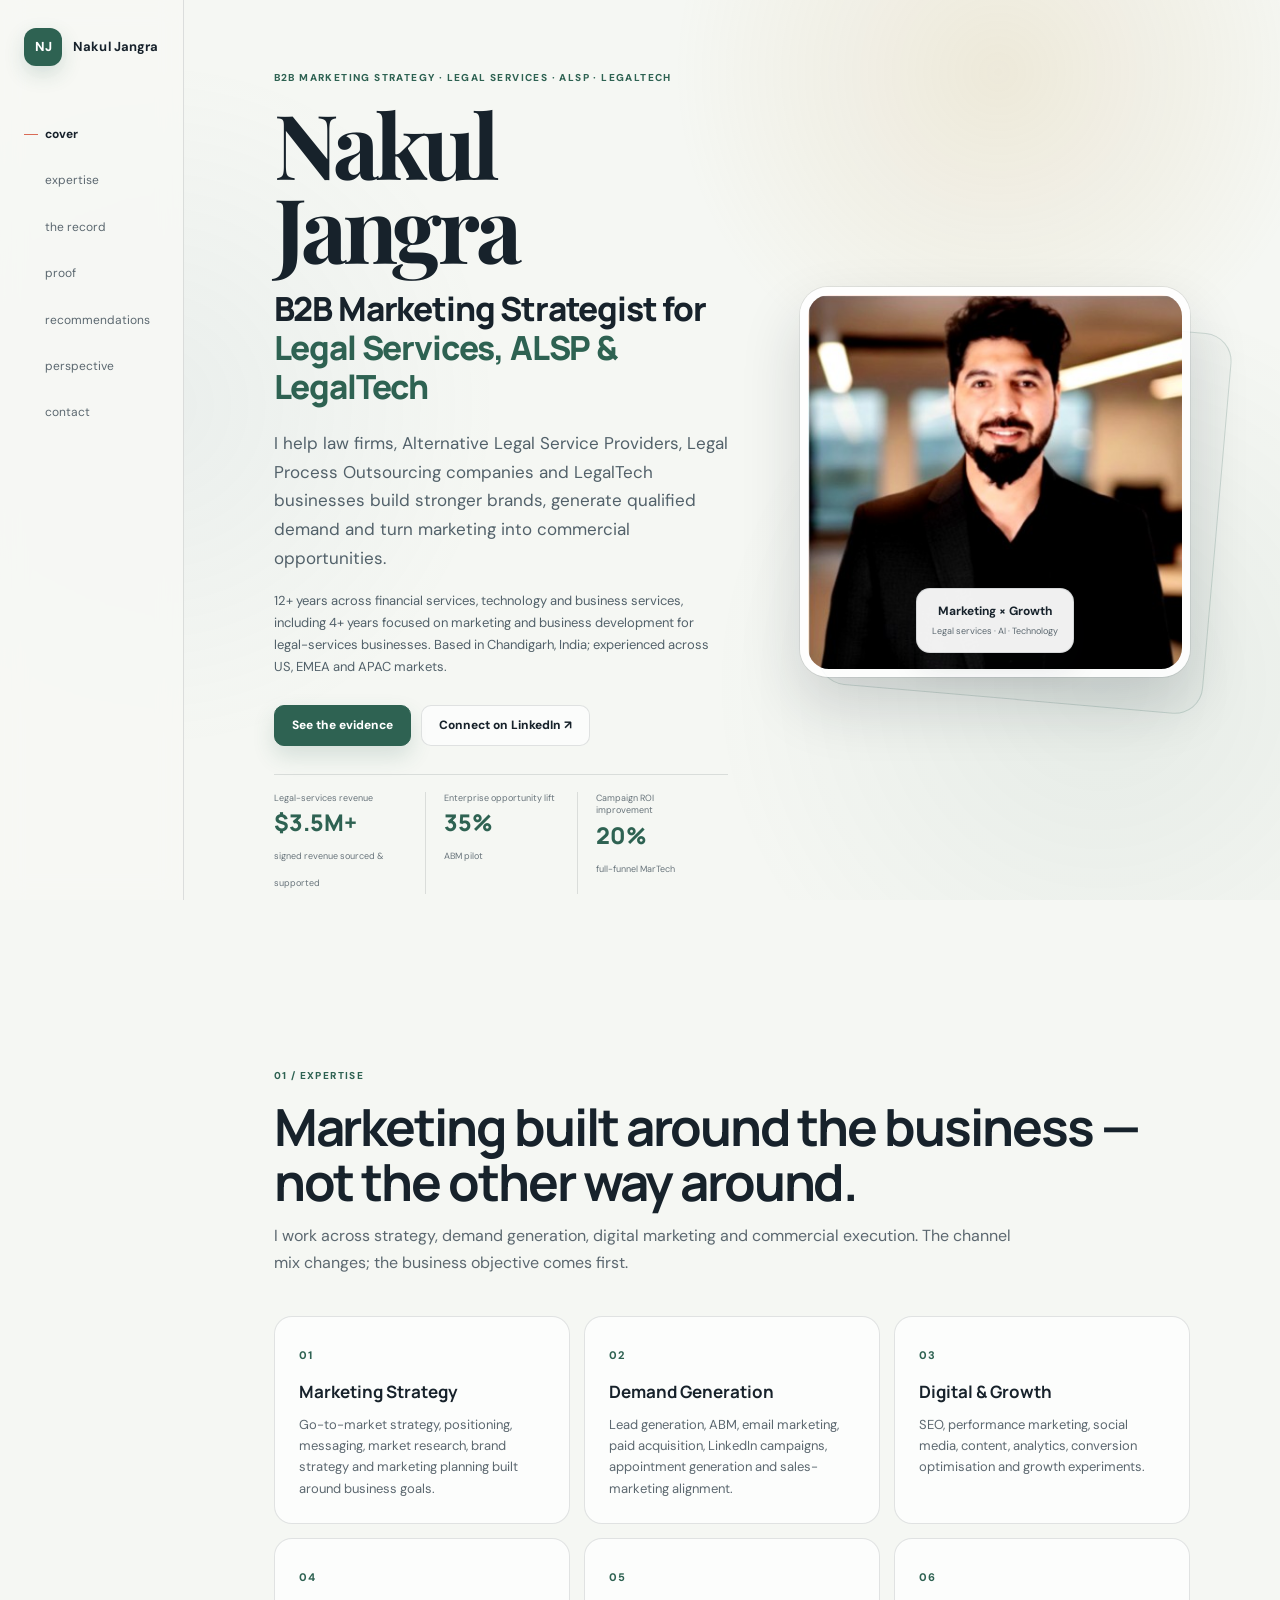
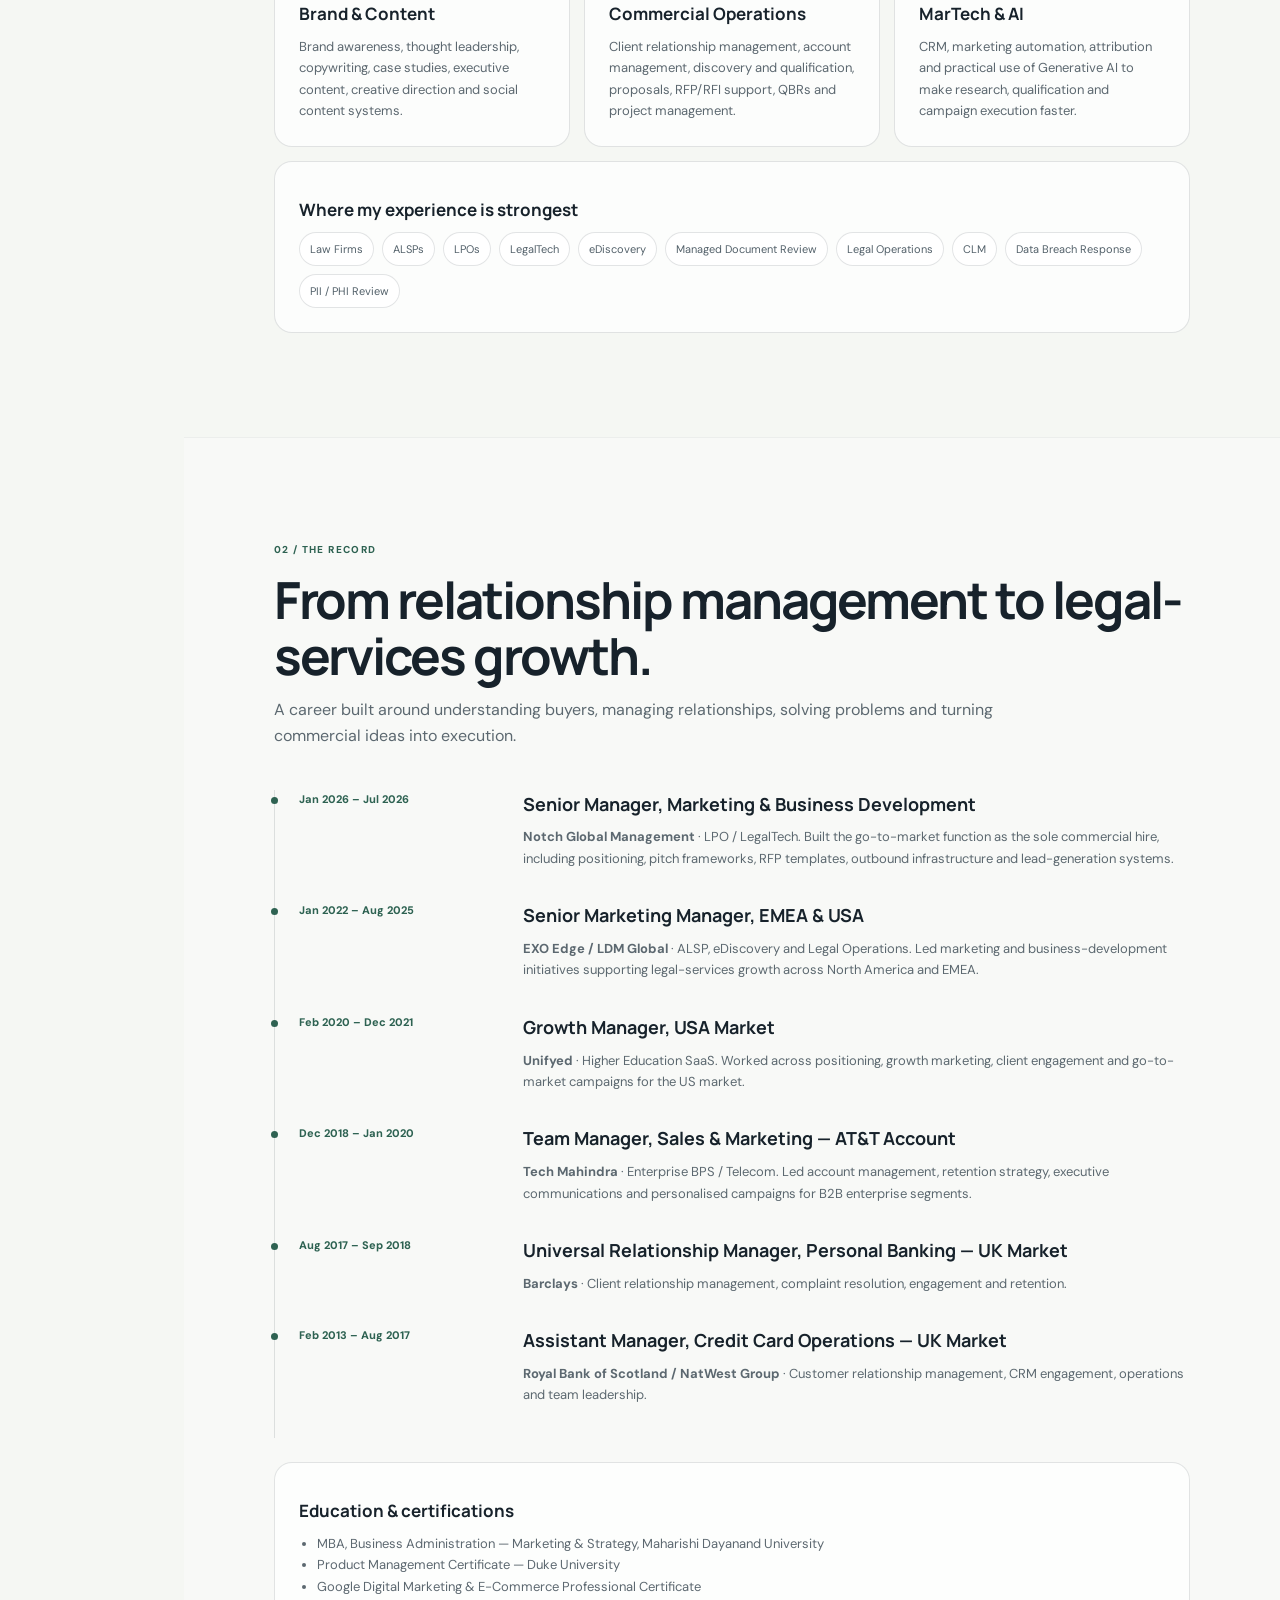
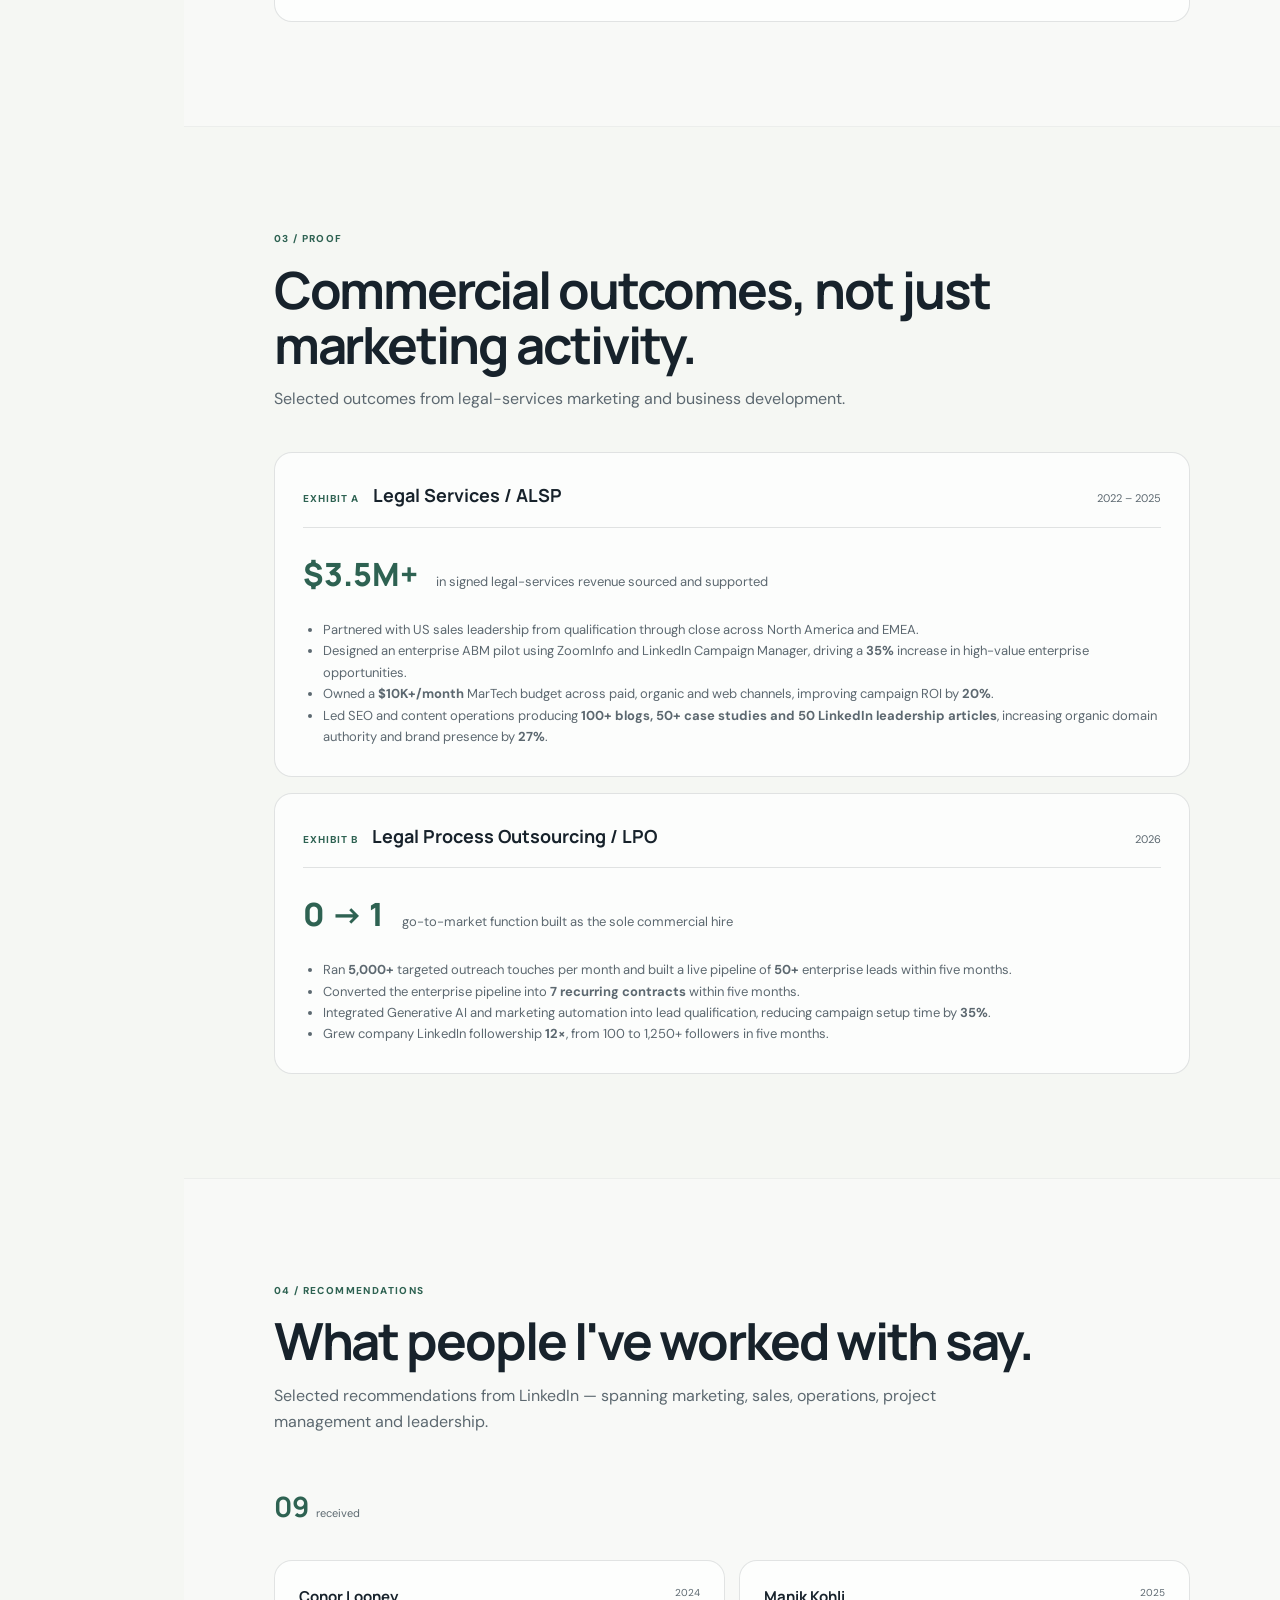
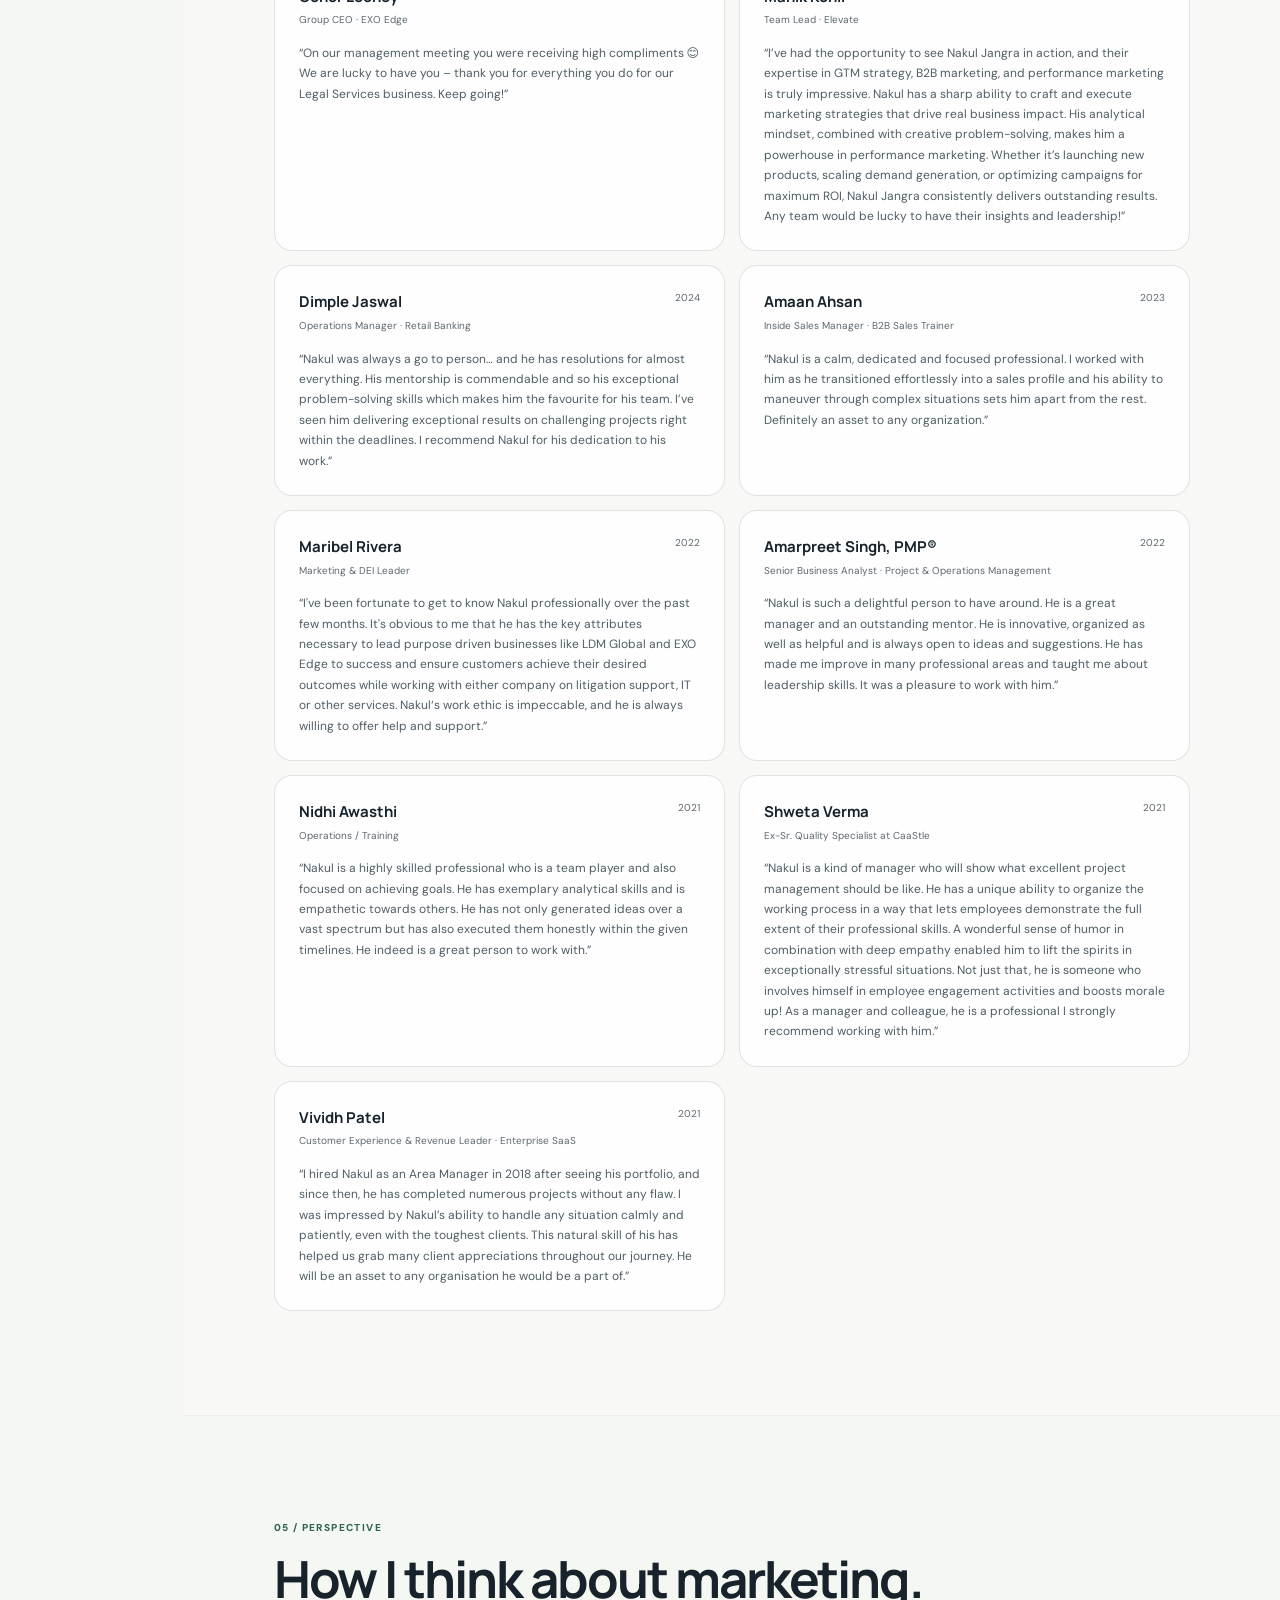
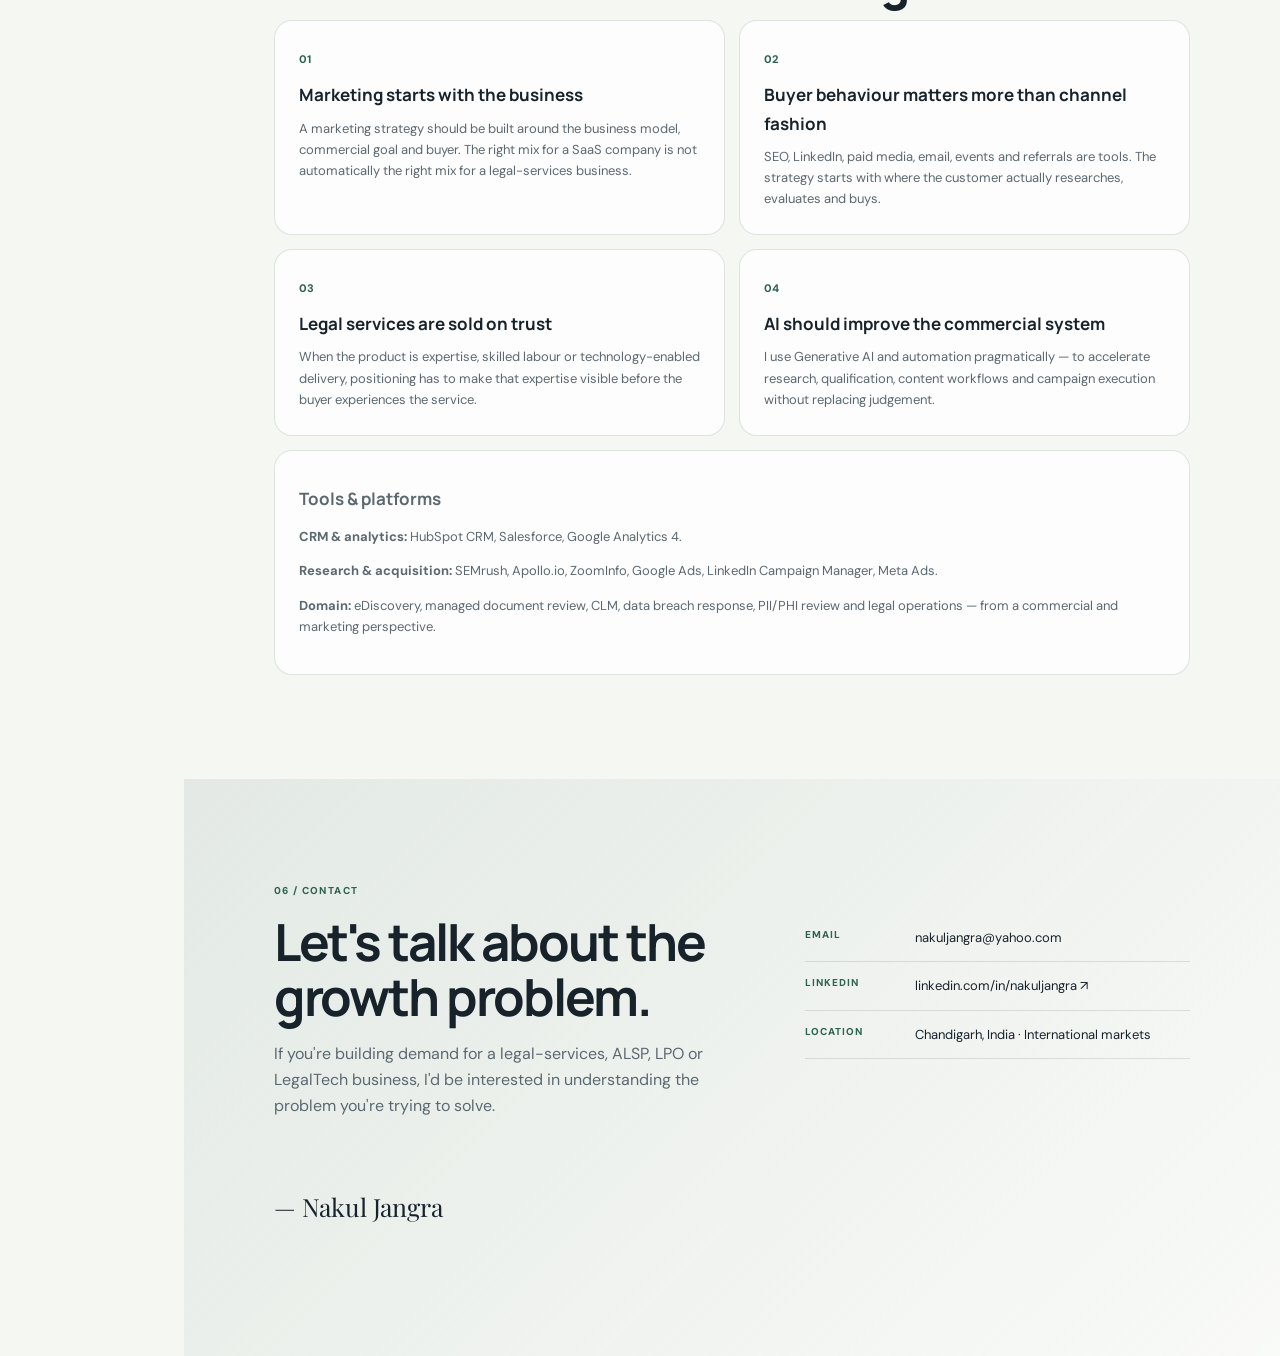
<file: index.html>
<!DOCTYPE html>
<html lang="en">
<head>
<meta charset="UTF-8">
<meta name="viewport" content="width=device-width, initial-scale=1.0">
<title>Nakul Jangra | B2B Marketing Strategist</title>
<meta name="description" content="Nakul Jangra — B2B Marketing Strategist for Legal Services, ALSP, LPO and LegalTech. Marketing strategy, demand generation, growth and commercial execution.">
<link rel="preconnect" href="https://fonts.googleapis.com">
<link rel="preconnect" href="https://fonts.gstatic.com" crossorigin>
<link href="https://fonts.googleapis.com/css2?family=DM+Sans:wght@400;500;600;700&family=Manrope:wght@500;600;700;800&family=Playfair+Display:wght@600;700&display=swap" rel="stylesheet">
<style>
:root{--bg:#f5f7f3;--surface:#fff;--ink:#17222b;--muted:#5c6870;--line:rgba(23,34,43,.12);--green:#2e6252;--green-dark:#214b3f;--gold:#c9a35a;--nav:184px;--max:1180px}
*{box-sizing:border-box}
html{scroll-behavior:smooth}
body{margin:0;color:var(--ink);background:var(--bg);font-family:"DM Sans",system-ui,sans-serif;font-size:16px;line-height:1.65;-webkit-font-smoothing:antialiased}
body::before{content:"";position:fixed;inset:0;pointer-events:none;z-index:-1;background:radial-gradient(circle at 78% 8%,rgba(201,163,90,.16),transparent 25%),radial-gradient(circle at 12% 45%,rgba(111,145,166,.08),transparent 28%),radial-gradient(circle at 86% 76%,rgba(46,98,82,.08),transparent 30%)}
a{color:inherit}
.index{position:fixed;left:0;top:0;width:var(--nav);height:100vh;padding:28px 24px;border-right:1px solid var(--line);background:rgba(247,248,245,.92);backdrop-filter:blur(12px);z-index:50}
.brand{display:flex;align-items:center;gap:11px;text-decoration:none;margin-bottom:54px}
.brand__mark{display:grid;place-items:center;width:38px;height:38px;border-radius:12px;background:var(--green);color:white;font-weight:800;font-size:13px;box-shadow:0 8px 20px rgba(46,98,82,.18)}
.brand__name{font-size:13px;font-weight:700;letter-spacing:.01em}
.index__list{list-style:none;margin:0;padding:0;display:flex;flex-direction:column;gap:20px}
.index__link{font-size:12px;text-decoration:none;color:var(--muted);transition:.2s}
.index__link::before{content:"";display:inline-block;width:14px;height:1px;background:transparent;vertical-align:middle;margin-right:7px;transition:.2s}
.index__link:hover,.index__link.is-active{color:var(--ink);font-weight:700}
.index__link.is-active::before{background:#d96b55}
main{margin-left:var(--nav)}
.section{padding:104px 7vw;max-width:1500px;margin:auto}
.hero{min-height:100vh;display:flex;align-items:center;padding-top:70px;padding-bottom:70px;overflow:hidden}
.hero__inner{width:min(100%,var(--max));margin:auto;display:grid;grid-template-columns:minmax(0,1.12fr) minmax(390px,.88fr);gap:72px;align-items:center}
.hero__copy{min-width:0}
.eyebrow,.section-kicker{margin:0 0 14px;color:var(--green);font-size:10px;font-weight:800;letter-spacing:.14em;text-transform:uppercase}
.name{font-family:"Playfair Display",Georgia,serif;font-size:clamp(58px,7vw,94px);line-height:.94;letter-spacing:-.045em;margin:0 0 20px;font-weight:700}
.role{font-family:Manrope,system-ui,sans-serif;font-size:clamp(24px,2.6vw,36px);font-weight:800;line-height:1.18;letter-spacing:-.035em;margin:0 0 22px;max-width:720px}
.role span{color:var(--green)}
.dek{font-size:17px;line-height:1.7;color:#52616a;max-width:720px;margin:0 0 17px}
.dek--small{font-size:13px;line-height:1.7;max-width:650px;margin-bottom:26px}
.hero__actions{display:flex;gap:10px;flex-wrap:wrap;margin-bottom:28px}
.button{display:inline-flex;align-items:center;justify-content:center;min-height:40px;padding:10px 17px;border-radius:10px;text-decoration:none;font-size:12px;font-weight:800;border:1px solid var(--line);transition:transform .2s,box-shadow .2s,background .2s}
.button:hover{transform:translateY(-2px)}
.button--primary{background:var(--green);color:#fff;border-color:var(--green);box-shadow:0 10px 22px rgba(46,98,82,.16)}
.button--primary:hover{background:var(--green-dark)}
.button--ghost{background:rgba(255,255,255,.62)}
.ledger-strip{display:grid;grid-template-columns:repeat(3,minmax(0,1fr));width:100%;border-top:1px solid var(--line);margin:0;padding-top:17px}
.ledger-strip__item{padding:0 18px 0 0;min-width:0}
.ledger-strip__item+ .ledger-strip__item{border-left:1px solid var(--line);padding-left:18px}
.ledger-strip dt{font-size:9px;color:#68747b;line-height:1.35;margin-bottom:7px}
.ledger-strip dd{font-family:Manrope,sans-serif;font-size:23px;line-height:1;margin:0 0 7px;color:var(--green);font-weight:800}
.ledger-strip span{font-size:9px;color:#68747b;line-height:1.35}
.hero__portrait{position:relative;justify-self:end;width:min(100%,430px);z-index:2}
.portrait__frame{position:relative;border-radius:28px;padding:8px;background:rgba(255,255,255,.88);box-shadow:0 28px 60px rgba(23,34,43,.16),0 0 0 1px rgba(23,34,43,.08)}
.hero__portrait img{display:block;width:100%;aspect-ratio:1/1;object-fit:cover;border-radius:21px}
.portrait__halo{position:absolute;inset:8% -7% -6% 8%;border:1px solid rgba(46,98,82,.18);border-radius:28px;transform:rotate(5deg);z-index:-1;background:rgba(46,98,82,.025)}
.portrait__badge{position:absolute;left:50%;bottom:24px;transform:translateX(-50%);background:rgba(255,255,255,.94);border:1px solid var(--line);border-radius:14px;padding:13px 15px;box-shadow:0 15px 30px rgba(23,34,43,.1);display:grid;gap:2px}
.portrait__badge strong{font-size:12px;text-align:center}
.portrait__badge span{font-size:9px;color:var(--muted);text-align:center}
.section--tint{background:rgba(255,255,255,.32);border-top:1px solid rgba(23,34,43,.05);border-bottom:1px solid rgba(23,34,43,.05)}
.col--wide{width:min(100%,var(--max));margin:auto}
.section-title{font-family:Manrope,sans-serif;font-size:clamp(30px,4vw,52px);line-height:1.08;letter-spacing:-.04em;margin:0 0 14px}
.section-intro{max-width:760px;color:var(--muted);margin:0 0 40px}
.capability-grid{display:grid;grid-template-columns:repeat(3,1fr);gap:14px}
.capability,.notes-grid article,.recommendation,.exhibit,.credentials,.skills,.audience-block{background:rgba(255,255,255,.72);border:1px solid var(--line);border-radius:18px}
.capability{padding:24px}
.capability__number{color:var(--green);font-size:11px;font-weight:800;letter-spacing:.1em}
.capability h3,.notes-grid h3,.audience-block h3,.skills h3,.credentials h3{margin:10px 0 8px;font-family:Manrope,sans-serif;font-size:17px}
.capability p,.notes-grid p{color:var(--muted);font-size:13px;margin:0}
.audience-block{margin-top:14px;padding:24px}
.tag-list{display:flex;flex-wrap:wrap;gap:8px}
.tag-list span{padding:7px 10px;border:1px solid var(--line);border-radius:999px;font-size:11px;color:#53616a;background:#fff}
.timeline{list-style:none;margin:0;padding:0;border-left:1px solid var(--line)}
.timeline li{display:grid;grid-template-columns:190px 1fr;gap:34px;padding:0 0 32px 24px;position:relative}
.timeline li::before{content:"";position:absolute;left:-4px;top:7px;width:7px;height:7px;border-radius:50%;background:var(--green)}
.timeline__when{font-size:11px;font-weight:800;color:var(--green)}
.timeline__what h3{font-family:Manrope,sans-serif;margin:0 0 7px;font-size:18px}
.timeline__what p{margin:0;color:var(--muted);font-size:13px}
.credentials{margin-top:24px;padding:24px}
.credentials ul{margin:0;padding-left:18px;color:var(--muted);font-size:13px}
.exhibit{padding:28px;margin-top:16px}
.exhibit__head{display:grid;grid-template-columns:auto 1fr auto;gap:14px;align-items:baseline;border-bottom:1px solid var(--line);padding-bottom:16px;margin-bottom:20px}
.exhibit__label{color:var(--green);font-size:10px;font-weight:800;text-transform:uppercase;letter-spacing:.1em}
.exhibit__head h3{margin:0;font-family:Manrope,sans-serif;font-size:18px}
.exhibit__when{font-size:11px;color:var(--muted)}
.exhibit__stat{display:flex;gap:18px;align-items:baseline;margin-bottom:18px}
.exhibit__number{font-family:Manrope,sans-serif;font-size:32px;font-weight:800;color:var(--green)}
.exhibit__stat span:last-child{color:var(--muted);font-size:13px}
.exhibit ul{margin:0;padding-left:20px;color:var(--muted);font-size:13px}
.recommendations__heading{margin-bottom:30px}
.rec-count{display:inline-flex;align-items:baseline;gap:7px;margin-top:8px;color:var(--muted)}
.rec-count strong{font-family:Manrope,sans-serif;font-size:28px;color:var(--green)}
.rec-count span{font-size:11px}
.recommendation-grid{display:grid;grid-template-columns:repeat(2,1fr);gap:14px}
.recommendation{padding:24px}
.rec-top{display:flex;justify-content:space-between;gap:15px;align-items:flex-start;margin-bottom:14px}
.rec-top h3{font-family:Manrope,sans-serif;font-size:15px;margin:0 0 3px}
.rec-top p,.rec-top>span{font-size:10px;color:var(--muted);margin:0}
.recommendation blockquote{margin:0;color:#4f5d65;font-size:12px;line-height:1.7}
.notes-grid{display:grid;grid-template-columns:repeat(2,1fr);gap:14px}
.notes-grid article{padding:24px}
.notes-grid article>span{font-size:11px;color:var(--green);font-weight:800}
.skills{padding:24px;margin-top:14px;color:var(--muted);font-size:13px}
.contact{background:linear-gradient(135deg,rgba(46,98,82,.09),rgba(255,255,255,.45))}
.contact__grid{display:grid;grid-template-columns:1.1fr .9fr;gap:60px;align-items:start}
.contact__lead{color:var(--muted);max-width:620px}
.contact__list{margin:0}
.contact__list div{display:grid;grid-template-columns:90px 1fr;gap:20px;padding:13px 0;border-bottom:1px solid var(--line)}
.contact__list dt{font-size:10px;text-transform:uppercase;letter-spacing:.1em;color:var(--green);font-weight:800}
.contact__list dd{margin:0;font-size:13px}
.contact__list a{text-decoration:none}
.signoff{font-family:"Playfair Display",Georgia,serif;font-size:25px;margin-top:50px}
@media(max-width:1050px){:root{--nav:0px}.index{position:sticky;top:0;width:100%;height:auto;padding:12px 18px;display:flex;align-items:center;justify-content:space-between}.brand{margin:0}.index__list{flex-direction:row;gap:14px;overflow:auto}.index__link{white-space:nowrap}.index__link::before{display:none}main{margin-left:0}.section{padding:80px 5vw}.hero__inner{grid-template-columns:1fr 360px;gap:45px}}
@media(max-width:760px){.hero{padding-top:55px}.hero__inner{grid-template-columns:1fr;gap:40px}.hero__portrait{justify-self:center;order:2;width:min(100%,390px)}.portrait__badge{left:50%;top:50%;transform:translate(-50%,-50%)}.ledger-strip{grid-template-columns:1fr;gap:14px}.ledger-strip__item+ .ledger-strip__item{border-left:0;border-top:1px solid var(--line);padding-left:0;padding-top:14px}.capability-grid,.recommendation-grid,.notes-grid{grid-template-columns:1fr}.timeline li{grid-template-columns:1fr;gap:5px;padding-left:20px}.contact__grid{grid-template-columns:1fr;gap:30px}.exhibit__head{grid-template-columns:1fr;gap:5px}.exhibit__stat{display:block}.exhibit__number{display:block;margin-bottom:7px}.index__list{max-width:62vw}}
@media(prefers-reduced-motion:reduce){html{scroll-behavior:auto}*{transition:none!important}}
</style>
<script type="application/ld+json">{"@context":"https://schema.org","@type":"Person","name":"Nakul Jangra","url":"https://nakuljangra.github.io/","image":"[data-uri]","jobTitle":"B2B Marketing Strategist","description":"B2B Marketing Strategist specialising in legal services, Alternative Legal Service Providers, Legal Process Outsourcing, LegalTech and eDiscovery.","email":"mailto:nakuljangra@yahoo.com","sameAs":["https://www.linkedin.com/in/nakuljangra/"]}</script>
</head>
<body>
<nav class="index" aria-label="Section navigation"><a class="brand" href="#brief"><span class="brand__mark">NJ</span><span class="brand__name">Nakul Jangra</span></a><ul class="index__list"><li><a href="#brief" class="index__link is-active">cover</a></li><li><a href="#specialisation" class="index__link">expertise</a></li><li><a href="#record" class="index__link">the record</a></li><li><a href="#exhibits" class="index__link">proof</a></li><li><a href="#recommendations" class="index__link">recommendations</a></li><li><a href="#notes" class="index__link">perspective</a></li><li><a href="#contact" class="index__link">contact</a></li></ul></nav>
<main>
<section id="brief" class="section hero"><div class="hero__inner"><div class="hero__copy"><p class="eyebrow">B2B marketing strategy · Legal services · ALSP · LegalTech</p><h1 class="name">Nakul Jangra</h1><p class="role">B2B Marketing Strategist for <span>Legal Services, ALSP &amp; LegalTech</span></p><p class="dek">I help law firms, Alternative Legal Service Providers, Legal Process Outsourcing companies and LegalTech businesses build stronger brands, generate qualified demand and turn marketing into commercial opportunities.</p><p class="dek dek--small">12+ years across financial services, technology and business services, including 4+ years focused on marketing and business development for legal-services businesses. Based in Chandigarh, India; experienced across US, EMEA and APAC markets.</p><div class="hero__actions"><a class="button button--primary" href="#proof">See the evidence</a><a class="button button--ghost" href="https://www.linkedin.com/in/nakuljangra/" target="_blank" rel="noopener">Connect on LinkedIn ↗</a></div><dl class="ledger-strip"><div class="ledger-strip__item"><dt>Legal-services revenue</dt><dd>$3.5M+</dd><span>signed revenue sourced &amp; supported</span></div><div class="ledger-strip__item"><dt>Enterprise opportunity lift</dt><dd>35%</dd><span>ABM pilot</span></div><div class="ledger-strip__item"><dt>Campaign ROI improvement</dt><dd>20%</dd><span>full-funnel MarTech</span></div></dl></div><div class="hero__portrait"><div class="portrait__halo"></div><div class="portrait__frame"><img src="[data-uri]" alt="Nakul Jangra — B2B Marketing Strategist"></div><div class="portrait__badge"><strong>Marketing × Growth</strong><span>Legal services · AI · Technology</span></div></div></div></section>
<section id="specialisation" class="section"><div class="col--wide"><p class="section-kicker">01 / Expertise</p><h2 class="section-title">Marketing built around the business — not the other way around.</h2><p class="section-intro">I work across strategy, demand generation, digital marketing and commercial execution. The channel mix changes; the business objective comes first.</p><div class="capability-grid"><article class="capability"><span class="capability__number">01</span><h3>Marketing Strategy</h3><p>Go-to-market strategy, positioning, messaging, market research, brand strategy and marketing planning built around business goals.</p></article><article class="capability"><span class="capability__number">02</span><h3>Demand Generation</h3><p>Lead generation, ABM, email marketing, paid acquisition, LinkedIn campaigns, appointment generation and sales-marketing alignment.</p></article><article class="capability"><span class="capability__number">03</span><h3>Digital &amp; Growth</h3><p>SEO, performance marketing, social media, content, analytics, conversion optimisation and growth experiments.</p></article><article class="capability"><span class="capability__number">04</span><h3>Brand &amp; Content</h3><p>Brand awareness, thought leadership, copywriting, case studies, executive content, creative direction and social content systems.</p></article><article class="capability"><span class="capability__number">05</span><h3>Commercial Operations</h3><p>Client relationship management, account management, discovery and qualification, proposals, RFP/RFI support, QBRs and project management.</p></article><article class="capability"><span class="capability__number">06</span><h3>MarTech &amp; AI</h3><p>CRM, marketing automation, attribution and practical use of Generative AI to make research, qualification and campaign execution faster.</p></article></div><div class="audience-block"><h3>Where my experience is strongest</h3><div class="tag-list"><span>Law Firms</span><span>ALSPs</span><span>LPOs</span><span>LegalTech</span><span>eDiscovery</span><span>Managed Document Review</span><span>Legal Operations</span><span>CLM</span><span>Data Breach Response</span><span>PII / PHI Review</span></div></div></div></section>
<section id="record" class="section section--tint"><div class="col--wide"><p class="section-kicker">02 / The record</p><h2 class="section-title">From relationship management to legal-services growth.</h2><p class="section-intro">A career built around understanding buyers, managing relationships, solving problems and turning commercial ideas into execution.</p><ol class="timeline"><li><div class="timeline__when">Jan 2026 – Jul 2026</div><div class="timeline__what"><h3>Senior Manager, Marketing &amp; Business Development</h3><p><strong>Notch Global Management</strong> · LPO / LegalTech. Built the go-to-market function as the sole commercial hire, including positioning, pitch frameworks, RFP templates, outbound infrastructure and lead-generation systems.</p></div></li><li><div class="timeline__when">Jan 2022 – Aug 2025</div><div class="timeline__what"><h3>Senior Marketing Manager, EMEA &amp; USA</h3><p><strong>EXO Edge / LDM Global</strong> · ALSP, eDiscovery and Legal Operations. Led marketing and business-development initiatives supporting legal-services growth across North America and EMEA.</p></div></li><li><div class="timeline__when">Feb 2020 – Dec 2021</div><div class="timeline__what"><h3>Growth Manager, USA Market</h3><p><strong>Unifyed</strong> · Higher Education SaaS. Worked across positioning, growth marketing, client engagement and go-to-market campaigns for the US market.</p></div></li><li><div class="timeline__when">Dec 2018 – Jan 2020</div><div class="timeline__what"><h3>Team Manager, Sales &amp; Marketing — AT&amp;T Account</h3><p><strong>Tech Mahindra</strong> · Enterprise BPS / Telecom. Led account management, retention strategy, executive communications and personalised campaigns for B2B enterprise segments.</p></div></li><li><div class="timeline__when">Aug 2017 – Sep 2018</div><div class="timeline__what"><h3>Universal Relationship Manager, Personal Banking — UK Market</h3><p><strong>Barclays</strong> · Client relationship management, complaint resolution, engagement and retention.</p></div></li><li><div class="timeline__when">Feb 2013 – Aug 2017</div><div class="timeline__what"><h3>Assistant Manager, Credit Card Operations — UK Market</h3><p><strong>Royal Bank of Scotland / NatWest Group</strong> · Customer relationship management, CRM engagement, operations and team leadership.</p></div></li></ol><div class="credentials"><h3>Education &amp; certifications</h3><ul><li>MBA, Business Administration — Marketing &amp; Strategy, Maharishi Dayanand University</li><li>Product Management Certificate — Duke University</li><li>Google Digital Marketing &amp; E-Commerce Professional Certificate</li></ul></div></div></section>
<section id="exhibits" class="section"><div class="col--wide"><p class="section-kicker">03 / Proof</p><h2 class="section-title">Commercial outcomes, not just marketing activity.</h2><p class="section-intro">Selected outcomes from legal-services marketing and business development.</p><article class="exhibit" id="proof"><div class="exhibit__head"><span class="exhibit__label">Exhibit A</span><h3>Legal Services / ALSP</h3><span class="exhibit__when">2022 – 2025</span></div><div class="exhibit__stat"><span class="exhibit__number">$3.5M+</span><span>in signed legal-services revenue sourced and supported</span></div><ul><li>Partnered with US sales leadership from qualification through close across North America and EMEA.</li><li>Designed an enterprise ABM pilot using ZoomInfo and LinkedIn Campaign Manager, driving a <strong>35%</strong> increase in high-value enterprise opportunities.</li><li>Owned a <strong>$10K+/month</strong> MarTech budget across paid, organic and web channels, improving campaign ROI by <strong>20%</strong>.</li><li>Led SEO and content operations producing <strong>100+ blogs, 50+ case studies and 50 LinkedIn leadership articles</strong>, increasing organic domain authority and brand presence by <strong>27%</strong>.</li></ul></article><article class="exhibit"><div class="exhibit__head"><span class="exhibit__label">Exhibit B</span><h3>Legal Process Outsourcing / LPO</h3><span class="exhibit__when">2026</span></div><div class="exhibit__stat"><span class="exhibit__number">0 → 1</span><span>go-to-market function built as the sole commercial hire</span></div><ul><li>Ran <strong>5,000+</strong> targeted outreach touches per month and built a live pipeline of <strong>50+</strong> enterprise leads within five months.</li><li>Converted the enterprise pipeline into <strong>7 recurring contracts</strong> within five months.</li><li>Integrated Generative AI and marketing automation into lead qualification, reducing campaign setup time by <strong>35%</strong>.</li><li>Grew company LinkedIn followership <strong>12×</strong>, from 100 to 1,250+ followers in five months.</li></ul></article></div></section>
<section id="recommendations" class="section section--tint"><div class="col--wide"><p class="section-kicker">04 / Recommendations</p><div class="recommendations__heading"><h2 class="section-title">What people I've worked with say.</h2><p class="section-intro">Selected recommendations from LinkedIn — spanning marketing, sales, operations, project management and leadership.</p><div class="rec-count"><strong>09</strong><span>received</span></div></div><div class="recommendation-grid">
<article class="recommendation"><div class="rec-top"><div><h3>Conor Looney</h3><p>Group CEO · EXO Edge</p></div><span>2024</span></div><blockquote>“On our management meeting you were receiving high compliments 😊 We are lucky to have you – thank you for everything you do for our Legal Services business. Keep going!”</blockquote></article>
<article class="recommendation"><div class="rec-top"><div><h3>Manik Kohli</h3><p>Team Lead · Elevate</p></div><span>2025</span></div><blockquote>“I’ve had the opportunity to see Nakul Jangra in action, and their expertise in GTM strategy, B2B marketing, and performance marketing is truly impressive. Nakul has a sharp ability to craft and execute marketing strategies that drive real business impact. His analytical mindset, combined with creative problem-solving, makes him a powerhouse in performance marketing. Whether it’s launching new products, scaling demand generation, or optimizing campaigns for maximum ROI, Nakul Jangra consistently delivers outstanding results. Any team would be lucky to have their insights and leadership!”</blockquote></article>
<article class="recommendation"><div class="rec-top"><div><h3>Dimple Jaswal</h3><p>Operations Manager · Retail Banking</p></div><span>2024</span></div><blockquote>“Nakul was always a go to person… and he has resolutions for almost everything. His mentorship is commendable and so his exceptional problem-solving skills which makes him the favourite for his team. I’ve seen him delivering exceptional results on challenging projects right within the deadlines. I recommend Nakul for his dedication to his work.”</blockquote></article>
<article class="recommendation"><div class="rec-top"><div><h3>Amaan Ahsan</h3><p>Inside Sales Manager · B2B Sales Trainer</p></div><span>2023</span></div><blockquote>“Nakul is a calm, dedicated and focused professional. I worked with him as he transitioned effortlessly into a sales profile and his ability to maneuver through complex situations sets him apart from the rest. Definitely an asset to any organization.”</blockquote></article>
<article class="recommendation"><div class="rec-top"><div><h3>Maribel Rivera</h3><p>Marketing &amp; DEI Leader</p></div><span>2022</span></div><blockquote>“I've been fortunate to get to know Nakul professionally over the past few months. It's obvious to me that he has the key attributes necessary to lead purpose driven businesses like LDM Global and EXO Edge to success and ensure customers achieve their desired outcomes while working with either company on litigation support, IT or other services. Nakul‘s work ethic is impeccable, and he is always willing to offer help and support.”</blockquote></article>
<article class="recommendation"><div class="rec-top"><div><h3>Amarpreet Singh, PMP®</h3><p>Senior Business Analyst · Project &amp; Operations Management</p></div><span>2022</span></div><blockquote>“Nakul is such a delightful person to have around. He is a great manager and an outstanding mentor. He is innovative, organized as well as helpful and is always open to ideas and suggestions. He has made me improve in many professional areas and taught me about leadership skills. It was a pleasure to work with him.”</blockquote></article>
<article class="recommendation"><div class="rec-top"><div><h3>Nidhi Awasthi</h3><p>Operations / Training</p></div><span>2021</span></div><blockquote>“Nakul is a highly skilled professional who is a team player and also focused on achieving goals. He has exemplary analytical skills and is empathetic towards others. He has not only generated ideas over a vast spectrum but has also executed them honestly within the given timelines. He indeed is a great person to work with.”</blockquote></article>
<article class="recommendation"><div class="rec-top"><div><h3>Shweta Verma</h3><p>Ex-Sr. Quality Specialist at CaaStle</p></div><span>2021</span></div><blockquote>“Nakul is a kind of manager who will show what excellent project management should be like. He has a unique ability to organize the working process in a way that lets employees demonstrate the full extent of their professional skills. A wonderful sense of humor in combination with deep empathy enabled him to lift the spirits in exceptionally stressful situations. Not just that, he is someone who involves himself in employee engagement activities and boosts morale up! As a manager and colleague, he is a professional I strongly recommend working with him.”</blockquote></article>
<article class="recommendation"><div class="rec-top"><div><h3>Vividh Patel</h3><p>Customer Experience &amp; Revenue Leader · Enterprise SaaS</p></div><span>2021</span></div><blockquote>“I hired Nakul as an Area Manager in 2018 after seeing his portfolio, and since then, he has completed numerous projects without any flaw. I was impressed by Nakul’s ability to handle any situation calmly and patiently, even with the toughest clients. This natural skill of his has helped us grab many client appreciations throughout our journey. He will be an asset to any organisation he would be a part of.”</blockquote></article>
</div></div></section>
<section id="notes" class="section"><div class="col--wide"><p class="section-kicker">05 / Perspective</p><h2 class="section-title">How I think about marketing.</h2><div class="notes-grid"><article><span>01</span><h3>Marketing starts with the business</h3><p>A marketing strategy should be built around the business model, commercial goal and buyer. The right mix for a SaaS company is not automatically the right mix for a legal-services business.</p></article><article><span>02</span><h3>Buyer behaviour matters more than channel fashion</h3><p>SEO, LinkedIn, paid media, email, events and referrals are tools. The strategy starts with where the customer actually researches, evaluates and buys.</p></article><article><span>03</span><h3>Legal services are sold on trust</h3><p>When the product is expertise, skilled labour or technology-enabled delivery, positioning has to make that expertise visible before the buyer experiences the service.</p></article><article><span>04</span><h3>AI should improve the commercial system</h3><p>I use Generative AI and automation pragmatically — to accelerate research, qualification, content workflows and campaign execution without replacing judgement.</p></article></div><div class="skills"><h3>Tools &amp; platforms</h3><p><strong>CRM &amp; analytics:</strong> HubSpot CRM, Salesforce, Google Analytics 4.</p><p><strong>Research &amp; acquisition:</strong> SEMrush, Apollo.io, ZoomInfo, Google Ads, LinkedIn Campaign Manager, Meta Ads.</p><p><strong>Domain:</strong> eDiscovery, managed document review, CLM, data breach response, PII/PHI review and legal operations — from a commercial and marketing perspective.</p></div></div></section>
<section id="contact" class="section contact"><div class="col--wide"><p class="section-kicker">06 / Contact</p><div class="contact__grid"><div><h2 class="section-title">Let's talk about the growth problem.</h2><p class="contact__lead">If you're building demand for a legal-services, ALSP, LPO or LegalTech business, I'd be interested in understanding the problem you're trying to solve.</p></div><dl class="contact__list"><div><dt>Email</dt><dd><a href="mailto:nakuljangra@yahoo.com">nakuljangra@yahoo.com</a></dd></div><div><dt>LinkedIn</dt><dd><a href="https://www.linkedin.com/in/nakuljangra/" target="_blank" rel="noopener">linkedin.com/in/nakuljangra ↗</a></dd></div><div><dt>Location</dt><dd>Chandigarh, India · International markets</dd></div></dl></div><p class="signoff">— Nakul Jangra</p></div></section>
</main>
<script>
const links=[...document.querySelectorAll('.index__link')];
const sections=links.map(a=>document.querySelector(a.getAttribute('href'))).filter(Boolean);
const observer=new IntersectionObserver(entries=>entries.forEach(e=>{if(e.isIntersecting){links.forEach(l=>l.classList.toggle('is-active',l.getAttribute('href')==='#'+e.target.id))}}),{rootMargin:'-35% 0px -55% 0px'});
sections.forEach(s=>observer.observe(s));
</script>
</body>
</html>
</file>
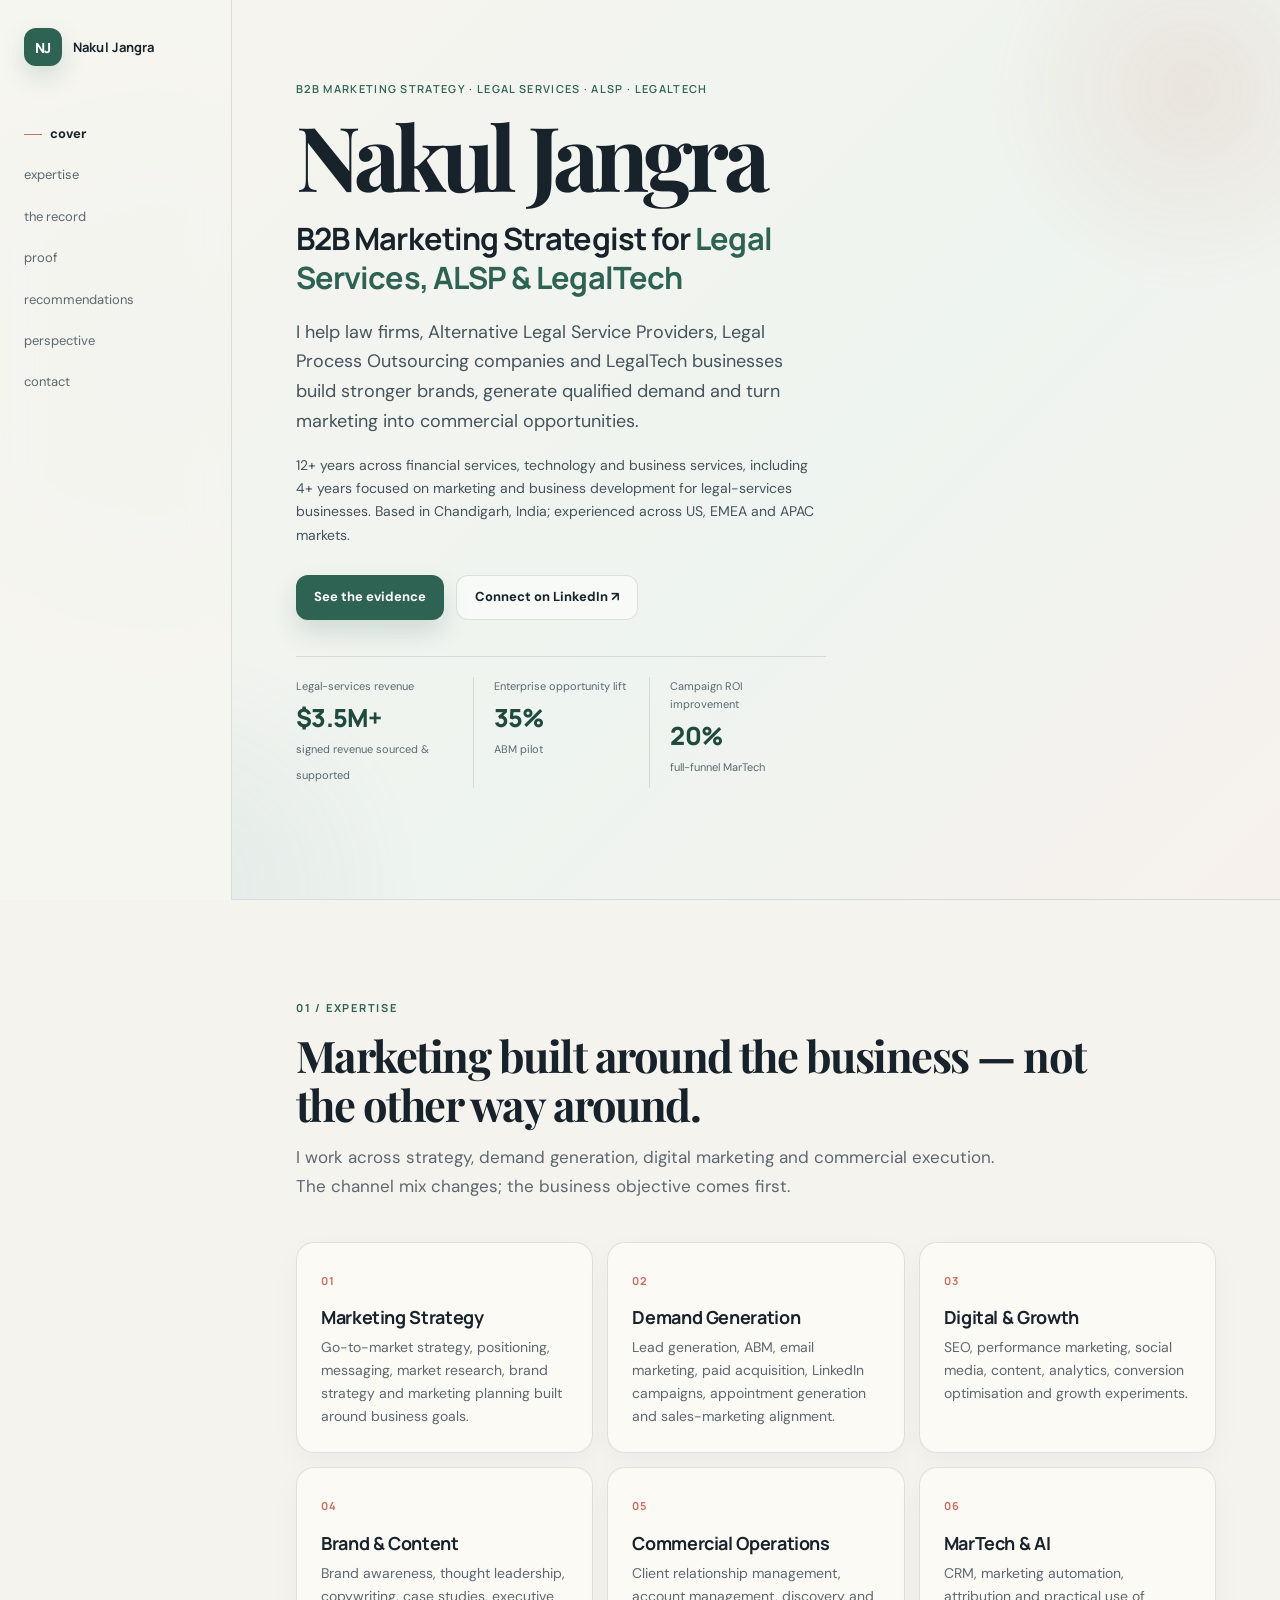
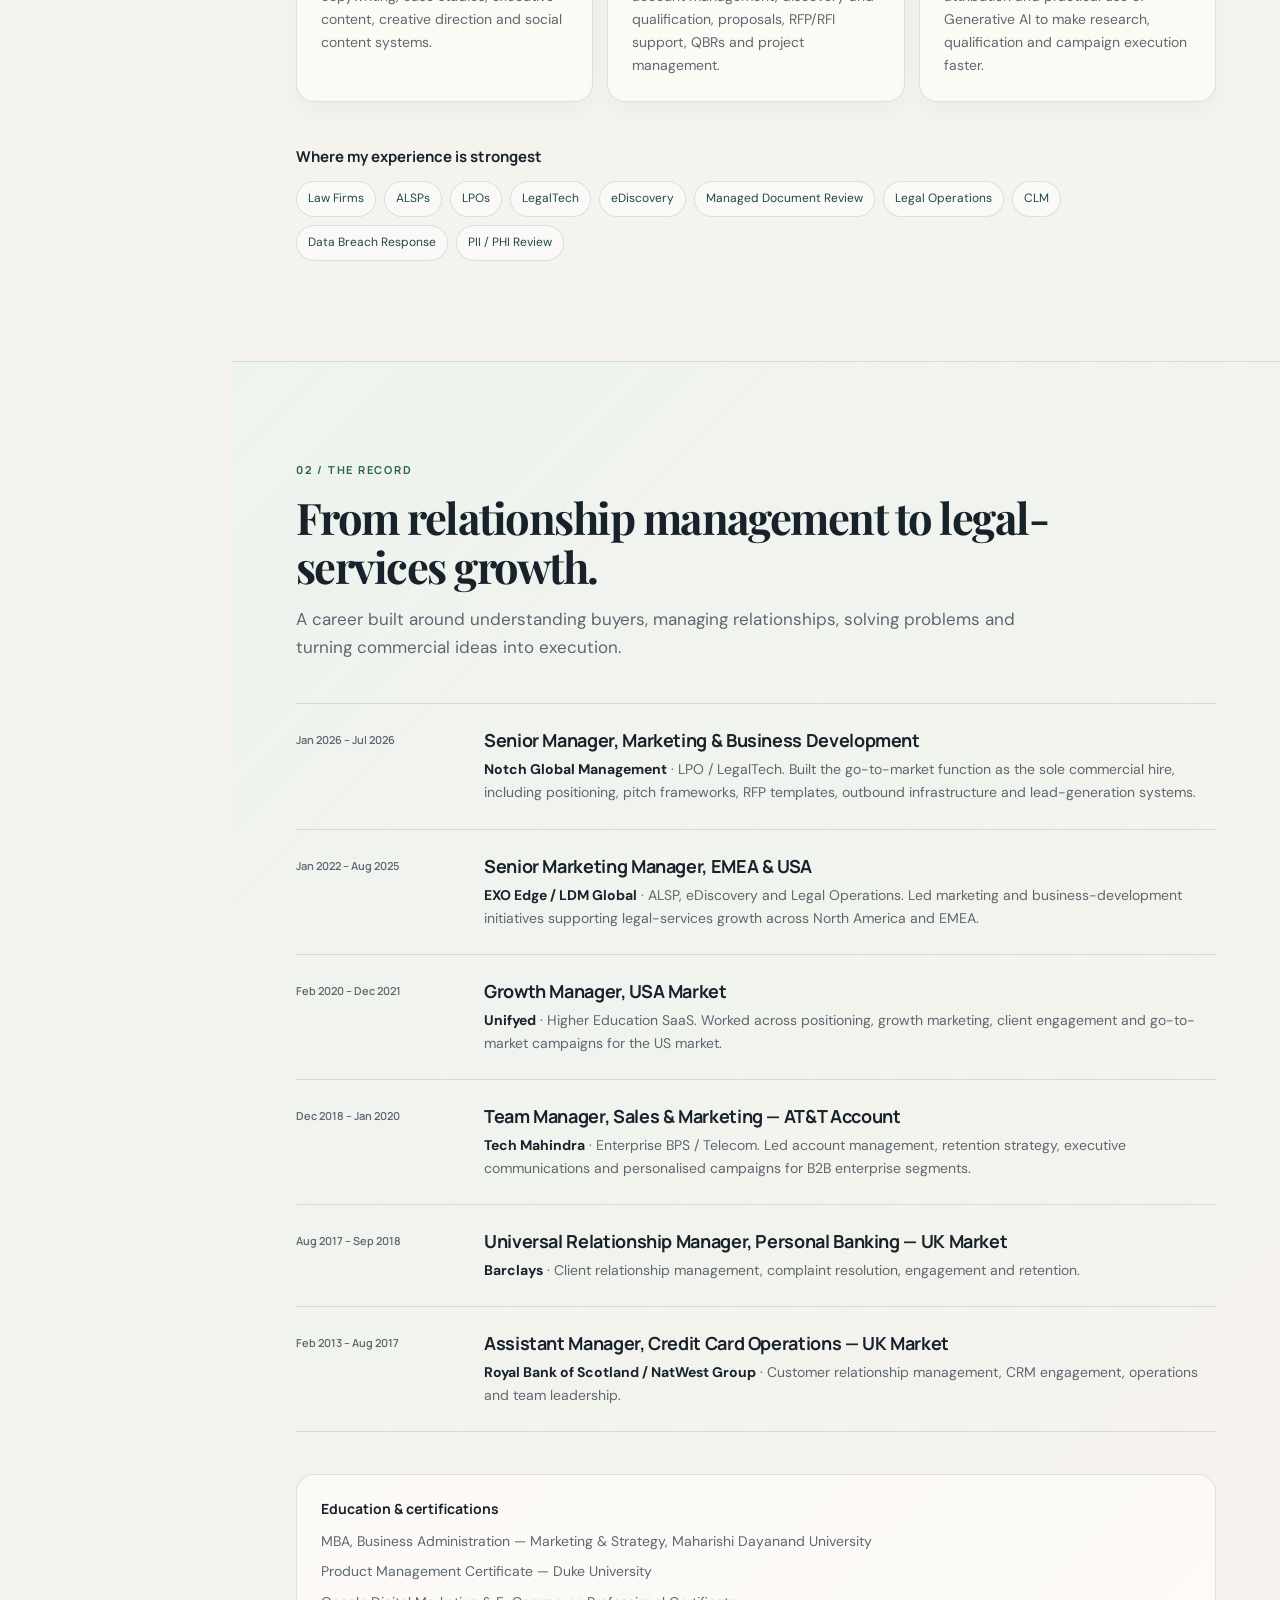
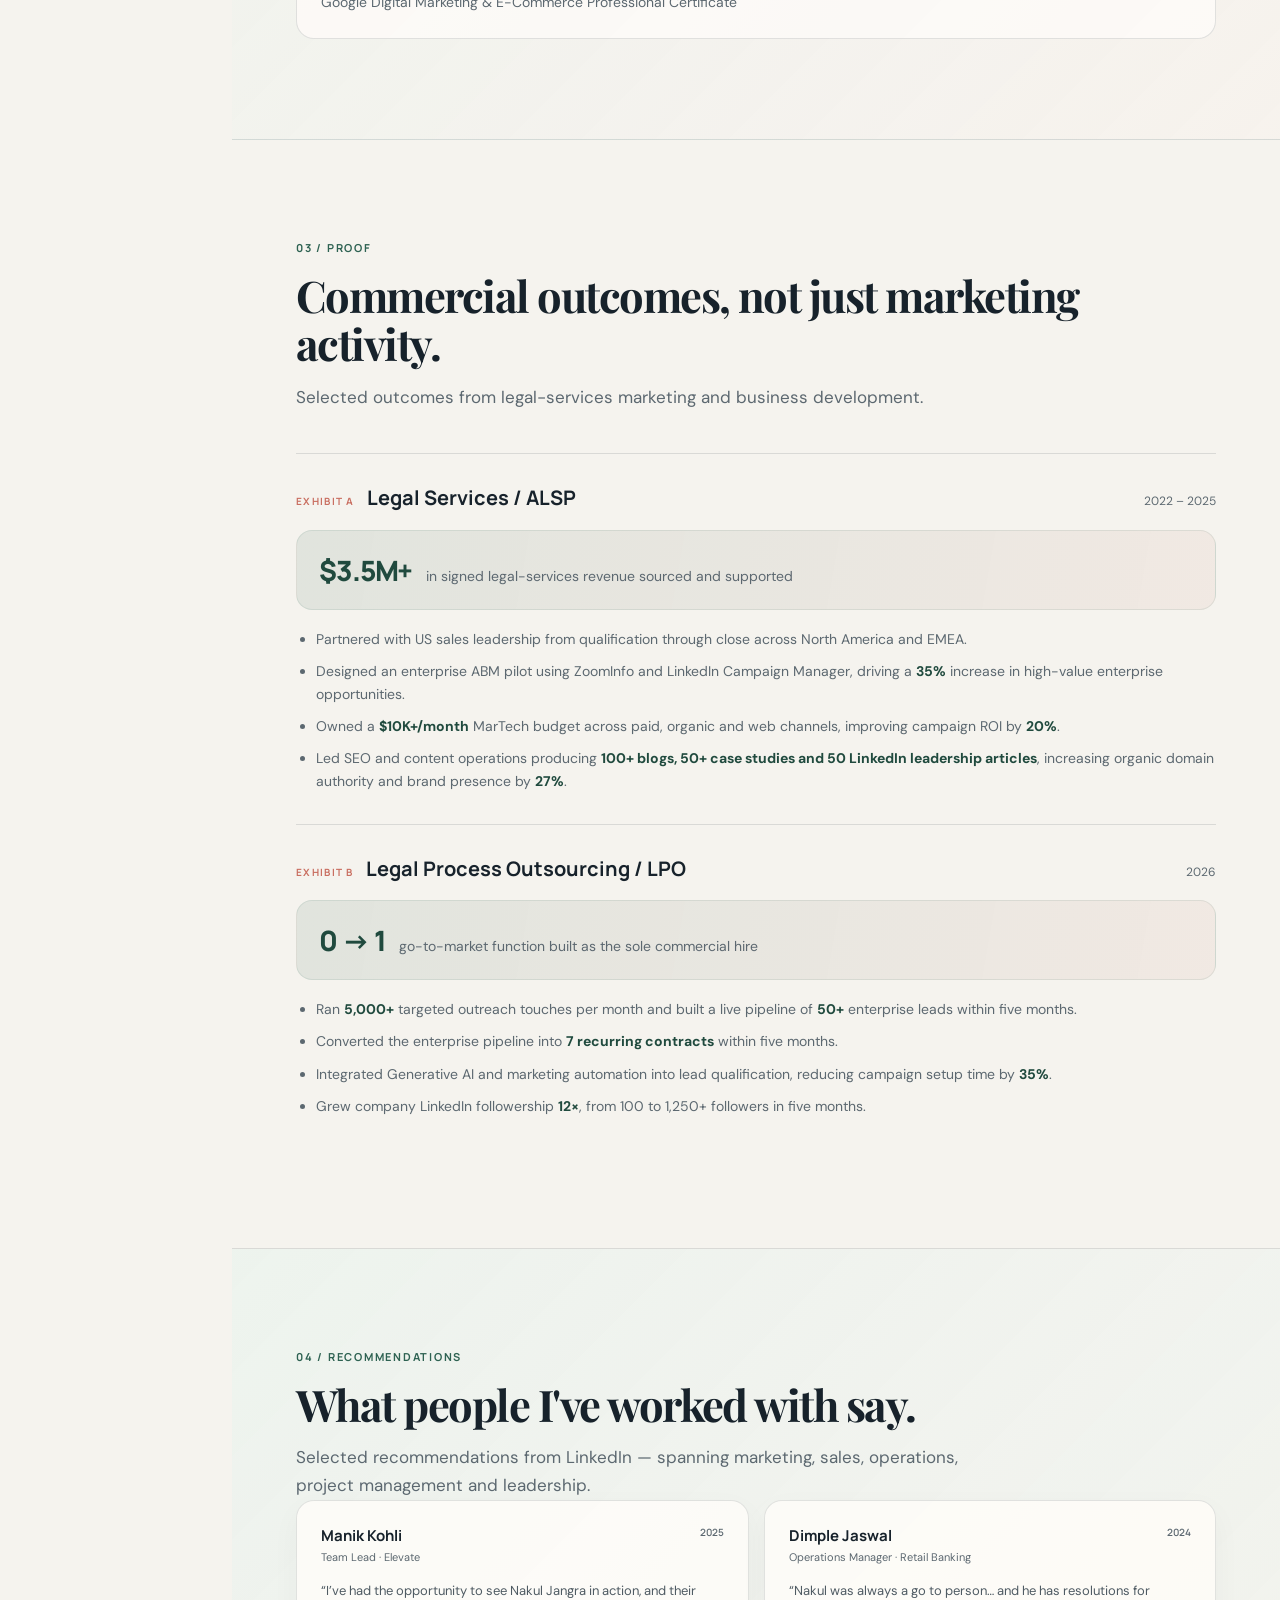
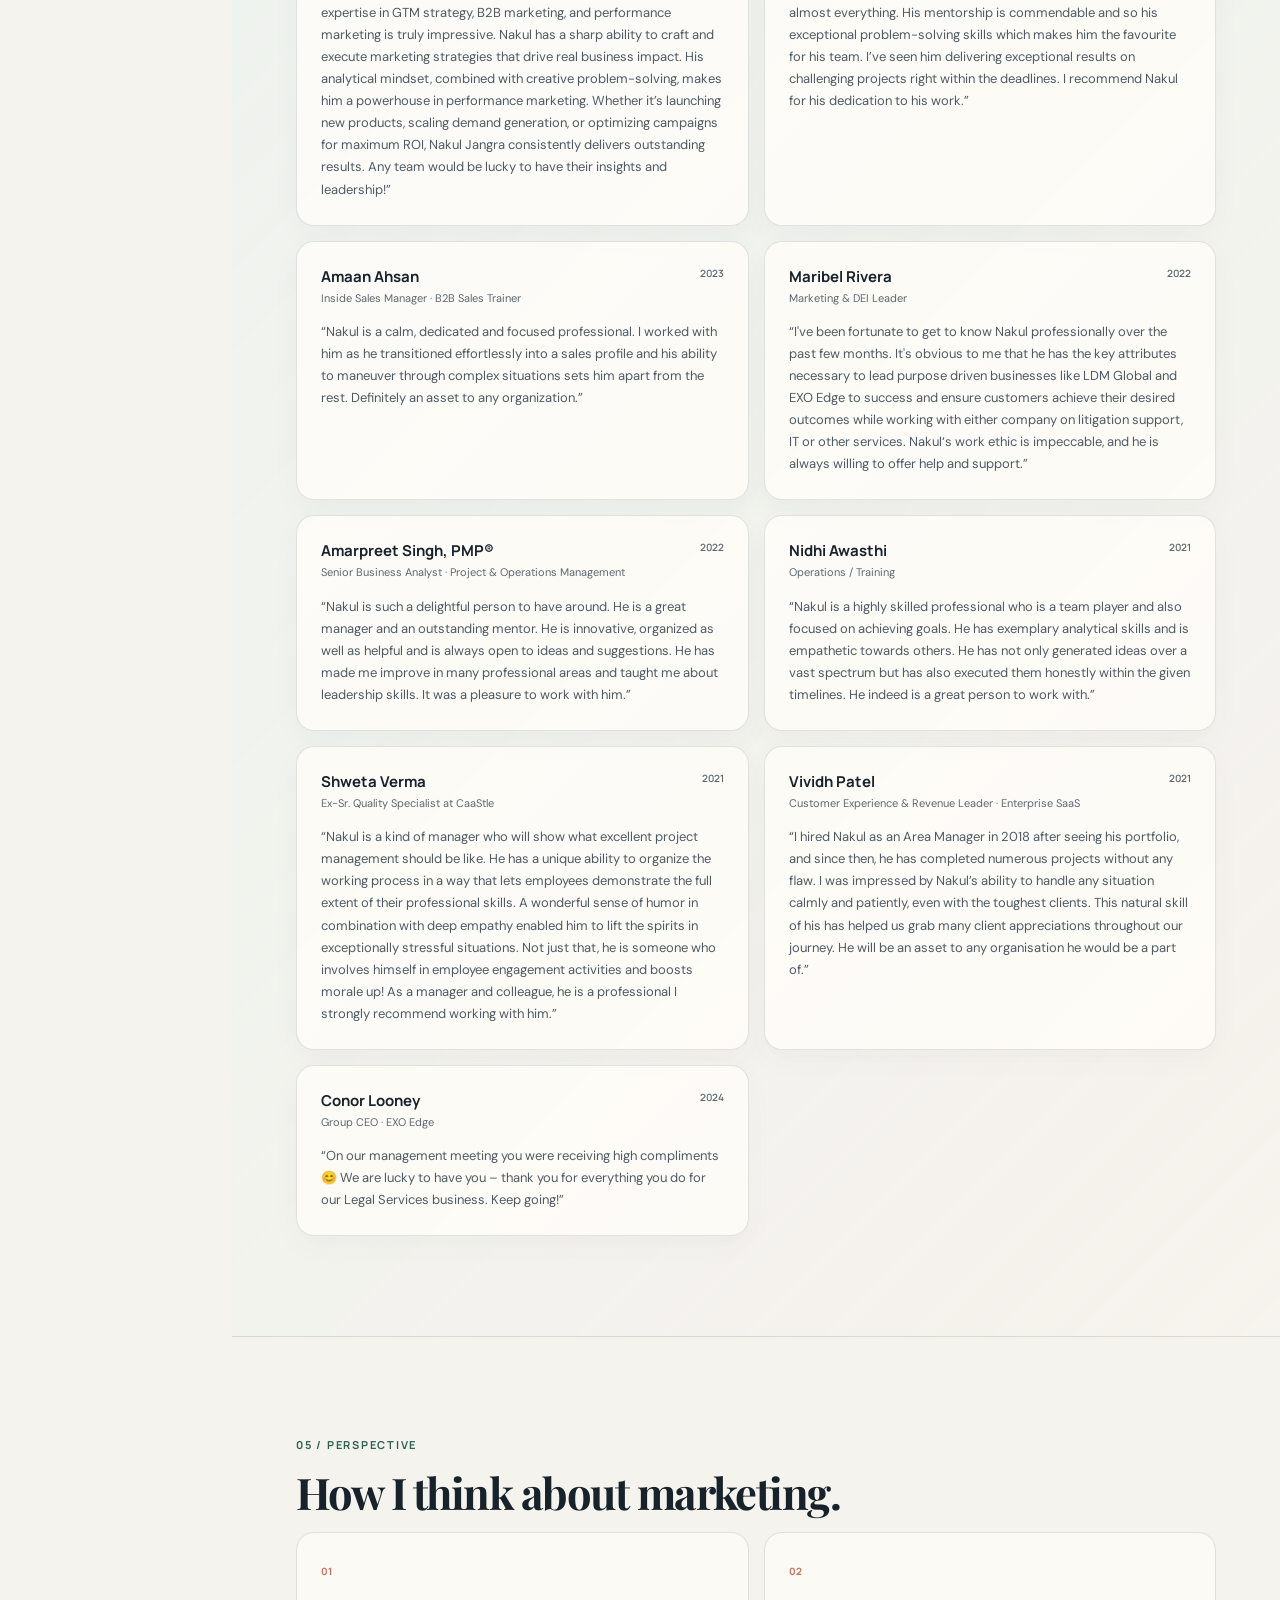
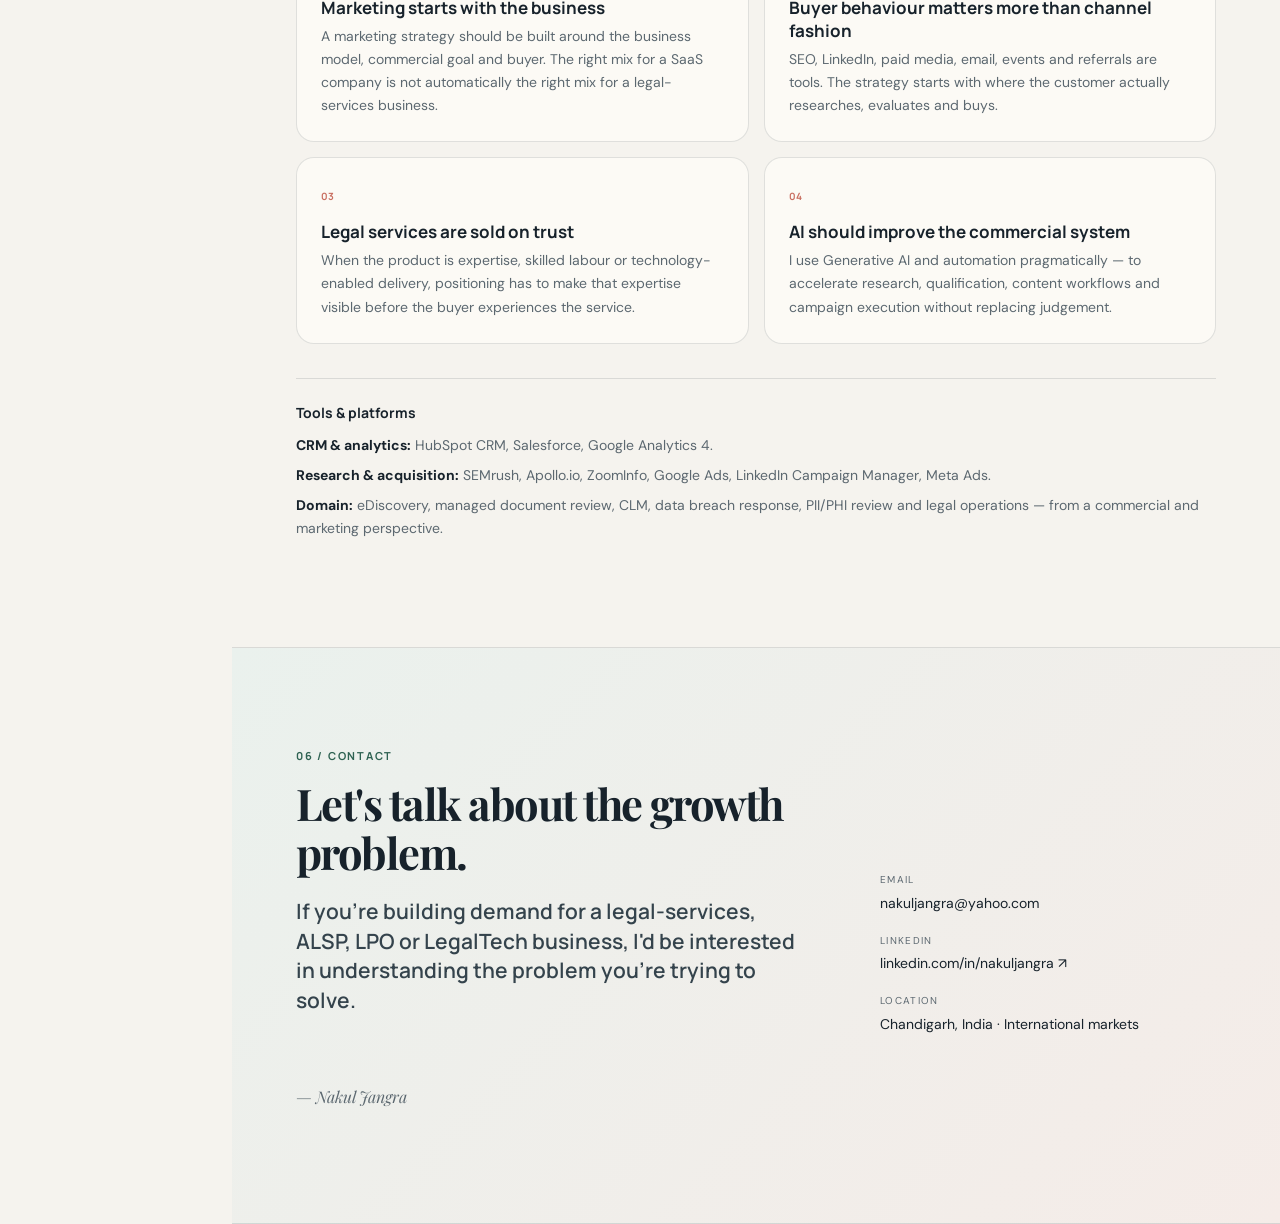
<file: index(4).html>
<!DOCTYPE html>
<html lang="en">
<head>
<meta charset="UTF-8">
<meta name="viewport" content="width=device-width, initial-scale=1.0">

<title>Nakul Jangra | B2B Marketing Strategist for Legal Services, ALSP &amp; LegalTech</title>
<meta name="description" content="Nakul Jangra is a B2B Marketing Strategist specialising in legal services, ALSPs, LPO, LegalTech, eDiscovery, demand generation, SEO and growth marketing across the US, UK, UAE and international markets.">
<link rel="canonical" href="https://nakuljangra.github.io/">

<meta property="og:type" content="website">
<meta property="og:title" content="Nakul Jangra | B2B Marketing Strategist for Legal Services, ALSP &amp; LegalTech">
<meta property="og:description" content="B2B marketing strategy, demand generation, SEO, digital and growth marketing for legal services, ALSPs, LPOs and LegalTech businesses.">
<meta property="og:url" content="https://nakuljangra.github.io/">

<meta name="twitter:card" content="summary_large_image">
<meta name="twitter:title" content="Nakul Jangra | B2B Marketing Strategist for Legal Services, ALSP &amp; LegalTech">
<meta name="twitter:description" content="Marketing strategy and demand generation for legal services, ALSPs, LPOs and LegalTech businesses.">

<link rel="preconnect" href="https://fonts.googleapis.com">
<link rel="preconnect" href="https://fonts.gstatic.com" crossorigin>
<link href="https://fonts.googleapis.com/css2?family=DM+Sans:wght@400;500;600;700&family=Manrope:wght@500;600;700;800&family=Playfair+Display:wght@600;700&display=swap" rel="stylesheet">
<link rel="stylesheet" href="styles.css">

<script type="application/ld+json">
{
  "@context":"https://schema.org",
  "@type":"Person",
  "name":"Nakul Jangra",
  "url":"https://nakuljangra.github.io/",
  "jobTitle":"B2B Marketing Strategist",
  "description":"B2B Marketing Strategist specialising in legal services, Alternative Legal Service Providers, Legal Process Outsourcing, LegalTech and eDiscovery.",
  "email":"mailto:nakuljangra@yahoo.com",
  "address":{"@type":"PostalAddress","addressLocality":"Chandigarh","addressCountry":"IN"},
  "sameAs":["https://www.linkedin.com/in/nakuljangra/"]
}
</script>
</head>

<body>
<nav class="index" aria-label="Section navigation">
  <a class="brand" href="#brief" aria-label="Nakul Jangra home">
    <span class="brand__mark">NJ</span>
    <span class="brand__name">Nakul Jangra</span>
  </a>

  <ul class="index__list">
    <li><a href="#brief" class="index__link is-active">cover</a></li>
    <li><a href="#specialisation" class="index__link">expertise</a></li>
    <li><a href="#record" class="index__link">the record</a></li>
    <li><a href="#exhibits" class="index__link">proof</a></li>
    <li><a href="#recommendations" class="index__link">recommendations</a></li>
    <li><a href="#notes" class="index__link">perspective</a></li>
    <li><a href="#contact" class="index__link">contact</a></li>
  </ul>
</nav>

<main>

<section id="brief" class="section hero">
  <div class="hero__glow hero__glow--one"></div>
  <div class="hero__glow hero__glow--two"></div>

  <div class="hero__inner">
    <div class="hero__copy">
      <p class="eyebrow">B2B marketing strategy · Legal services · ALSP · LegalTech</p>
      <h1 class="name">Nakul Jangra</h1>
      <p class="role">B2B Marketing Strategist for <span>Legal Services, ALSP &amp; LegalTech</span></p>
      <p class="dek">I help law firms, Alternative Legal Service Providers, Legal Process Outsourcing companies and LegalTech businesses build stronger brands, generate qualified demand and turn marketing into commercial opportunities.</p>
      <p class="dek dek--small">12+ years across financial services, technology and business services, including 4+ years focused on marketing and business development for legal-services businesses. Based in Chandigarh, India; experienced across US, EMEA and APAC markets.</p>

      <div class="hero__actions">
        <a class="button button--primary" href="#proof">See the evidence</a>
        <a class="button button--ghost" href="https://www.linkedin.com/in/nakuljangra/" target="_blank" rel="noopener">Connect on LinkedIn ↗</a>
      </div>

      <dl class="ledger-strip" id="ledger-strip">
        <div class="ledger-strip__item">
          <dt>Legal-services revenue</dt>
          <dd data-count="3.5" data-suffix="M+" data-prefix="$">$0M+</dd>
          <span>signed revenue sourced &amp; supported</span>
        </div>
        <div class="ledger-strip__item">
          <dt>Enterprise opportunity lift</dt>
          <dd data-count="35" data-suffix="%" data-prefix="">0%</dd>
          <span>ABM pilot</span>
        </div>
        <div class="ledger-strip__item">
          <dt>Campaign ROI improvement</dt>
          <dd data-count="20" data-suffix="%" data-prefix="">0%</dd>
          <span>full-funnel MarTech</span>
        </div>
      </dl>
    </div>
  </div>
</section>

<section id="specialisation" class="section">
  <div class="col col--wide">
    <p class="section-kicker">01 / Expertise</p>
    <h2 class="section-title">Marketing built around the business — not the other way around.</h2>
    <p class="section-intro">I work across strategy, demand generation, digital marketing and commercial execution. The channel mix changes; the business objective comes first.</p>

    <div class="capability-grid">
      <article class="capability"><span class="capability__number">01</span><h3>Marketing Strategy</h3><p>Go-to-market strategy, positioning, messaging, market research, brand strategy and marketing planning built around business goals.</p></article>
      <article class="capability"><span class="capability__number">02</span><h3>Demand Generation</h3><p>Lead generation, ABM, email marketing, paid acquisition, LinkedIn campaigns, appointment generation and sales-marketing alignment.</p></article>
      <article class="capability"><span class="capability__number">03</span><h3>Digital &amp; Growth</h3><p>SEO, performance marketing, social media, content, analytics, conversion optimisation and growth experiments.</p></article>
      <article class="capability"><span class="capability__number">04</span><h3>Brand &amp; Content</h3><p>Brand awareness, thought leadership, copywriting, case studies, executive content, creative direction and social content systems.</p></article>
      <article class="capability"><span class="capability__number">05</span><h3>Commercial Operations</h3><p>Client relationship management, account management, discovery and qualification, proposals, RFP/RFI support, QBRs and project management.</p></article>
      <article class="capability"><span class="capability__number">06</span><h3>MarTech &amp; AI</h3><p>CRM, marketing automation, attribution and practical use of Generative AI to make research, qualification and campaign execution faster.</p></article>
    </div>

    <div class="audience-block">
      <h3>Where my experience is strongest</h3>
      <div class="tag-list"><span>Law Firms</span><span>ALSPs</span><span>LPOs</span><span>LegalTech</span><span>eDiscovery</span><span>Managed Document Review</span><span>Legal Operations</span><span>CLM</span><span>Data Breach Response</span><span>PII / PHI Review</span></div>
    </div>
  </div>
</section>

<section id="record" class="section section--tint">
  <div class="col col--wide">
    <p class="section-kicker">02 / The record</p>
    <h2 class="section-title">From relationship management to legal-services growth.</h2>
    <p class="section-intro">A career built around understanding buyers, managing relationships, solving problems and turning commercial ideas into execution.</p>

    <ol class="timeline">
      <li><div class="timeline__when">Jan 2026 – Jul 2026</div><div class="timeline__what"><h3>Senior Manager, Marketing &amp; Business Development</h3><p><strong>Notch Global Management</strong> · LPO / LegalTech. Built the go-to-market function as the sole commercial hire, including positioning, pitch frameworks, RFP templates, outbound infrastructure and lead-generation systems.</p></div></li>
      <li><div class="timeline__when">Jan 2022 – Aug 2025</div><div class="timeline__what"><h3>Senior Marketing Manager, EMEA &amp; USA</h3><p><strong>EXO Edge / LDM Global</strong> · ALSP, eDiscovery and Legal Operations. Led marketing and business-development initiatives supporting legal-services growth across North America and EMEA.</p></div></li>
      <li><div class="timeline__when">Feb 2020 – Dec 2021</div><div class="timeline__what"><h3>Growth Manager, USA Market</h3><p><strong>Unifyed</strong> · Higher Education SaaS. Worked across positioning, growth marketing, client engagement and go-to-market campaigns for the US market.</p></div></li>
      <li><div class="timeline__when">Dec 2018 – Jan 2020</div><div class="timeline__what"><h3>Team Manager, Sales &amp; Marketing — AT&amp;T Account</h3><p><strong>Tech Mahindra</strong> · Enterprise BPS / Telecom. Led account management, retention strategy, executive communications and personalised campaigns for B2B enterprise segments.</p></div></li>
      <li><div class="timeline__when">Aug 2017 – Sep 2018</div><div class="timeline__what"><h3>Universal Relationship Manager, Personal Banking — UK Market</h3><p><strong>Barclays</strong> · Client relationship management, complaint resolution, engagement and retention.</p></div></li>
      <li><div class="timeline__when">Feb 2013 – Aug 2017</div><div class="timeline__what"><h3>Assistant Manager, Credit Card Operations — UK Market</h3><p><strong>Royal Bank of Scotland / NatWest Group</strong> · Customer relationship management, CRM engagement, operations and team leadership.</p></div></li>
    </ol>

    <div class="credentials">
      <h3>Education &amp; certifications</h3>
      <ul>
        <li>MBA, Business Administration — Marketing &amp; Strategy, Maharishi Dayanand University</li>
        <li>Product Management Certificate — Duke University</li>
        <li>Google Digital Marketing &amp; E-Commerce Professional Certificate</li>
      </ul>
    </div>
  </div>
</section>

<section id="exhibits" class="section">
  <div class="col col--wide">
    <p class="section-kicker">03 / Proof</p>
    <h2 class="section-title">Commercial outcomes, not just marketing activity.</h2>
    <p class="section-intro">Selected outcomes from legal-services marketing and business development.</p>

    <article class="exhibit" id="proof">
      <div class="exhibit__head"><span class="exhibit__label">Exhibit A</span><h3>Legal Services / ALSP</h3><span class="exhibit__when">2022 – 2025</span></div>
      <div class="exhibit__stat"><span class="exhibit__number">$3.5M+</span><span>in signed legal-services revenue sourced and supported</span></div>
      <ul>
        <li>Partnered with US sales leadership from qualification through close across North America and EMEA.</li>
        <li>Designed an enterprise ABM pilot using ZoomInfo and LinkedIn Campaign Manager, driving a <strong>35%</strong> increase in high-value enterprise opportunities.</li>
        <li>Owned a <strong>$10K+/month</strong> MarTech budget across paid, organic and web channels, improving campaign ROI by <strong>20%</strong>.</li>
        <li>Led SEO and content operations producing <strong>100+ blogs, 50+ case studies and 50 LinkedIn leadership articles</strong>, increasing organic domain authority and brand presence by <strong>27%</strong>.</li>
      </ul>
    </article>

    <article class="exhibit">
      <div class="exhibit__head"><span class="exhibit__label">Exhibit B</span><h3>Legal Process Outsourcing / LPO</h3><span class="exhibit__when">2026</span></div>
      <div class="exhibit__stat"><span class="exhibit__number">0 → 1</span><span>go-to-market function built as the sole commercial hire</span></div>
      <ul>
        <li>Ran <strong>5,000+</strong> targeted outreach touches per month and built a live pipeline of <strong>50+</strong> enterprise leads within five months.</li>
        <li>Converted the enterprise pipeline into <strong>7 recurring contracts</strong> within five months.</li>
        <li>Integrated Generative AI and marketing automation into lead qualification, reducing campaign setup time by <strong>35%</strong>.</li>
        <li>Grew company LinkedIn followership <strong>12×</strong>, from 100 to 1,250+ followers in five months.</li>
      </ul>
    </article>
  </div>
</section>

<section id="recommendations" class="section section--tint">
  <div class="col col--wide">
    <p class="section-kicker">04 / Recommendations</p>

    <div class="recommendations__heading">
      <div>
        <h2 class="section-title">What people I've worked with say.</h2>
        <p class="section-intro">Selected recommendations from LinkedIn — spanning marketing, sales, operations, project management and leadership.</p>
      </div>
    </div>

    <div class="recommendation-grid" data-panel="received">

      <article class="recommendation">
        <div class="rec-top"><div><h3><a href="https://www.linkedin.com/in/manikkohlii/" target="_blank" rel="noopener">Manik Kohli</a></h3><p>Team Lead · Elevate</p></div><span>2025</span></div>
        <blockquote>“I’ve had the opportunity to see Nakul Jangra in action, and their expertise in GTM strategy, B2B marketing, and performance marketing is truly impressive. Nakul has a sharp ability to craft and execute marketing strategies that drive real business impact. His analytical mindset, combined with creative problem-solving, makes him a powerhouse in performance marketing. Whether it’s launching new products, scaling demand generation, or optimizing campaigns for maximum ROI, Nakul Jangra consistently delivers outstanding results. Any team would be lucky to have their insights and leadership!”</blockquote>
      </article>

      <article class="recommendation">
        <div class="rec-top"><div><h3><a href="https://www.linkedin.com/in/dimple-j-74852722/" target="_blank" rel="noopener">Dimple Jaswal</a></h3><p>Operations Manager · Retail Banking</p></div><span>2024</span></div>
        <blockquote>“Nakul was always a go to person… and he has resolutions for almost everything. His mentorship is commendable and so his exceptional problem-solving skills which makes him the favourite for his team. I’ve seen him delivering exceptional results on challenging projects right within the deadlines. I recommend Nakul for his dedication to his work.”</blockquote>
      </article>

      <article class="recommendation">
        <div class="rec-top"><div><h3><a href="https://www.linkedin.com/in/master-closer/" target="_blank" rel="noopener">Amaan Ahsan</a></h3><p>Inside Sales Manager · B2B Sales Trainer</p></div><span>2023</span></div>
        <blockquote>“Nakul is a calm, dedicated and focused professional. I worked with him as he transitioned effortlessly into a sales profile and his ability to maneuver through complex situations sets him apart from the rest. Definitely an asset to any organization.”</blockquote>
      </article>

      <article class="recommendation">
        <div class="rec-top"><div><h3><a href="https://www.linkedin.com/in/maribelrivera/" target="_blank" rel="noopener">Maribel Rivera</a></h3><p>Marketing &amp; DEI Leader</p></div><span>2022</span></div>
        <blockquote>“I've been fortunate to get to know Nakul professionally over the past few months. It's obvious to me that he has the key attributes necessary to lead purpose driven businesses like LDM Global and EXO Edge to success and ensure customers achieve their desired outcomes while working with either company on litigation support, IT or other services. Nakul‘s work ethic is impeccable, and he is always willing to offer help and support.”</blockquote>
      </article>

      <article class="recommendation">
        <div class="rec-top"><div><h3><a href="https://www.linkedin.com/in/amarpreet-singh-%F0%9D%97%A3%F0%9D%97%A0%F0%9D%97%A3%C2%AE-1a123710b/" target="_blank" rel="noopener">Amarpreet Singh, PMP®</a></h3><p>Senior Business Analyst · Project &amp; Operations Management</p></div><span>2022</span></div>
        <blockquote>“Nakul is such a delightful person to have around. He is a great manager and an outstanding mentor. He is innovative, organized as well as helpful and is always open to ideas and suggestions. He has made me improve in many professional areas and taught me about leadership skills. It was a pleasure to work with him.”</blockquote>
      </article>

      <article class="recommendation">
        <div class="rec-top"><div><h3><a href="https://www.linkedin.com/in/nidhi-awasthi-8a590a193/" target="_blank" rel="noopener">Nidhi Awasthi</a></h3><p>Operations / Training</p></div><span>2021</span></div>
        <blockquote>“Nakul is a highly skilled professional who is a team player and also focused on achieving goals. He has exemplary analytical skills and is empathetic towards others. He has not only generated ideas over a vast spectrum but has also executed them honestly within the given timelines. He indeed is a great person to work with.”</blockquote>
      </article>

      <article class="recommendation">
        <div class="rec-top"><div><h3><a href="https://www.linkedin.com/in/shweta-verma-4b777613b/" target="_blank" rel="noopener">Shweta Verma</a></h3><p>Ex-Sr. Quality Specialist at CaaStle</p></div><span>2021</span></div>
        <blockquote>“Nakul is a kind of manager who will show what excellent project management should be like. He has a unique ability to organize the working process in a way that lets employees demonstrate the full extent of their professional skills. A wonderful sense of humor in combination with deep empathy enabled him to lift the spirits in exceptionally stressful situations. Not just that, he is someone who involves himself in employee engagement activities and boosts morale up! As a manager and colleague, he is a professional I strongly recommend working with him.”</blockquote>
      </article>

      <article class="recommendation">
        <div class="rec-top"><div><h3><a href="https://www.linkedin.com/in/vividh-patel-76b621148/" target="_blank" rel="noopener">Vividh Patel</a></h3><p>Customer Experience &amp; Revenue Leader · Enterprise SaaS</p></div><span>2021</span></div>
        <blockquote>“I hired Nakul as an Area Manager in 2018 after seeing his portfolio, and since then, he has completed numerous projects without any flaw. I was impressed by Nakul’s ability to handle any situation calmly and patiently, even with the toughest clients. This natural skill of his has helped us grab many client appreciations throughout our journey. He will be an asset to any organisation he would be a part of.”</blockquote>
      </article>

      <article class="recommendation">
        <div class="rec-top"><div><h3>Conor Looney</h3><p>Group CEO · EXO Edge</p></div><span>2024</span></div>
        <blockquote>“On our management meeting you were receiving high compliments 😊 We are lucky to have you – thank you for everything you do for our Legal Services business. Keep going!”</blockquote>
      </article>

    </div>
  </div>
</section>

<section id="notes" class="section">
  <div class="col col--wide">
    <p class="section-kicker">05 / Perspective</p>
    <h2 class="section-title">How I think about marketing.</h2>

    <div class="notes-grid">
      <article><span>01</span><h3>Marketing starts with the business</h3><p>A marketing strategy should be built around the business model, commercial goal and buyer. The right mix for a SaaS company is not automatically the right mix for a legal-services business.</p></article>
      <article><span>02</span><h3>Buyer behaviour matters more than channel fashion</h3><p>SEO, LinkedIn, paid media, email, events and referrals are tools. The strategy starts with where the customer actually researches, evaluates and buys.</p></article>
      <article><span>03</span><h3>Legal services are sold on trust</h3><p>When the product is expertise, skilled labour or technology-enabled delivery, positioning has to make that expertise visible before the buyer experiences the service.</p></article>
      <article><span>04</span><h3>AI should improve the commercial system</h3><p>I use Generative AI and automation pragmatically — to accelerate research, qualification, content workflows and campaign execution without replacing judgement.</p></article>
    </div>

    <div class="skills">
      <h3>Tools &amp; platforms</h3>
      <p><strong>CRM &amp; analytics:</strong> HubSpot CRM, Salesforce, Google Analytics 4.</p>
      <p><strong>Research &amp; acquisition:</strong> SEMrush, Apollo.io, ZoomInfo, Google Ads, LinkedIn Campaign Manager, Meta Ads.</p>
      <p><strong>Domain:</strong> eDiscovery, managed document review, CLM, data breach response, PII/PHI review and legal operations — from a commercial and marketing perspective.</p>
    </div>
  </div>
</section>

<section id="contact" class="section contact">
  <div class="col col--wide">
    <p class="section-kicker">06 / Contact</p>

    <div class="contact__grid">
      <div>
        <h2 class="section-title">Let's talk about the growth problem.</h2>
        <p class="contact__lead">If you're building demand for a legal-services, ALSP, LPO or LegalTech business, I'd be interested in understanding the problem you're trying to solve.</p>
      </div>

      <dl class="contact__list">
        <div><dt>Email</dt><dd><a href="mailto:nakuljangra@yahoo.com">nakuljangra@yahoo.com</a></dd></div>
        <div><dt>LinkedIn</dt><dd><a href="https://www.linkedin.com/in/nakuljangra/" target="_blank" rel="noopener">linkedin.com/in/nakuljangra ↗</a></dd></div>
        <div><dt>Location</dt><dd>Chandigarh, India · International markets</dd></div>
      </dl>
    </div>

    <p class="signoff">— Nakul Jangra</p>
  </div>
</section>

</main>

<script src="script.js"></script>
</body>
</html>
</file>
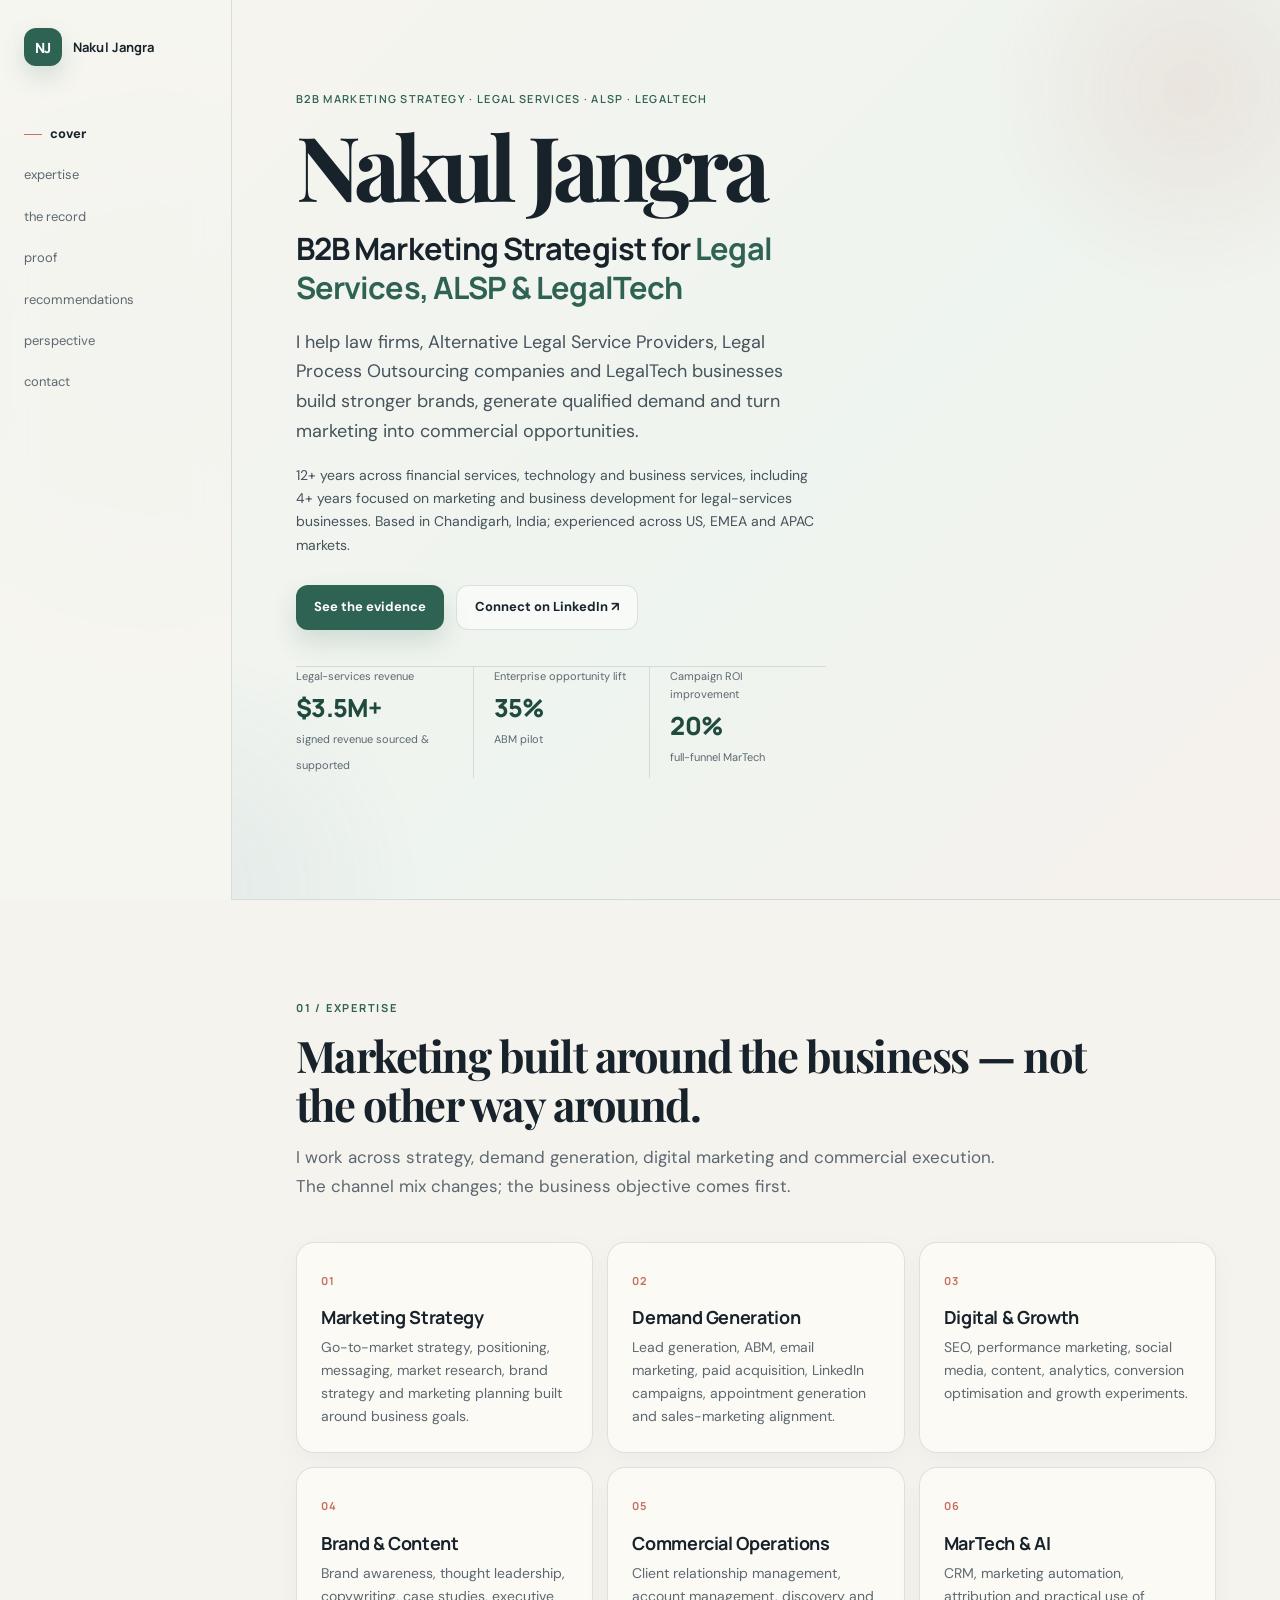
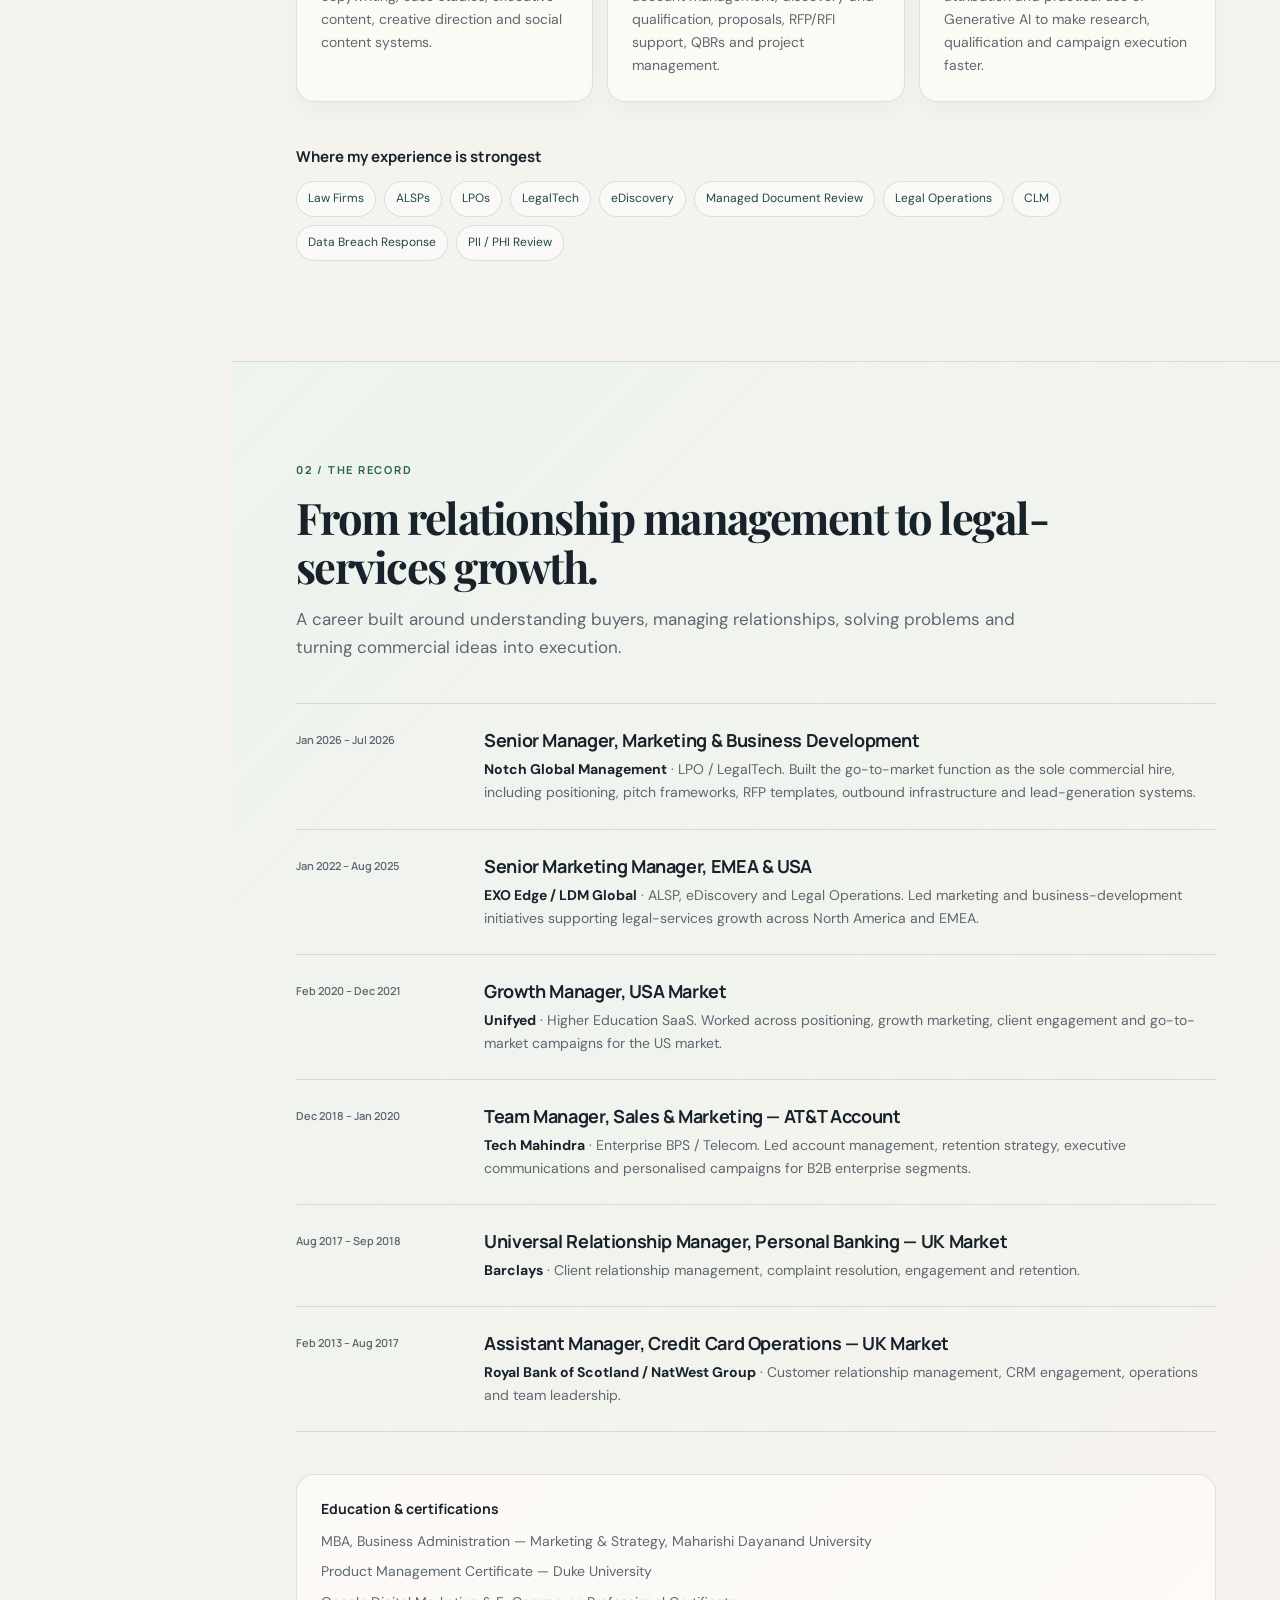
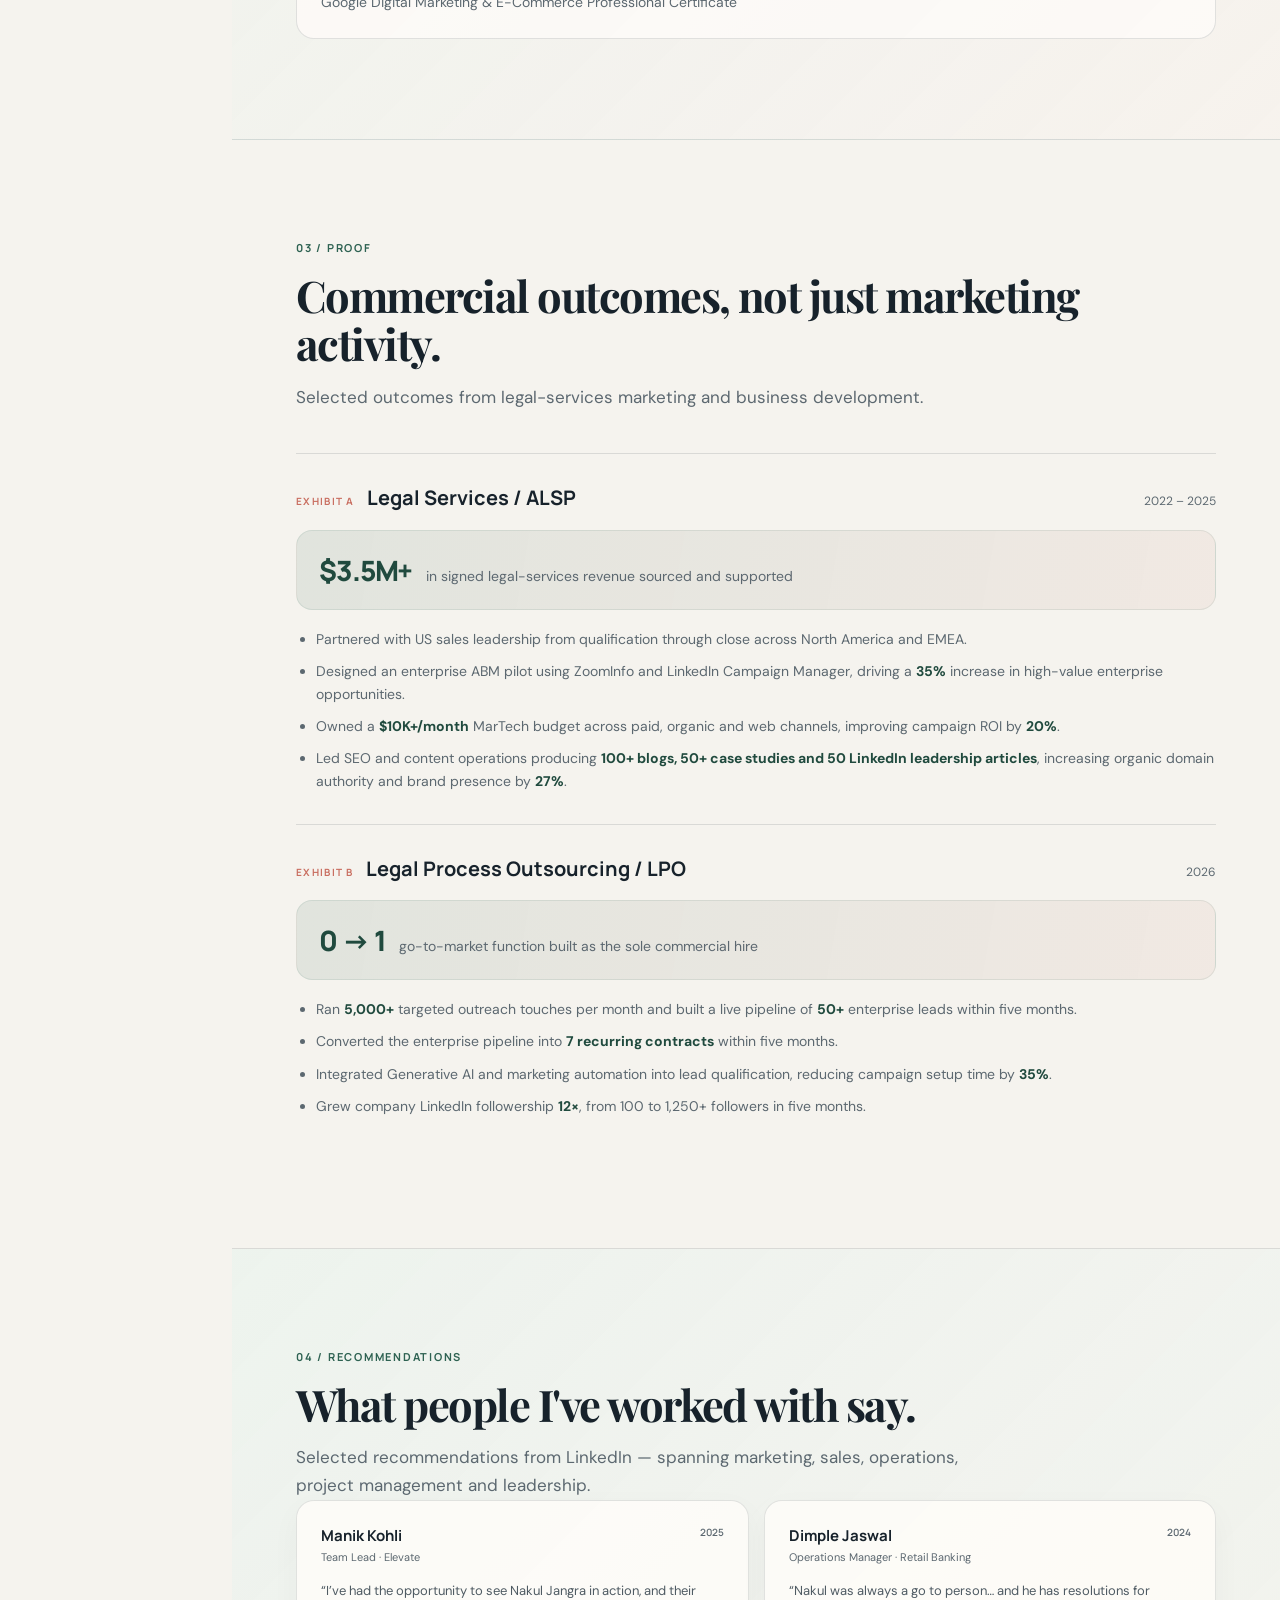
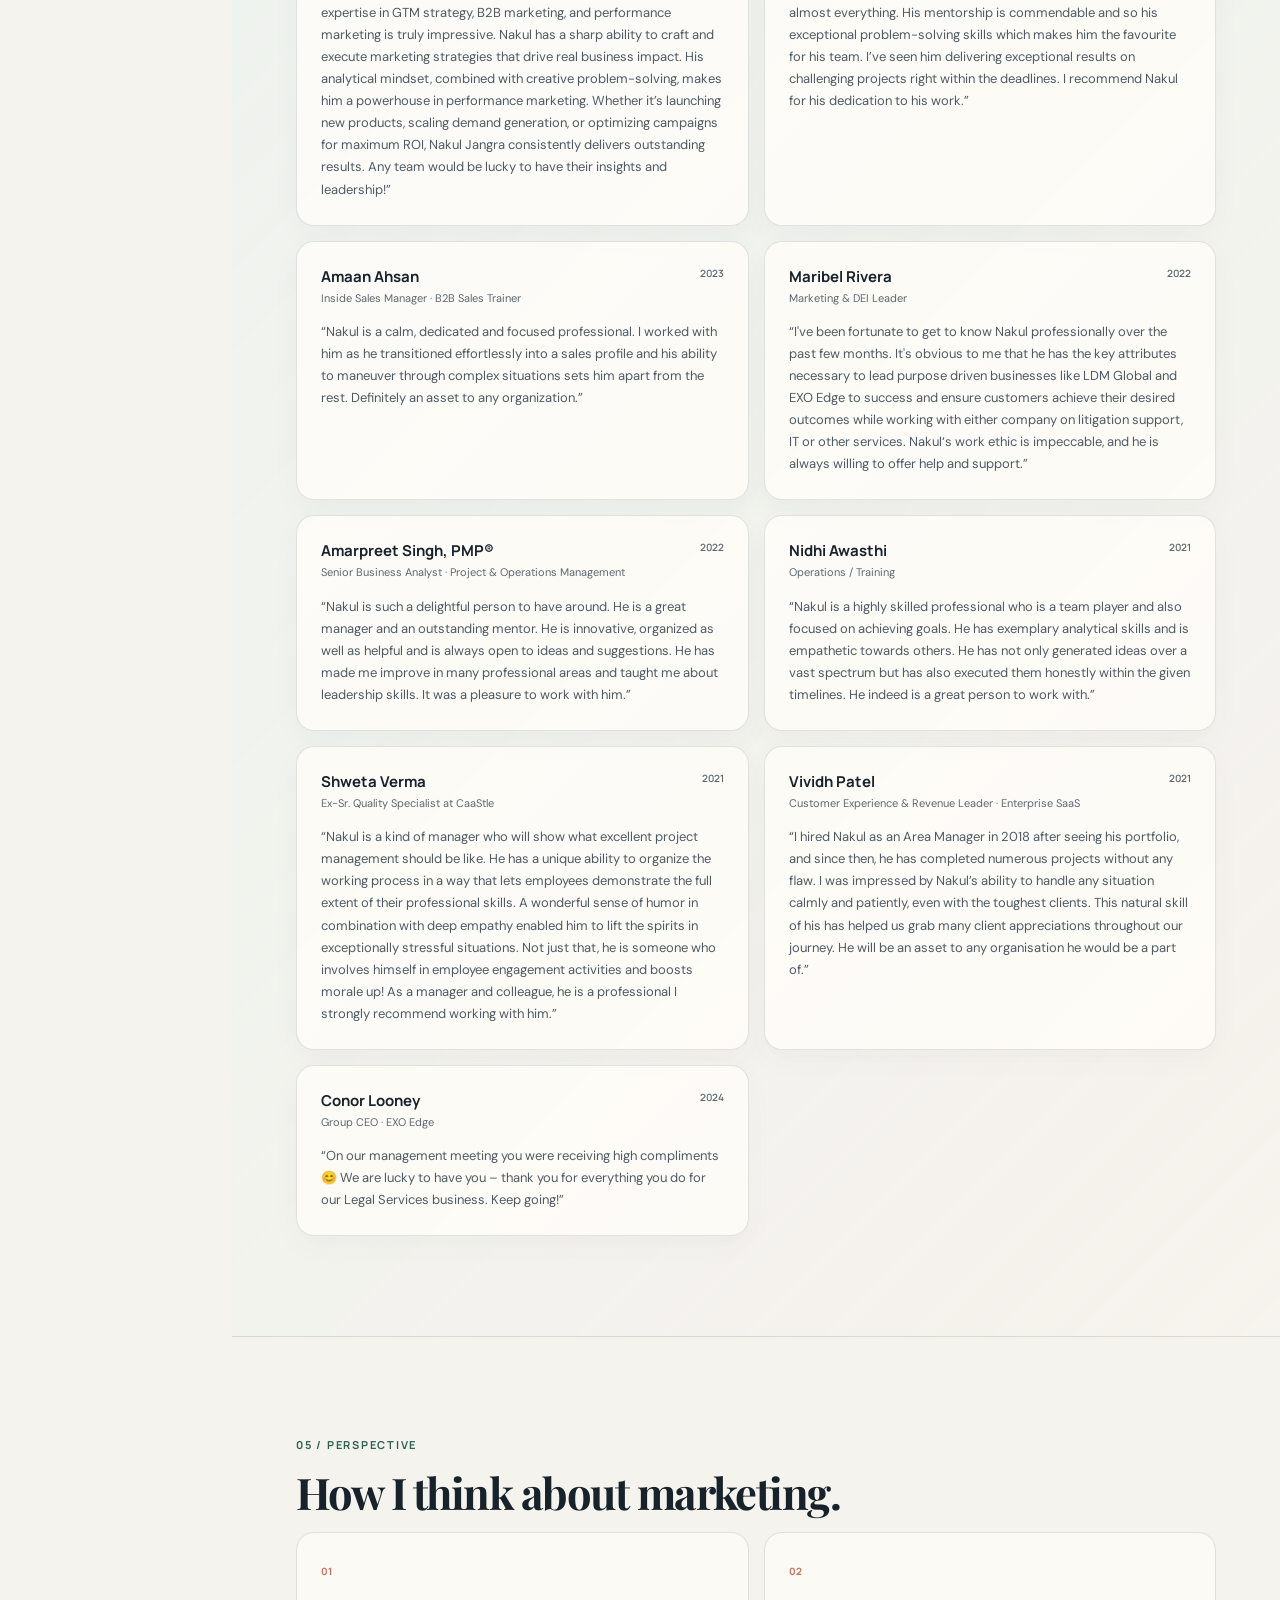
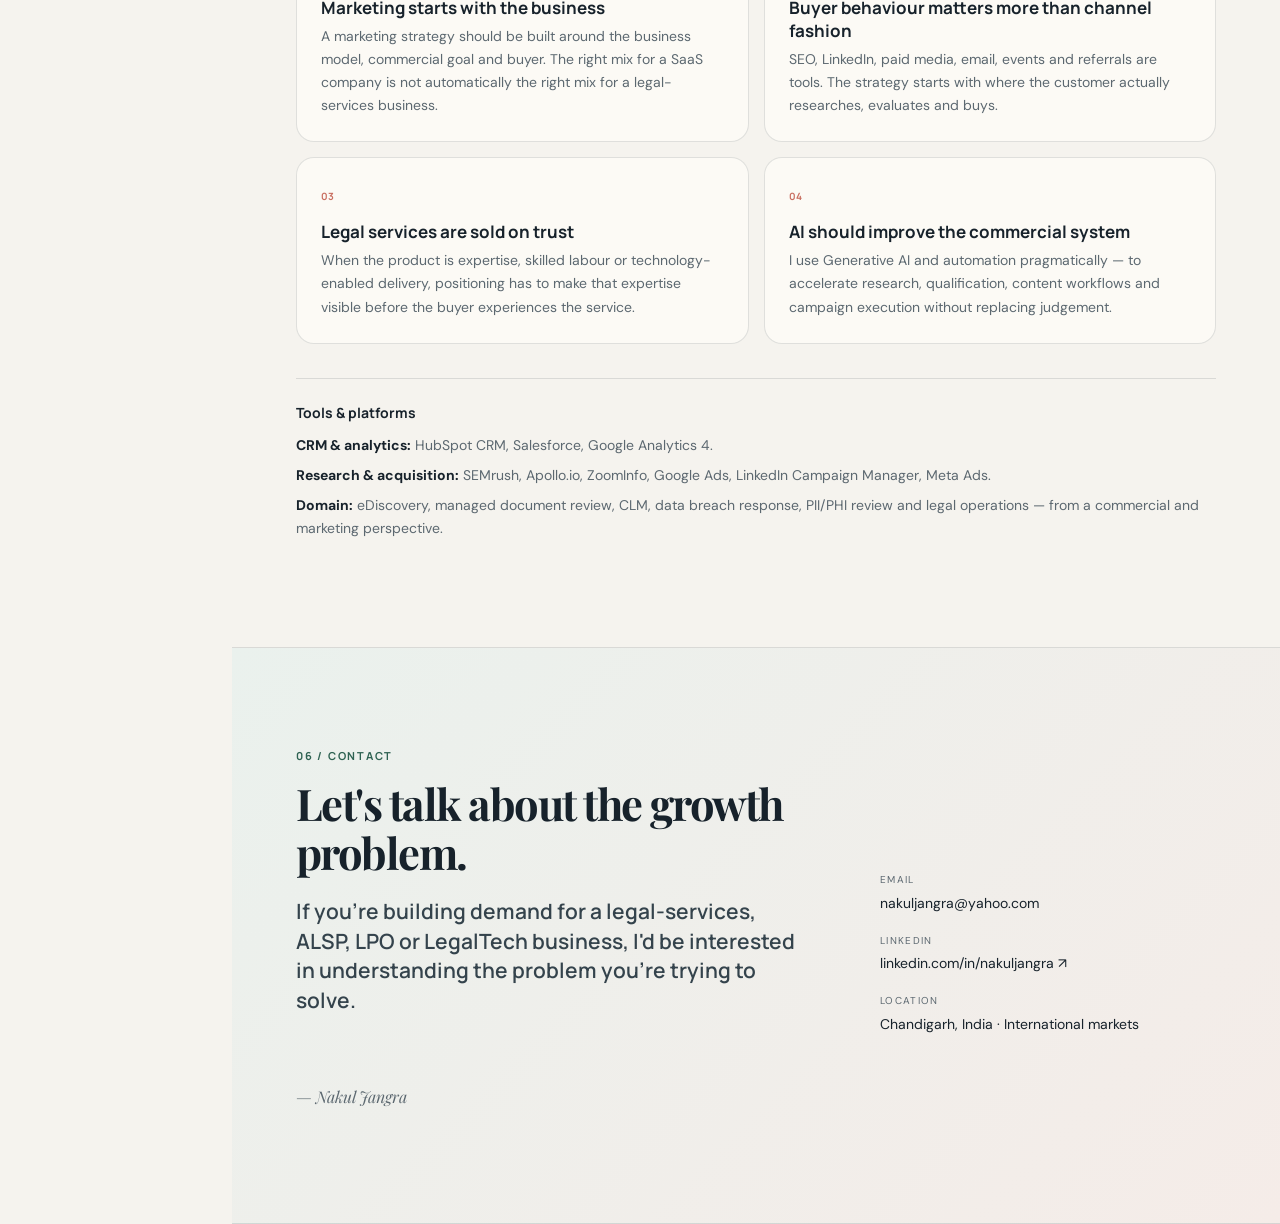
<file: index(5).html>
<!DOCTYPE html>
<html lang="en">
<head>
<meta charset="UTF-8">
<meta name="viewport" content="width=device-width, initial-scale=1.0">

<title>Nakul Jangra | B2B Marketing Strategist for Legal Services, ALSP &amp; LegalTech</title>
<meta name="description" content="Nakul Jangra is a B2B Marketing Strategist specialising in legal services, ALSPs, LPO, LegalTech, eDiscovery, demand generation, SEO and growth marketing across the US, UK, UAE and international markets.">
<link rel="canonical" href="https://nakuljangra.github.io/">

<meta property="og:type" content="website">
<meta property="og:title" content="Nakul Jangra | B2B Marketing Strategist for Legal Services, ALSP &amp; LegalTech">
<meta property="og:description" content="B2B marketing strategy, demand generation, SEO, digital and growth marketing for legal services, ALSPs, LPOs and LegalTech businesses.">
<meta property="og:url" content="https://nakuljangra.github.io/">

<meta name="twitter:card" content="summary_large_image">
<meta name="twitter:title" content="Nakul Jangra | B2B Marketing Strategist for Legal Services, ALSP &amp; LegalTech">
<meta name="twitter:description" content="Marketing strategy and demand generation for legal services, ALSPs, LPOs and LegalTech businesses.">

<link rel="preconnect" href="https://fonts.googleapis.com">
<link rel="preconnect" href="https://fonts.gstatic.com" crossorigin>
<link href="https://fonts.googleapis.com/css2?family=DM+Sans:wght@400;500;600;700&family=Manrope:wght@500;600;700;800&family=Playfair+Display:wght@600;700&display=swap" rel="stylesheet">
<link rel="stylesheet" href="styles.css">

<!-- Ledger positioning fix: keeps the three proof metrics in the left column, directly below the buttons, without changing the rest of the page layout. -->
<style>
@media (min-width: 761px) {
  .hero__inner {
    align-items: start;
  }

  .hero__copy {
    position: relative;
    z-index: 5;
    min-width: 0;
  }

  .hero__portrait {
    position: relative;
    z-index: 10;
  }

  .ledger-strip {
    position: relative !important;
    left: auto !important;
    right: auto !important;
    top: auto !important;
    bottom: auto !important;
    transform: none !important;
    float: none !important;
    clear: both !important;
    display: grid !important;
    grid-template-columns: repeat(3, minmax(0, 1fr)) !important;
    width: 100% !important;
    max-width: 100% !important;
    margin: 28px 0 0 !important;
    padding: 0 !important;
    z-index: 20 !important;
  }

  .ledger-strip__item {
    position: relative !important;
    left: auto !important;
    right: auto !important;
    top: auto !important;
    bottom: auto !important;
    transform: none !important;
    min-width: 0 !important;
    z-index: 21 !important;
  }
}

@media (max-width: 760px) {
  .ledger-strip {
    position: relative !important;
    left: auto !important;
    right: auto !important;
    top: auto !important;
    bottom: auto !important;
    transform: none !important;
    display: grid !important;
    grid-template-columns: 1fr !important;
    width: 100% !important;
    margin-top: 24px !important;
  }
}
</style>

<script type="application/ld+json">
{
  "@context":"https://schema.org",
  "@type":"Person",
  "name":"Nakul Jangra",
  "url":"https://nakuljangra.github.io/",
  "jobTitle":"B2B Marketing Strategist",
  "description":"B2B Marketing Strategist specialising in legal services, Alternative Legal Service Providers, Legal Process Outsourcing, LegalTech and eDiscovery.",
  "email":"mailto:nakuljangra@yahoo.com",
  "address":{"@type":"PostalAddress","addressLocality":"Chandigarh","addressCountry":"IN"},
  "sameAs":["https://www.linkedin.com/in/nakuljangra/"]
}
</script>
</head>

<body>
<nav class="index" aria-label="Section navigation">
  <a class="brand" href="#brief" aria-label="Nakul Jangra home">
    <span class="brand__mark">NJ</span>
    <span class="brand__name">Nakul Jangra</span>
  </a>

  <ul class="index__list">
    <li><a href="#brief" class="index__link is-active">cover</a></li>
    <li><a href="#specialisation" class="index__link">expertise</a></li>
    <li><a href="#record" class="index__link">the record</a></li>
    <li><a href="#exhibits" class="index__link">proof</a></li>
    <li><a href="#recommendations" class="index__link">recommendations</a></li>
    <li><a href="#notes" class="index__link">perspective</a></li>
    <li><a href="#contact" class="index__link">contact</a></li>
  </ul>
</nav>

<main>

<section id="brief" class="section hero">
  <div class="hero__glow hero__glow--one"></div>
  <div class="hero__glow hero__glow--two"></div>

  <div class="hero__inner">
    <div class="hero__copy">
      <p class="eyebrow">B2B marketing strategy · Legal services · ALSP · LegalTech</p>
      <h1 class="name">Nakul Jangra</h1>
      <p class="role">B2B Marketing Strategist for <span>Legal Services, ALSP &amp; LegalTech</span></p>
      <p class="dek">I help law firms, Alternative Legal Service Providers, Legal Process Outsourcing companies and LegalTech businesses build stronger brands, generate qualified demand and turn marketing into commercial opportunities.</p>
      <p class="dek dek--small">12+ years across financial services, technology and business services, including 4+ years focused on marketing and business development for legal-services businesses. Based in Chandigarh, India; experienced across US, EMEA and APAC markets.</p>

      <div class="hero__actions">
        <a class="button button--primary" href="#proof">See the evidence</a>
        <a class="button button--ghost" href="https://www.linkedin.com/in/nakuljangra/" target="_blank" rel="noopener">Connect on LinkedIn ↗</a>
      </div>

      <dl class="ledger-strip" id="ledger-strip">
        <div class="ledger-strip__item">
          <dt>Legal-services revenue</dt>
          <dd data-count="3.5" data-suffix="M+" data-prefix="$">$0M+</dd>
          <span>signed revenue sourced &amp; supported</span>
        </div>
        <div class="ledger-strip__item">
          <dt>Enterprise opportunity lift</dt>
          <dd data-count="35" data-suffix="%" data-prefix="">0%</dd>
          <span>ABM pilot</span>
        </div>
        <div class="ledger-strip__item">
          <dt>Campaign ROI improvement</dt>
          <dd data-count="20" data-suffix="%" data-prefix="">0%</dd>
          <span>full-funnel MarTech</span>
        </div>
      </dl>
    </div>
  </div>
</section>

<section id="specialisation" class="section">
  <div class="col col--wide">
    <p class="section-kicker">01 / Expertise</p>
    <h2 class="section-title">Marketing built around the business — not the other way around.</h2>
    <p class="section-intro">I work across strategy, demand generation, digital marketing and commercial execution. The channel mix changes; the business objective comes first.</p>

    <div class="capability-grid">
      <article class="capability"><span class="capability__number">01</span><h3>Marketing Strategy</h3><p>Go-to-market strategy, positioning, messaging, market research, brand strategy and marketing planning built around business goals.</p></article>
      <article class="capability"><span class="capability__number">02</span><h3>Demand Generation</h3><p>Lead generation, ABM, email marketing, paid acquisition, LinkedIn campaigns, appointment generation and sales-marketing alignment.</p></article>
      <article class="capability"><span class="capability__number">03</span><h3>Digital &amp; Growth</h3><p>SEO, performance marketing, social media, content, analytics, conversion optimisation and growth experiments.</p></article>
      <article class="capability"><span class="capability__number">04</span><h3>Brand &amp; Content</h3><p>Brand awareness, thought leadership, copywriting, case studies, executive content, creative direction and social content systems.</p></article>
      <article class="capability"><span class="capability__number">05</span><h3>Commercial Operations</h3><p>Client relationship management, account management, discovery and qualification, proposals, RFP/RFI support, QBRs and project management.</p></article>
      <article class="capability"><span class="capability__number">06</span><h3>MarTech &amp; AI</h3><p>CRM, marketing automation, attribution and practical use of Generative AI to make research, qualification and campaign execution faster.</p></article>
    </div>

    <div class="audience-block">
      <h3>Where my experience is strongest</h3>
      <div class="tag-list"><span>Law Firms</span><span>ALSPs</span><span>LPOs</span><span>LegalTech</span><span>eDiscovery</span><span>Managed Document Review</span><span>Legal Operations</span><span>CLM</span><span>Data Breach Response</span><span>PII / PHI Review</span></div>
    </div>
  </div>
</section>

<section id="record" class="section section--tint">
  <div class="col col--wide">
    <p class="section-kicker">02 / The record</p>
    <h2 class="section-title">From relationship management to legal-services growth.</h2>
    <p class="section-intro">A career built around understanding buyers, managing relationships, solving problems and turning commercial ideas into execution.</p>

    <ol class="timeline">
      <li><div class="timeline__when">Jan 2026 – Jul 2026</div><div class="timeline__what"><h3>Senior Manager, Marketing &amp; Business Development</h3><p><strong>Notch Global Management</strong> · LPO / LegalTech. Built the go-to-market function as the sole commercial hire, including positioning, pitch frameworks, RFP templates, outbound infrastructure and lead-generation systems.</p></div></li>
      <li><div class="timeline__when">Jan 2022 – Aug 2025</div><div class="timeline__what"><h3>Senior Marketing Manager, EMEA &amp; USA</h3><p><strong>EXO Edge / LDM Global</strong> · ALSP, eDiscovery and Legal Operations. Led marketing and business-development initiatives supporting legal-services growth across North America and EMEA.</p></div></li>
      <li><div class="timeline__when">Feb 2020 – Dec 2021</div><div class="timeline__what"><h3>Growth Manager, USA Market</h3><p><strong>Unifyed</strong> · Higher Education SaaS. Worked across positioning, growth marketing, client engagement and go-to-market campaigns for the US market.</p></div></li>
      <li><div class="timeline__when">Dec 2018 – Jan 2020</div><div class="timeline__what"><h3>Team Manager, Sales &amp; Marketing — AT&amp;T Account</h3><p><strong>Tech Mahindra</strong> · Enterprise BPS / Telecom. Led account management, retention strategy, executive communications and personalised campaigns for B2B enterprise segments.</p></div></li>
      <li><div class="timeline__when">Aug 2017 – Sep 2018</div><div class="timeline__what"><h3>Universal Relationship Manager, Personal Banking — UK Market</h3><p><strong>Barclays</strong> · Client relationship management, complaint resolution, engagement and retention.</p></div></li>
      <li><div class="timeline__when">Feb 2013 – Aug 2017</div><div class="timeline__what"><h3>Assistant Manager, Credit Card Operations — UK Market</h3><p><strong>Royal Bank of Scotland / NatWest Group</strong> · Customer relationship management, CRM engagement, operations and team leadership.</p></div></li>
    </ol>

    <div class="credentials">
      <h3>Education &amp; certifications</h3>
      <ul>
        <li>MBA, Business Administration — Marketing &amp; Strategy, Maharishi Dayanand University</li>
        <li>Product Management Certificate — Duke University</li>
        <li>Google Digital Marketing &amp; E-Commerce Professional Certificate</li>
      </ul>
    </div>
  </div>
</section>

<section id="exhibits" class="section">
  <div class="col col--wide">
    <p class="section-kicker">03 / Proof</p>
    <h2 class="section-title">Commercial outcomes, not just marketing activity.</h2>
    <p class="section-intro">Selected outcomes from legal-services marketing and business development.</p>

    <article class="exhibit" id="proof">
      <div class="exhibit__head"><span class="exhibit__label">Exhibit A</span><h3>Legal Services / ALSP</h3><span class="exhibit__when">2022 – 2025</span></div>
      <div class="exhibit__stat"><span class="exhibit__number">$3.5M+</span><span>in signed legal-services revenue sourced and supported</span></div>
      <ul>
        <li>Partnered with US sales leadership from qualification through close across North America and EMEA.</li>
        <li>Designed an enterprise ABM pilot using ZoomInfo and LinkedIn Campaign Manager, driving a <strong>35%</strong> increase in high-value enterprise opportunities.</li>
        <li>Owned a <strong>$10K+/month</strong> MarTech budget across paid, organic and web channels, improving campaign ROI by <strong>20%</strong>.</li>
        <li>Led SEO and content operations producing <strong>100+ blogs, 50+ case studies and 50 LinkedIn leadership articles</strong>, increasing organic domain authority and brand presence by <strong>27%</strong>.</li>
      </ul>
    </article>

    <article class="exhibit">
      <div class="exhibit__head"><span class="exhibit__label">Exhibit B</span><h3>Legal Process Outsourcing / LPO</h3><span class="exhibit__when">2026</span></div>
      <div class="exhibit__stat"><span class="exhibit__number">0 → 1</span><span>go-to-market function built as the sole commercial hire</span></div>
      <ul>
        <li>Ran <strong>5,000+</strong> targeted outreach touches per month and built a live pipeline of <strong>50+</strong> enterprise leads within five months.</li>
        <li>Converted the enterprise pipeline into <strong>7 recurring contracts</strong> within five months.</li>
        <li>Integrated Generative AI and marketing automation into lead qualification, reducing campaign setup time by <strong>35%</strong>.</li>
        <li>Grew company LinkedIn followership <strong>12×</strong>, from 100 to 1,250+ followers in five months.</li>
      </ul>
    </article>
  </div>
</section>

<section id="recommendations" class="section section--tint">
  <div class="col col--wide">
    <p class="section-kicker">04 / Recommendations</p>

    <div class="recommendations__heading">
      <div>
        <h2 class="section-title">What people I've worked with say.</h2>
        <p class="section-intro">Selected recommendations from LinkedIn — spanning marketing, sales, operations, project management and leadership.</p>
      </div>
    </div>

    <div class="recommendation-grid" data-panel="received">

      <article class="recommendation">
        <div class="rec-top"><div><h3><a href="https://www.linkedin.com/in/manikkohlii/" target="_blank" rel="noopener">Manik Kohli</a></h3><p>Team Lead · Elevate</p></div><span>2025</span></div>
        <blockquote>“I’ve had the opportunity to see Nakul Jangra in action, and their expertise in GTM strategy, B2B marketing, and performance marketing is truly impressive. Nakul has a sharp ability to craft and execute marketing strategies that drive real business impact. His analytical mindset, combined with creative problem-solving, makes him a powerhouse in performance marketing. Whether it’s launching new products, scaling demand generation, or optimizing campaigns for maximum ROI, Nakul Jangra consistently delivers outstanding results. Any team would be lucky to have their insights and leadership!”</blockquote>
      </article>

      <article class="recommendation">
        <div class="rec-top"><div><h3><a href="https://www.linkedin.com/in/dimple-j-74852722/" target="_blank" rel="noopener">Dimple Jaswal</a></h3><p>Operations Manager · Retail Banking</p></div><span>2024</span></div>
        <blockquote>“Nakul was always a go to person… and he has resolutions for almost everything. His mentorship is commendable and so his exceptional problem-solving skills which makes him the favourite for his team. I’ve seen him delivering exceptional results on challenging projects right within the deadlines. I recommend Nakul for his dedication to his work.”</blockquote>
      </article>

      <article class="recommendation">
        <div class="rec-top"><div><h3><a href="https://www.linkedin.com/in/master-closer/" target="_blank" rel="noopener">Amaan Ahsan</a></h3><p>Inside Sales Manager · B2B Sales Trainer</p></div><span>2023</span></div>
        <blockquote>“Nakul is a calm, dedicated and focused professional. I worked with him as he transitioned effortlessly into a sales profile and his ability to maneuver through complex situations sets him apart from the rest. Definitely an asset to any organization.”</blockquote>
      </article>

      <article class="recommendation">
        <div class="rec-top"><div><h3><a href="https://www.linkedin.com/in/maribelrivera/" target="_blank" rel="noopener">Maribel Rivera</a></h3><p>Marketing &amp; DEI Leader</p></div><span>2022</span></div>
        <blockquote>“I've been fortunate to get to know Nakul professionally over the past few months. It's obvious to me that he has the key attributes necessary to lead purpose driven businesses like LDM Global and EXO Edge to success and ensure customers achieve their desired outcomes while working with either company on litigation support, IT or other services. Nakul‘s work ethic is impeccable, and he is always willing to offer help and support.”</blockquote>
      </article>

      <article class="recommendation">
        <div class="rec-top"><div><h3><a href="https://www.linkedin.com/in/amarpreet-singh-%F0%9D%97%A3%F0%9D%97%A0%F0%9D%97%A3%C2%AE-1a123710b/" target="_blank" rel="noopener">Amarpreet Singh, PMP®</a></h3><p>Senior Business Analyst · Project &amp; Operations Management</p></div><span>2022</span></div>
        <blockquote>“Nakul is such a delightful person to have around. He is a great manager and an outstanding mentor. He is innovative, organized as well as helpful and is always open to ideas and suggestions. He has made me improve in many professional areas and taught me about leadership skills. It was a pleasure to work with him.”</blockquote>
      </article>

      <article class="recommendation">
        <div class="rec-top"><div><h3><a href="https://www.linkedin.com/in/nidhi-awasthi-8a590a193/" target="_blank" rel="noopener">Nidhi Awasthi</a></h3><p>Operations / Training</p></div><span>2021</span></div>
        <blockquote>“Nakul is a highly skilled professional who is a team player and also focused on achieving goals. He has exemplary analytical skills and is empathetic towards others. He has not only generated ideas over a vast spectrum but has also executed them honestly within the given timelines. He indeed is a great person to work with.”</blockquote>
      </article>

      <article class="recommendation">
        <div class="rec-top"><div><h3><a href="https://www.linkedin.com/in/shweta-verma-4b777613b/" target="_blank" rel="noopener">Shweta Verma</a></h3><p>Ex-Sr. Quality Specialist at CaaStle</p></div><span>2021</span></div>
        <blockquote>“Nakul is a kind of manager who will show what excellent project management should be like. He has a unique ability to organize the working process in a way that lets employees demonstrate the full extent of their professional skills. A wonderful sense of humor in combination with deep empathy enabled him to lift the spirits in exceptionally stressful situations. Not just that, he is someone who involves himself in employee engagement activities and boosts morale up! As a manager and colleague, he is a professional I strongly recommend working with him.”</blockquote>
      </article>

      <article class="recommendation">
        <div class="rec-top"><div><h3><a href="https://www.linkedin.com/in/vividh-patel-76b621148/" target="_blank" rel="noopener">Vividh Patel</a></h3><p>Customer Experience &amp; Revenue Leader · Enterprise SaaS</p></div><span>2021</span></div>
        <blockquote>“I hired Nakul as an Area Manager in 2018 after seeing his portfolio, and since then, he has completed numerous projects without any flaw. I was impressed by Nakul’s ability to handle any situation calmly and patiently, even with the toughest clients. This natural skill of his has helped us grab many client appreciations throughout our journey. He will be an asset to any organisation he would be a part of.”</blockquote>
      </article>

      <article class="recommendation">
        <div class="rec-top"><div><h3>Conor Looney</h3><p>Group CEO · EXO Edge</p></div><span>2024</span></div>
        <blockquote>“On our management meeting you were receiving high compliments 😊 We are lucky to have you – thank you for everything you do for our Legal Services business. Keep going!”</blockquote>
      </article>

    </div>
  </div>
</section>

<section id="notes" class="section">
  <div class="col col--wide">
    <p class="section-kicker">05 / Perspective</p>
    <h2 class="section-title">How I think about marketing.</h2>

    <div class="notes-grid">
      <article><span>01</span><h3>Marketing starts with the business</h3><p>A marketing strategy should be built around the business model, commercial goal and buyer. The right mix for a SaaS company is not automatically the right mix for a legal-services business.</p></article>
      <article><span>02</span><h3>Buyer behaviour matters more than channel fashion</h3><p>SEO, LinkedIn, paid media, email, events and referrals are tools. The strategy starts with where the customer actually researches, evaluates and buys.</p></article>
      <article><span>03</span><h3>Legal services are sold on trust</h3><p>When the product is expertise, skilled labour or technology-enabled delivery, positioning has to make that expertise visible before the buyer experiences the service.</p></article>
      <article><span>04</span><h3>AI should improve the commercial system</h3><p>I use Generative AI and automation pragmatically — to accelerate research, qualification, content workflows and campaign execution without replacing judgement.</p></article>
    </div>

    <div class="skills">
      <h3>Tools &amp; platforms</h3>
      <p><strong>CRM &amp; analytics:</strong> HubSpot CRM, Salesforce, Google Analytics 4.</p>
      <p><strong>Research &amp; acquisition:</strong> SEMrush, Apollo.io, ZoomInfo, Google Ads, LinkedIn Campaign Manager, Meta Ads.</p>
      <p><strong>Domain:</strong> eDiscovery, managed document review, CLM, data breach response, PII/PHI review and legal operations — from a commercial and marketing perspective.</p>
    </div>
  </div>
</section>

<section id="contact" class="section contact">
  <div class="col col--wide">
    <p class="section-kicker">06 / Contact</p>

    <div class="contact__grid">
      <div>
        <h2 class="section-title">Let's talk about the growth problem.</h2>
        <p class="contact__lead">If you're building demand for a legal-services, ALSP, LPO or LegalTech business, I'd be interested in understanding the problem you're trying to solve.</p>
      </div>

      <dl class="contact__list">
        <div><dt>Email</dt><dd><a href="mailto:nakuljangra@yahoo.com">nakuljangra@yahoo.com</a></dd></div>
        <div><dt>LinkedIn</dt><dd><a href="https://www.linkedin.com/in/nakuljangra/" target="_blank" rel="noopener">linkedin.com/in/nakuljangra ↗</a></dd></div>
        <div><dt>Location</dt><dd>Chandigarh, India · International markets</dd></div>
      </dl>
    </div>

    <p class="signoff">— Nakul Jangra</p>
  </div>
</section>

</main>

<script src="script.js"></script>
</body>
</html>
</file>
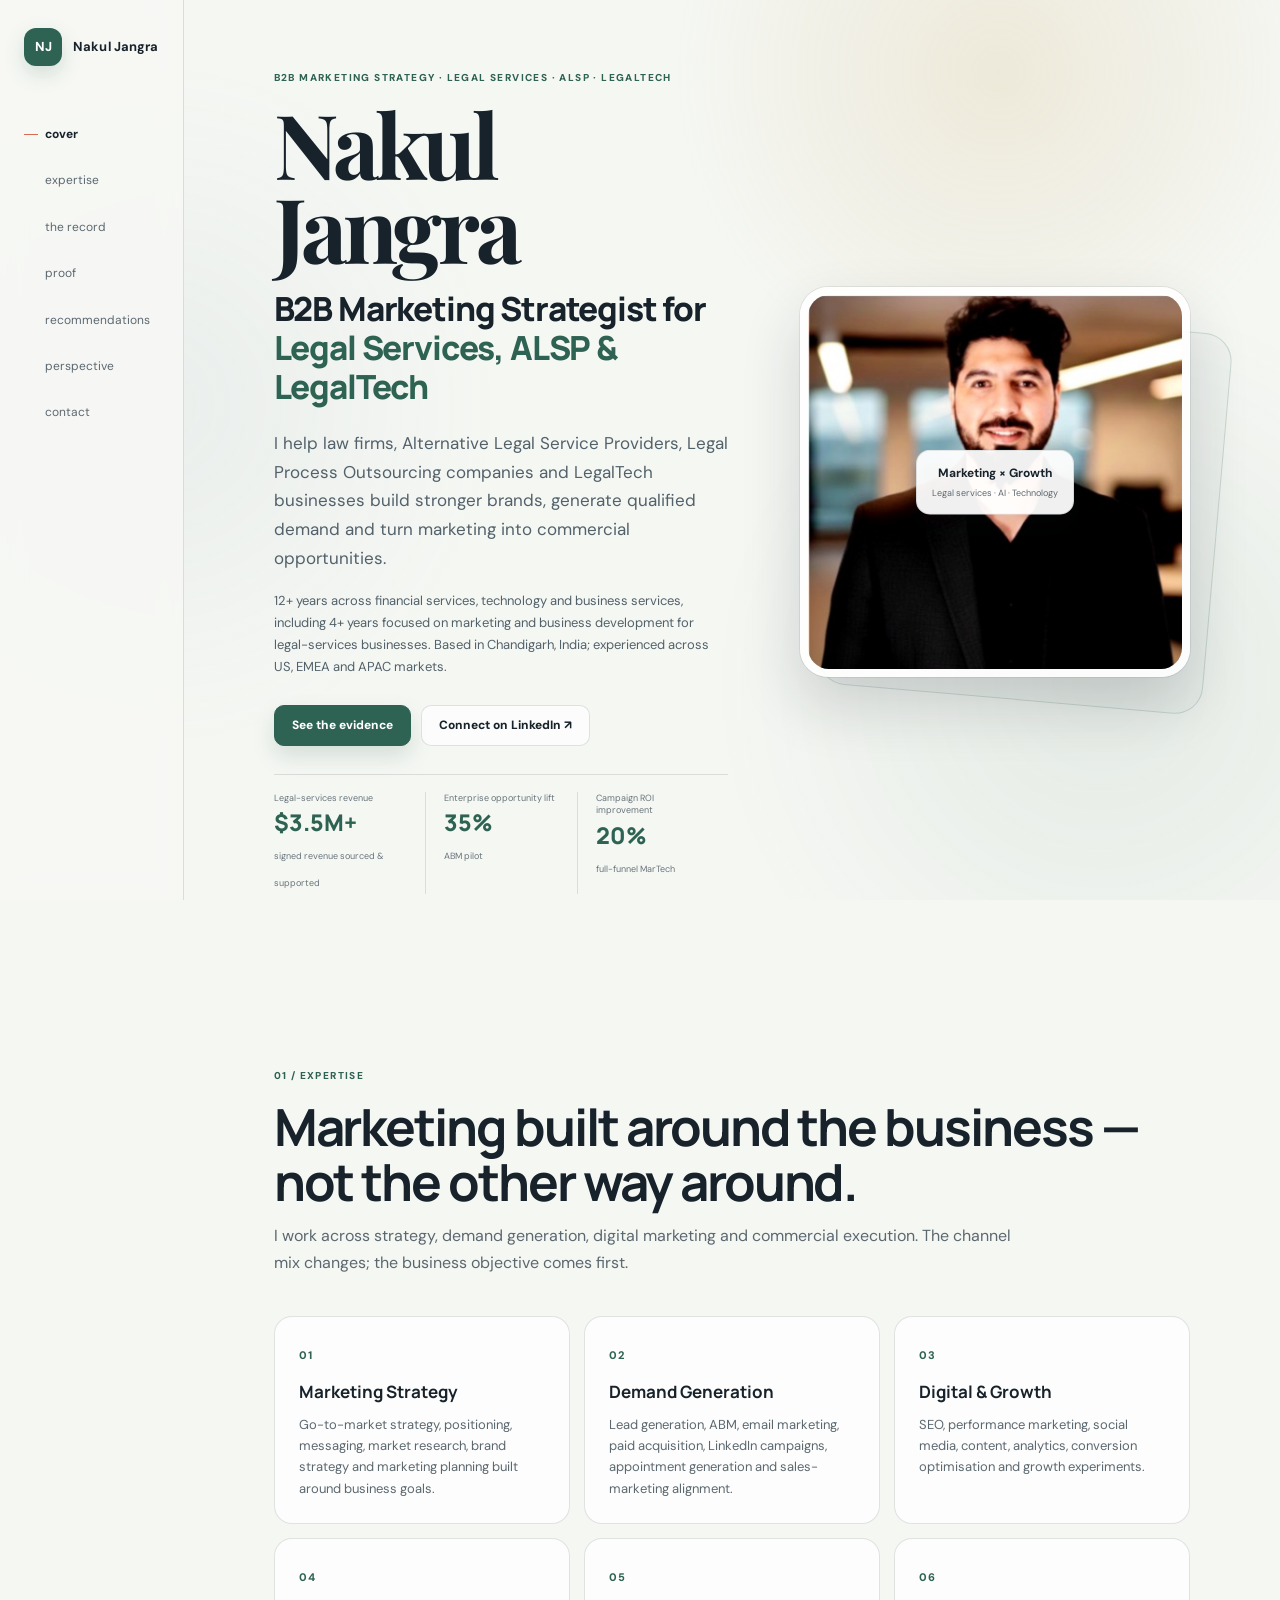
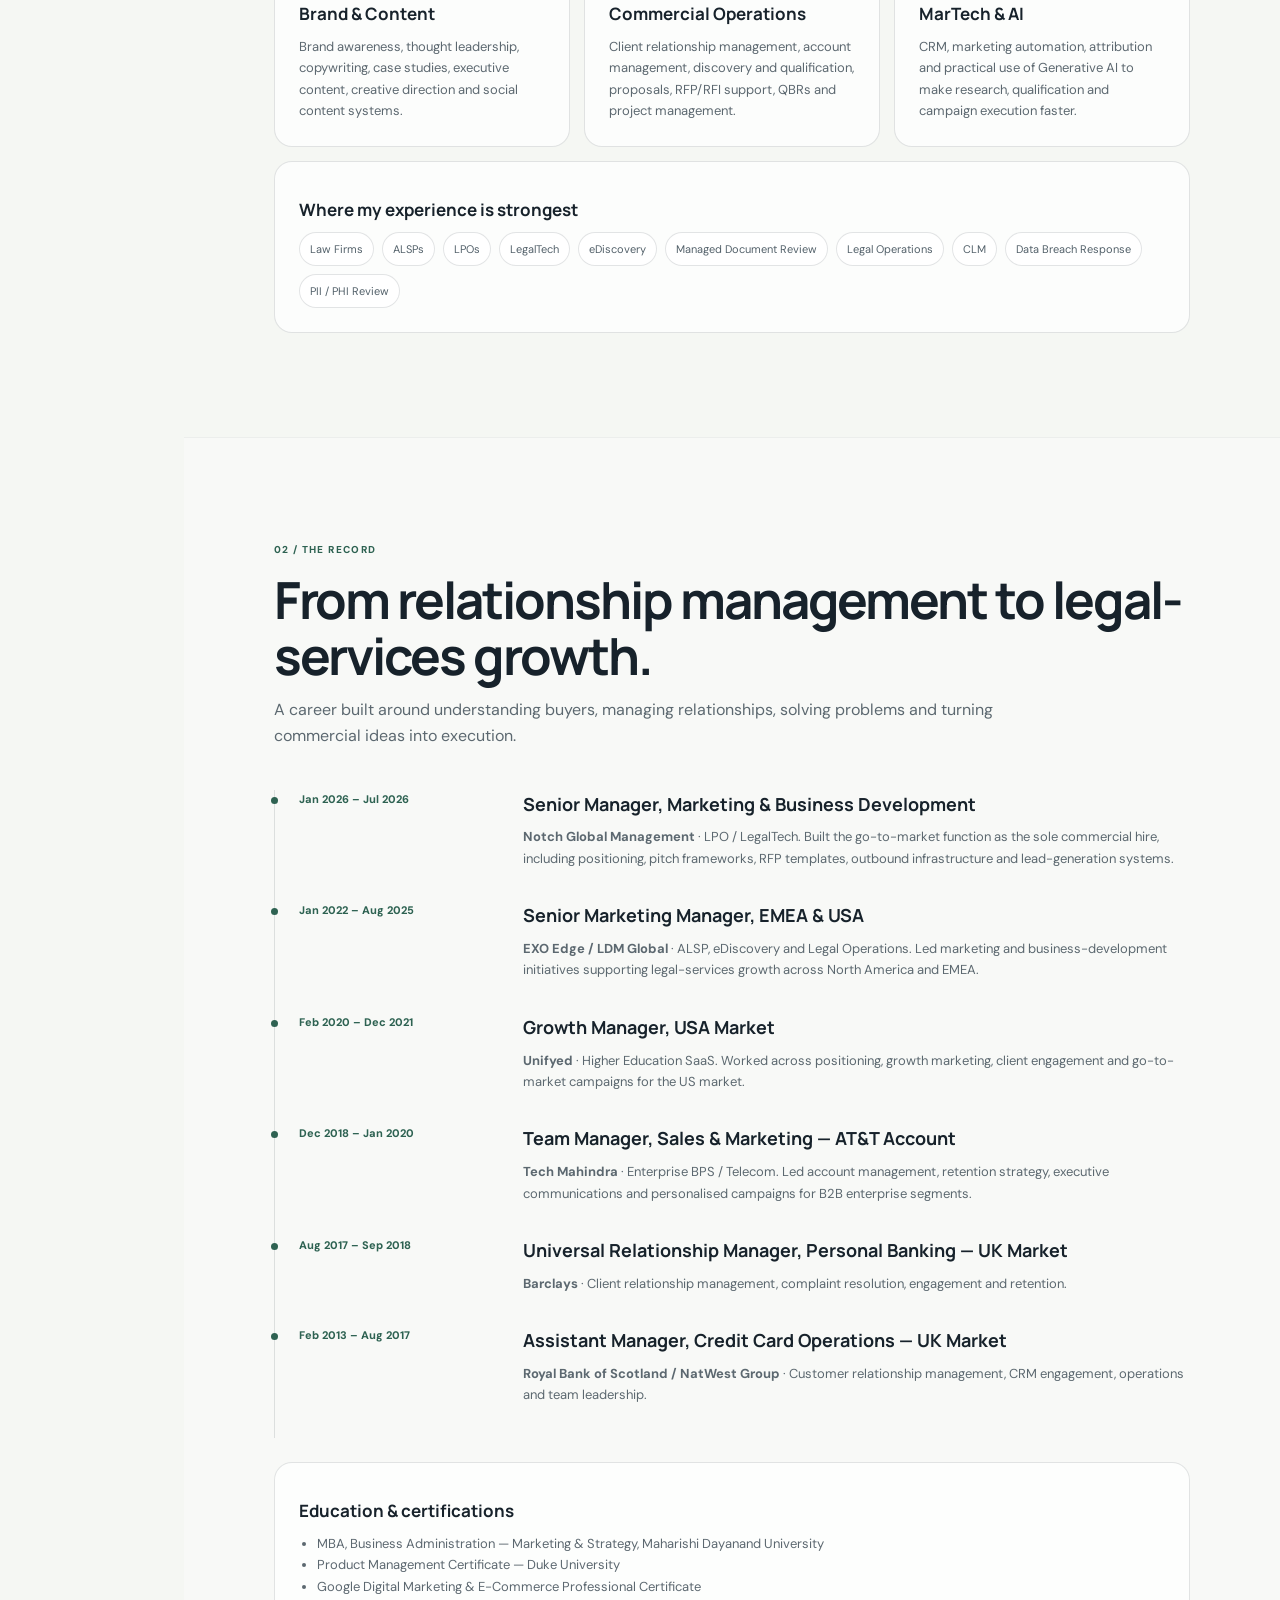
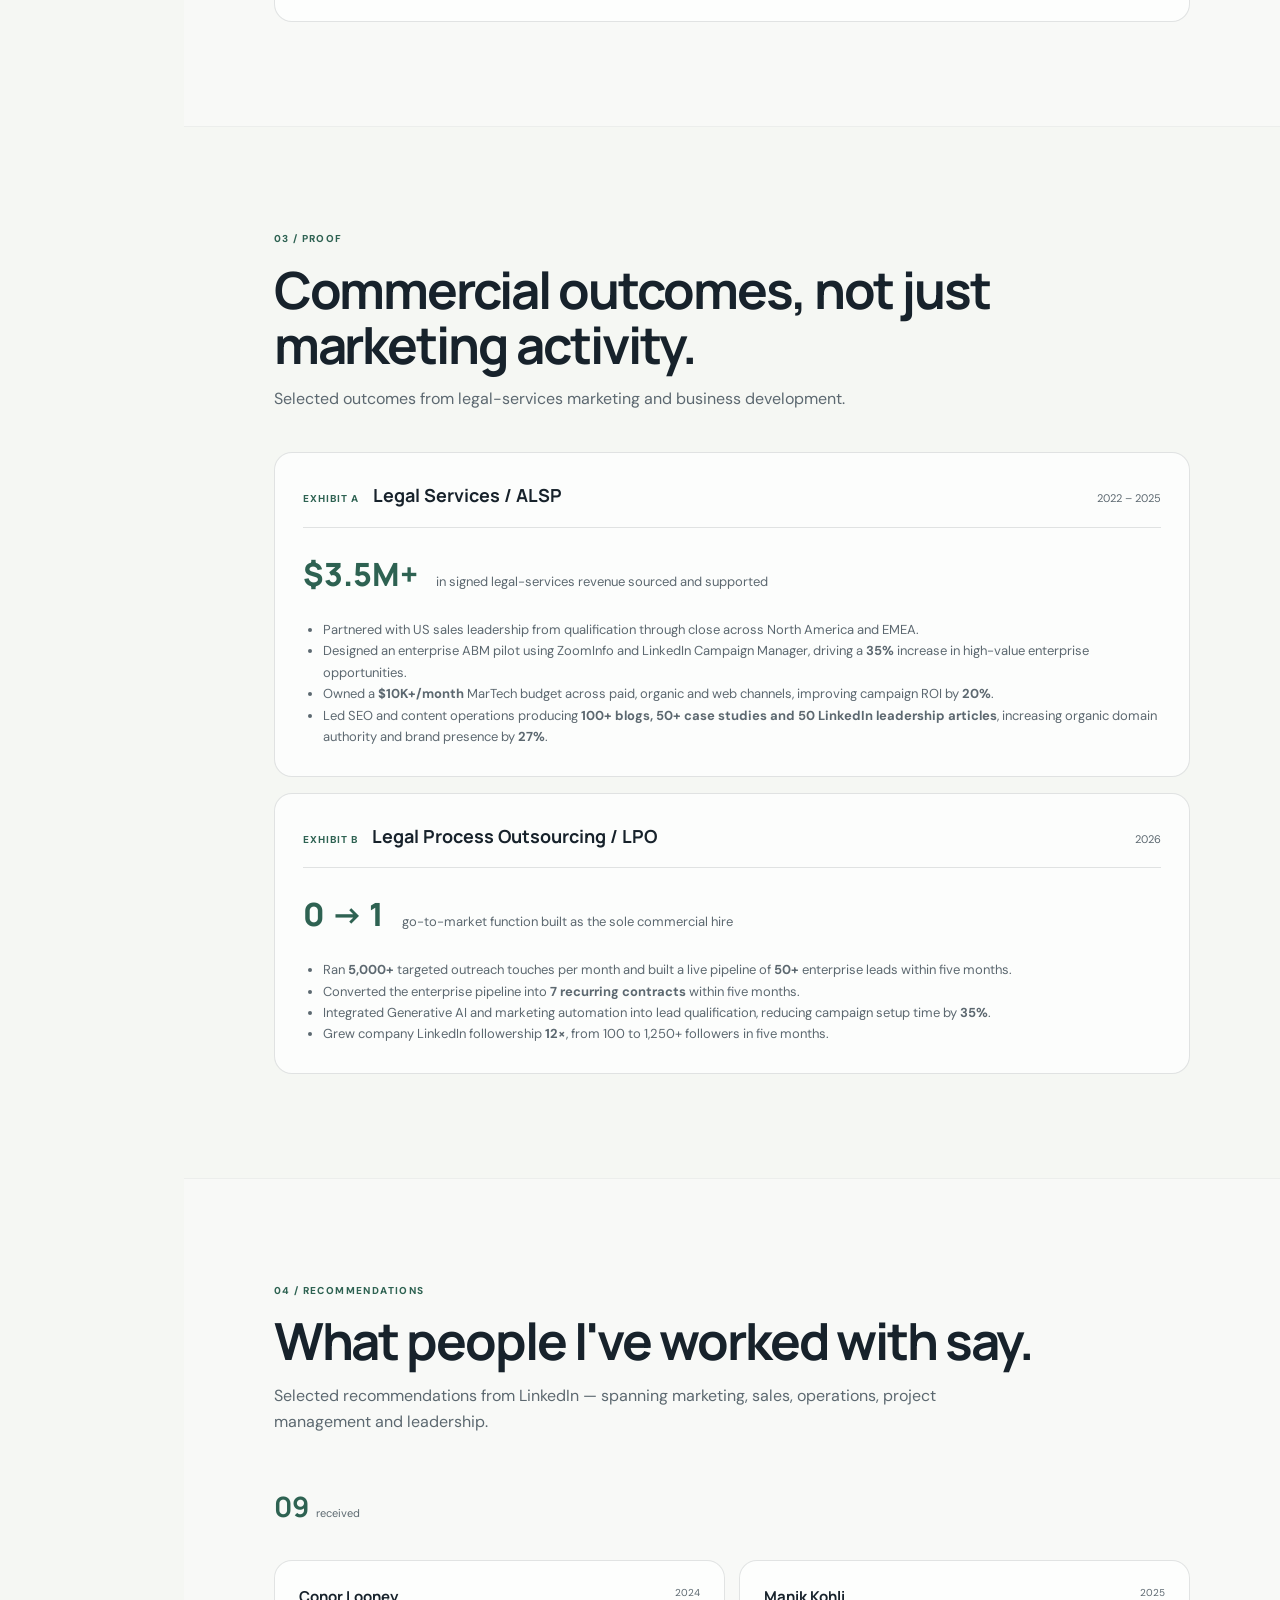
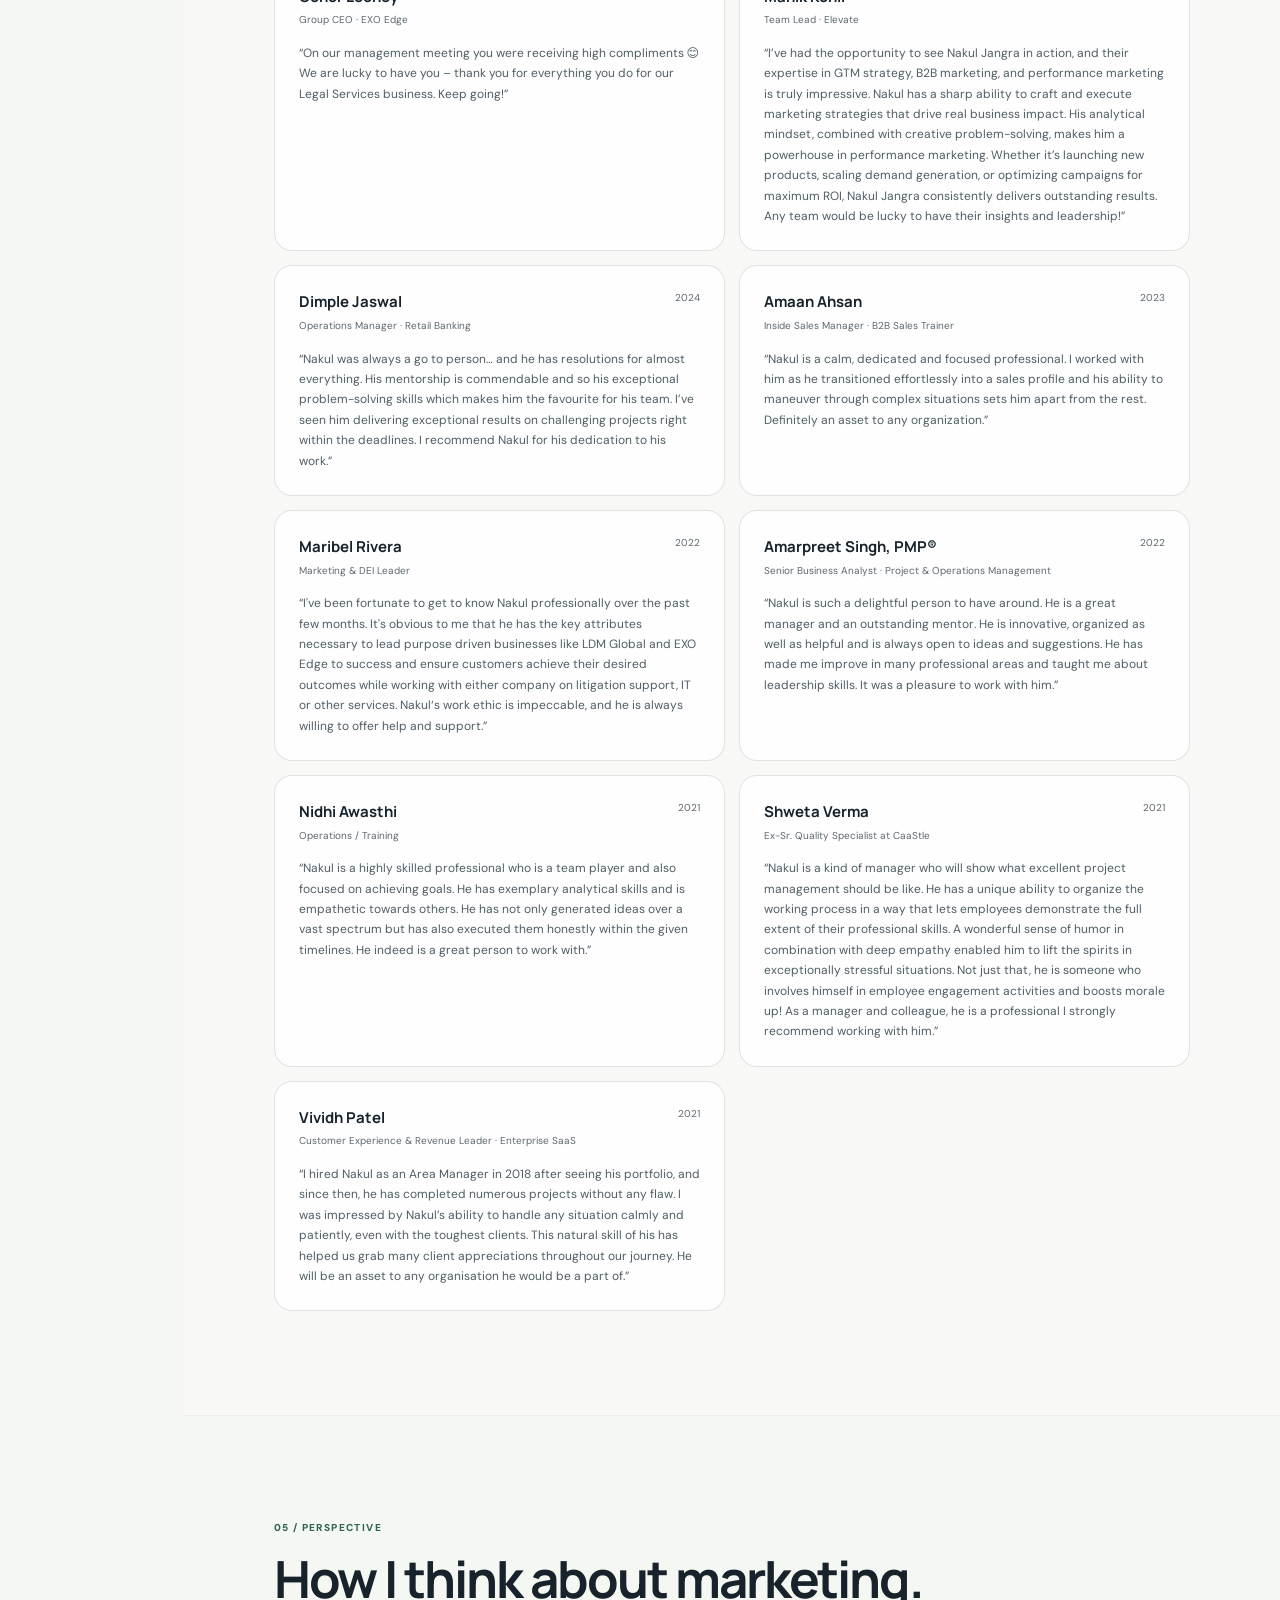
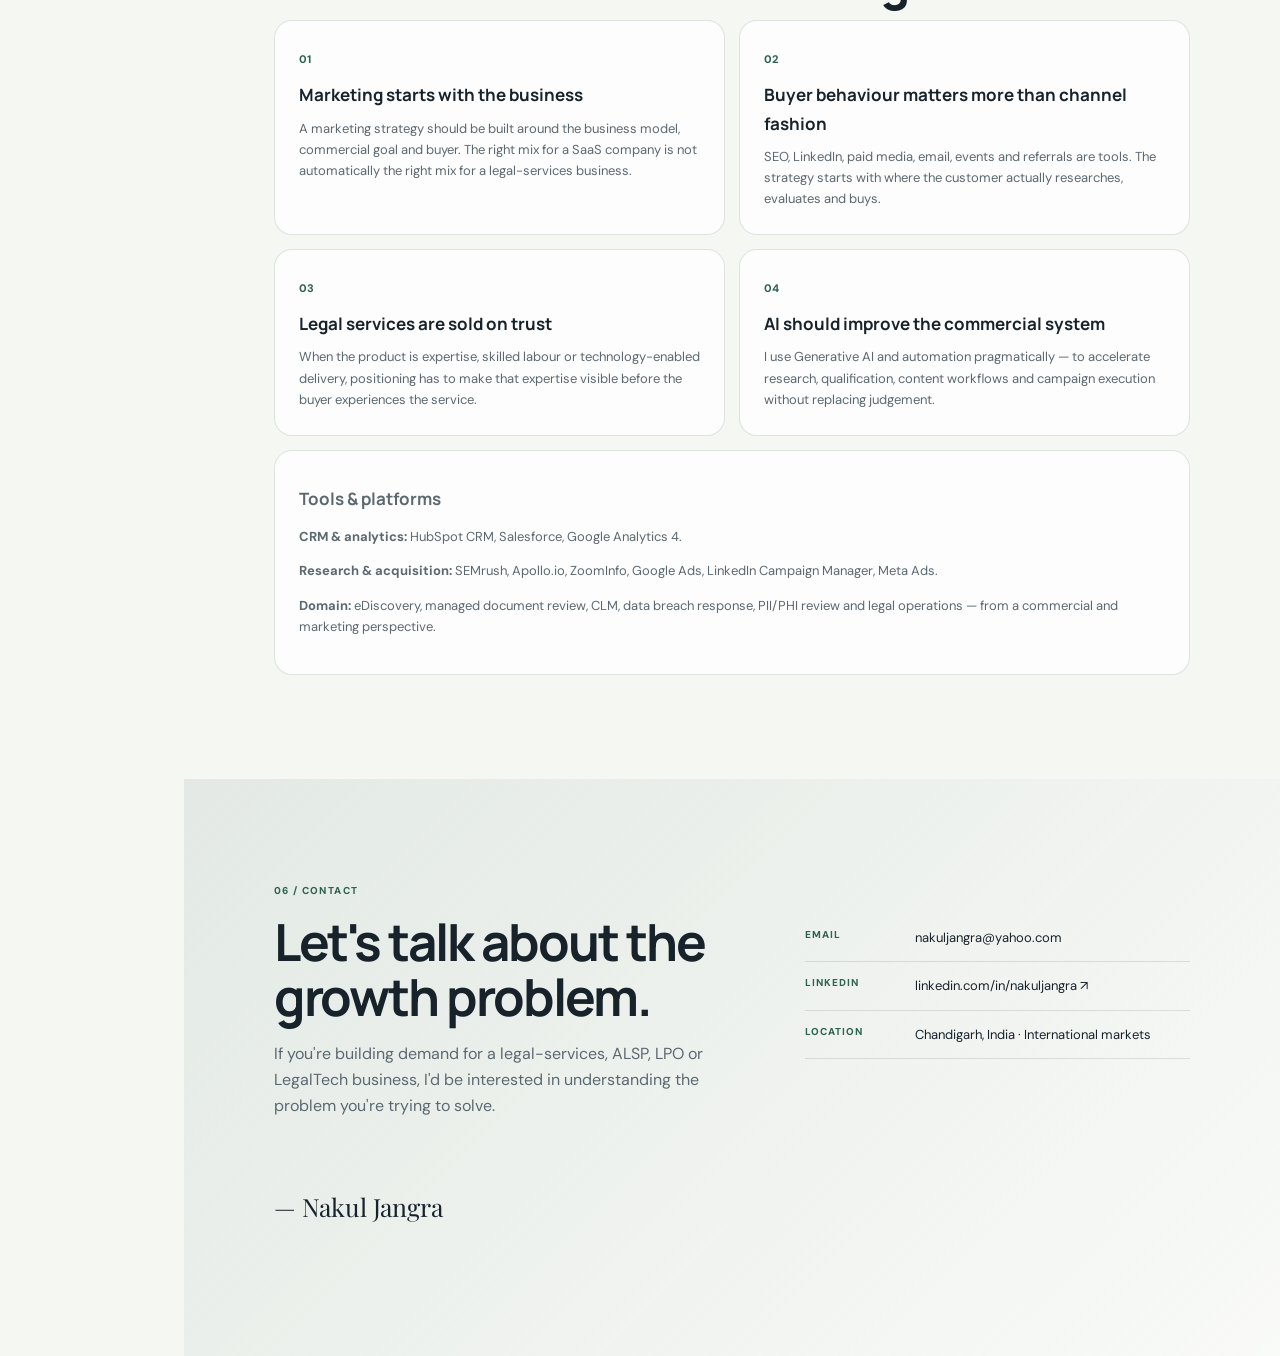
<file: index-polished-final-v2.html>
<!DOCTYPE html>
<html lang="en">
<head>
<meta charset="UTF-8">
<meta name="viewport" content="width=device-width, initial-scale=1.0">
<title>Nakul Jangra | B2B Marketing Strategist</title>
<meta name="description" content="Nakul Jangra — B2B Marketing Strategist for Legal Services, ALSP, LPO and LegalTech. Marketing strategy, demand generation, growth and commercial execution.">
<link rel="preconnect" href="https://fonts.googleapis.com">
<link rel="preconnect" href="https://fonts.gstatic.com" crossorigin>
<link href="https://fonts.googleapis.com/css2?family=DM+Sans:wght@400;500;600;700&family=Manrope:wght@500;600;700;800&family=Playfair+Display:wght@600;700&display=swap" rel="stylesheet">
<style>
:root{--bg:#f5f7f3;--surface:#fff;--ink:#17222b;--muted:#5c6870;--line:rgba(23,34,43,.12);--green:#2e6252;--green-dark:#214b3f;--gold:#c9a35a;--nav:184px;--max:1180px}
*{box-sizing:border-box}
html{scroll-behavior:smooth}
body{margin:0;color:var(--ink);background:var(--bg);font-family:"DM Sans",system-ui,sans-serif;font-size:16px;line-height:1.65;-webkit-font-smoothing:antialiased}
body::before{content:"";position:fixed;inset:0;pointer-events:none;z-index:-1;background:radial-gradient(circle at 78% 8%,rgba(201,163,90,.16),transparent 25%),radial-gradient(circle at 12% 45%,rgba(111,145,166,.08),transparent 28%),radial-gradient(circle at 86% 76%,rgba(46,98,82,.08),transparent 30%)}
a{color:inherit}
.index{position:fixed;left:0;top:0;width:var(--nav);height:100vh;padding:28px 24px;border-right:1px solid var(--line);background:rgba(247,248,245,.92);backdrop-filter:blur(12px);z-index:50}
.brand{display:flex;align-items:center;gap:11px;text-decoration:none;margin-bottom:54px}
.brand__mark{display:grid;place-items:center;width:38px;height:38px;border-radius:12px;background:var(--green);color:white;font-weight:800;font-size:13px;box-shadow:0 8px 20px rgba(46,98,82,.18)}
.brand__name{font-size:13px;font-weight:700;letter-spacing:.01em}
.index__list{list-style:none;margin:0;padding:0;display:flex;flex-direction:column;gap:20px}
.index__link{font-size:12px;text-decoration:none;color:var(--muted);transition:.2s}
.index__link::before{content:"";display:inline-block;width:14px;height:1px;background:transparent;vertical-align:middle;margin-right:7px;transition:.2s}
.index__link:hover,.index__link.is-active{color:var(--ink);font-weight:700}
.index__link.is-active::before{background:#d96b55}
main{margin-left:var(--nav)}
.section{padding:104px 7vw;max-width:1500px;margin:auto}
.hero{min-height:100vh;display:flex;align-items:center;padding-top:70px;padding-bottom:70px;overflow:hidden}
.hero__inner{width:min(100%,var(--max));margin:auto;display:grid;grid-template-columns:minmax(0,1.12fr) minmax(390px,.88fr);gap:72px;align-items:center}
.hero__copy{min-width:0}
.eyebrow,.section-kicker{margin:0 0 14px;color:var(--green);font-size:10px;font-weight:800;letter-spacing:.14em;text-transform:uppercase}
.name{font-family:"Playfair Display",Georgia,serif;font-size:clamp(58px,7vw,94px);line-height:.94;letter-spacing:-.045em;margin:0 0 20px;font-weight:700}
.role{font-family:Manrope,system-ui,sans-serif;font-size:clamp(24px,2.6vw,36px);font-weight:800;line-height:1.18;letter-spacing:-.035em;margin:0 0 22px;max-width:720px}
.role span{color:var(--green)}
.dek{font-size:17px;line-height:1.7;color:#52616a;max-width:720px;margin:0 0 17px}
.dek--small{font-size:13px;line-height:1.7;max-width:650px;margin-bottom:26px}
.hero__actions{display:flex;gap:10px;flex-wrap:wrap;margin-bottom:28px}
.button{display:inline-flex;align-items:center;justify-content:center;min-height:40px;padding:10px 17px;border-radius:10px;text-decoration:none;font-size:12px;font-weight:800;border:1px solid var(--line);transition:transform .2s,box-shadow .2s,background .2s}
.button:hover{transform:translateY(-2px)}
.button--primary{background:var(--green);color:#fff;border-color:var(--green);box-shadow:0 10px 22px rgba(46,98,82,.16)}
.button--primary:hover{background:var(--green-dark)}
.button--ghost{background:rgba(255,255,255,.62)}
.ledger-strip{display:grid;grid-template-columns:repeat(3,minmax(0,1fr));width:100%;border-top:1px solid var(--line);margin:0;padding-top:17px}
.ledger-strip__item{padding:0 18px 0 0;min-width:0}
.ledger-strip__item+ .ledger-strip__item{border-left:1px solid var(--line);padding-left:18px}
.ledger-strip dt{font-size:9px;color:#68747b;line-height:1.35;margin-bottom:7px}
.ledger-strip dd{font-family:Manrope,sans-serif;font-size:23px;line-height:1;margin:0 0 7px;color:var(--green);font-weight:800}
.ledger-strip span{font-size:9px;color:#68747b;line-height:1.35}
.hero__portrait{position:relative;justify-self:end;width:min(100%,430px);z-index:2}
.portrait__frame{position:relative;border-radius:28px;padding:8px;background:rgba(255,255,255,.88);box-shadow:0 28px 60px rgba(23,34,43,.16),0 0 0 1px rgba(23,34,43,.08)}
.hero__portrait img{display:block;width:100%;aspect-ratio:1/1;object-fit:cover;border-radius:21px}
.portrait__halo{position:absolute;inset:8% -7% -6% 8%;border:1px solid rgba(46,98,82,.18);border-radius:28px;transform:rotate(5deg);z-index:-1;background:rgba(46,98,82,.025)}
.portrait__badge{position:absolute;left:50%;top:50%;transform:translate(-50%,-50%);background:rgba(255,255,255,.94);border:1px solid var(--line);border-radius:14px;padding:13px 15px;box-shadow:0 15px 30px rgba(23,34,43,.1);display:grid;gap:2px}
.portrait__badge strong{font-size:12px;text-align:center}
.portrait__badge span{font-size:9px;color:var(--muted);text-align:center}
.section--tint{background:rgba(255,255,255,.32);border-top:1px solid rgba(23,34,43,.05);border-bottom:1px solid rgba(23,34,43,.05)}
.col--wide{width:min(100%,var(--max));margin:auto}
.section-title{font-family:Manrope,sans-serif;font-size:clamp(30px,4vw,52px);line-height:1.08;letter-spacing:-.04em;margin:0 0 14px}
.section-intro{max-width:760px;color:var(--muted);margin:0 0 40px}
.capability-grid{display:grid;grid-template-columns:repeat(3,1fr);gap:14px}
.capability,.notes-grid article,.recommendation,.exhibit,.credentials,.skills,.audience-block{background:rgba(255,255,255,.72);border:1px solid var(--line);border-radius:18px}
.capability{padding:24px}
.capability__number{color:var(--green);font-size:11px;font-weight:800;letter-spacing:.1em}
.capability h3,.notes-grid h3,.audience-block h3,.skills h3,.credentials h3{margin:10px 0 8px;font-family:Manrope,sans-serif;font-size:17px}
.capability p,.notes-grid p{color:var(--muted);font-size:13px;margin:0}
.audience-block{margin-top:14px;padding:24px}
.tag-list{display:flex;flex-wrap:wrap;gap:8px}
.tag-list span{padding:7px 10px;border:1px solid var(--line);border-radius:999px;font-size:11px;color:#53616a;background:#fff}
.timeline{list-style:none;margin:0;padding:0;border-left:1px solid var(--line)}
.timeline li{display:grid;grid-template-columns:190px 1fr;gap:34px;padding:0 0 32px 24px;position:relative}
.timeline li::before{content:"";position:absolute;left:-4px;top:7px;width:7px;height:7px;border-radius:50%;background:var(--green)}
.timeline__when{font-size:11px;font-weight:800;color:var(--green)}
.timeline__what h3{font-family:Manrope,sans-serif;margin:0 0 7px;font-size:18px}
.timeline__what p{margin:0;color:var(--muted);font-size:13px}
.credentials{margin-top:24px;padding:24px}
.credentials ul{margin:0;padding-left:18px;color:var(--muted);font-size:13px}
.exhibit{padding:28px;margin-top:16px}
.exhibit__head{display:grid;grid-template-columns:auto 1fr auto;gap:14px;align-items:baseline;border-bottom:1px solid var(--line);padding-bottom:16px;margin-bottom:20px}
.exhibit__label{color:var(--green);font-size:10px;font-weight:800;text-transform:uppercase;letter-spacing:.1em}
.exhibit__head h3{margin:0;font-family:Manrope,sans-serif;font-size:18px}
.exhibit__when{font-size:11px;color:var(--muted)}
.exhibit__stat{display:flex;gap:18px;align-items:baseline;margin-bottom:18px}
.exhibit__number{font-family:Manrope,sans-serif;font-size:32px;font-weight:800;color:var(--green)}
.exhibit__stat span:last-child{color:var(--muted);font-size:13px}
.exhibit ul{margin:0;padding-left:20px;color:var(--muted);font-size:13px}
.recommendations__heading{margin-bottom:30px}
.rec-count{display:inline-flex;align-items:baseline;gap:7px;margin-top:8px;color:var(--muted)}
.rec-count strong{font-family:Manrope,sans-serif;font-size:28px;color:var(--green)}
.rec-count span{font-size:11px}
.recommendation-grid{display:grid;grid-template-columns:repeat(2,1fr);gap:14px}
.recommendation{padding:24px}
.rec-top{display:flex;justify-content:space-between;gap:15px;align-items:flex-start;margin-bottom:14px}
.rec-top h3{font-family:Manrope,sans-serif;font-size:15px;margin:0 0 3px}
.rec-top p,.rec-top>span{font-size:10px;color:var(--muted);margin:0}
.recommendation blockquote{margin:0;color:#4f5d65;font-size:12px;line-height:1.7}
.notes-grid{display:grid;grid-template-columns:repeat(2,1fr);gap:14px}
.notes-grid article{padding:24px}
.notes-grid article>span{font-size:11px;color:var(--green);font-weight:800}
.skills{padding:24px;margin-top:14px;color:var(--muted);font-size:13px}
.contact{background:linear-gradient(135deg,rgba(46,98,82,.09),rgba(255,255,255,.45))}
.contact__grid{display:grid;grid-template-columns:1.1fr .9fr;gap:60px;align-items:start}
.contact__lead{color:var(--muted);max-width:620px}
.contact__list{margin:0}
.contact__list div{display:grid;grid-template-columns:90px 1fr;gap:20px;padding:13px 0;border-bottom:1px solid var(--line)}
.contact__list dt{font-size:10px;text-transform:uppercase;letter-spacing:.1em;color:var(--green);font-weight:800}
.contact__list dd{margin:0;font-size:13px}
.contact__list a{text-decoration:none}
.signoff{font-family:"Playfair Display",Georgia,serif;font-size:25px;margin-top:50px}
@media(max-width:1050px){:root{--nav:0px}.index{position:sticky;top:0;width:100%;height:auto;padding:12px 18px;display:flex;align-items:center;justify-content:space-between}.brand{margin:0}.index__list{flex-direction:row;gap:14px;overflow:auto}.index__link{white-space:nowrap}.index__link::before{display:none}main{margin-left:0}.section{padding:80px 5vw}.hero__inner{grid-template-columns:1fr 360px;gap:45px}}
@media(max-width:760px){.hero{padding-top:55px}.hero__inner{grid-template-columns:1fr;gap:40px}.hero__portrait{justify-self:center;order:2;width:min(100%,390px)}.portrait__badge{left:50%;top:50%;transform:translate(-50%,-50%)}.ledger-strip{grid-template-columns:1fr;gap:14px}.ledger-strip__item+ .ledger-strip__item{border-left:0;border-top:1px solid var(--line);padding-left:0;padding-top:14px}.capability-grid,.recommendation-grid,.notes-grid{grid-template-columns:1fr}.timeline li{grid-template-columns:1fr;gap:5px;padding-left:20px}.contact__grid{grid-template-columns:1fr;gap:30px}.exhibit__head{grid-template-columns:1fr;gap:5px}.exhibit__stat{display:block}.exhibit__number{display:block;margin-bottom:7px}.index__list{max-width:62vw}}
@media(prefers-reduced-motion:reduce){html{scroll-behavior:auto}*{transition:none!important}}
</style>
<script type="application/ld+json">{"@context":"https://schema.org","@type":"Person","name":"Nakul Jangra","url":"https://nakuljangra.github.io/","image":"[data-uri]","jobTitle":"B2B Marketing Strategist","description":"B2B Marketing Strategist specialising in legal services, Alternative Legal Service Providers, Legal Process Outsourcing, LegalTech and eDiscovery.","email":"mailto:nakuljangra@yahoo.com","sameAs":["https://www.linkedin.com/in/nakuljangra/"]}</script>
</head>
<body>
<nav class="index" aria-label="Section navigation"><a class="brand" href="#brief"><span class="brand__mark">NJ</span><span class="brand__name">Nakul Jangra</span></a><ul class="index__list"><li><a href="#brief" class="index__link is-active">cover</a></li><li><a href="#specialisation" class="index__link">expertise</a></li><li><a href="#record" class="index__link">the record</a></li><li><a href="#exhibits" class="index__link">proof</a></li><li><a href="#recommendations" class="index__link">recommendations</a></li><li><a href="#notes" class="index__link">perspective</a></li><li><a href="#contact" class="index__link">contact</a></li></ul></nav>
<main>
<section id="brief" class="section hero"><div class="hero__inner"><div class="hero__copy"><p class="eyebrow">B2B marketing strategy · Legal services · ALSP · LegalTech</p><h1 class="name">Nakul Jangra</h1><p class="role">B2B Marketing Strategist for <span>Legal Services, ALSP &amp; LegalTech</span></p><p class="dek">I help law firms, Alternative Legal Service Providers, Legal Process Outsourcing companies and LegalTech businesses build stronger brands, generate qualified demand and turn marketing into commercial opportunities.</p><p class="dek dek--small">12+ years across financial services, technology and business services, including 4+ years focused on marketing and business development for legal-services businesses. Based in Chandigarh, India; experienced across US, EMEA and APAC markets.</p><div class="hero__actions"><a class="button button--primary" href="#proof">See the evidence</a><a class="button button--ghost" href="https://www.linkedin.com/in/nakuljangra/" target="_blank" rel="noopener">Connect on LinkedIn ↗</a></div><dl class="ledger-strip"><div class="ledger-strip__item"><dt>Legal-services revenue</dt><dd>$3.5M+</dd><span>signed revenue sourced &amp; supported</span></div><div class="ledger-strip__item"><dt>Enterprise opportunity lift</dt><dd>35%</dd><span>ABM pilot</span></div><div class="ledger-strip__item"><dt>Campaign ROI improvement</dt><dd>20%</dd><span>full-funnel MarTech</span></div></dl></div><div class="hero__portrait"><div class="portrait__halo"></div><div class="portrait__frame"><img src="[data-uri]" alt="Nakul Jangra — B2B Marketing Strategist"></div><div class="portrait__badge"><strong>Marketing × Growth</strong><span>Legal services · AI · Technology</span></div></div></div></section>
<section id="specialisation" class="section"><div class="col--wide"><p class="section-kicker">01 / Expertise</p><h2 class="section-title">Marketing built around the business — not the other way around.</h2><p class="section-intro">I work across strategy, demand generation, digital marketing and commercial execution. The channel mix changes; the business objective comes first.</p><div class="capability-grid"><article class="capability"><span class="capability__number">01</span><h3>Marketing Strategy</h3><p>Go-to-market strategy, positioning, messaging, market research, brand strategy and marketing planning built around business goals.</p></article><article class="capability"><span class="capability__number">02</span><h3>Demand Generation</h3><p>Lead generation, ABM, email marketing, paid acquisition, LinkedIn campaigns, appointment generation and sales-marketing alignment.</p></article><article class="capability"><span class="capability__number">03</span><h3>Digital &amp; Growth</h3><p>SEO, performance marketing, social media, content, analytics, conversion optimisation and growth experiments.</p></article><article class="capability"><span class="capability__number">04</span><h3>Brand &amp; Content</h3><p>Brand awareness, thought leadership, copywriting, case studies, executive content, creative direction and social content systems.</p></article><article class="capability"><span class="capability__number">05</span><h3>Commercial Operations</h3><p>Client relationship management, account management, discovery and qualification, proposals, RFP/RFI support, QBRs and project management.</p></article><article class="capability"><span class="capability__number">06</span><h3>MarTech &amp; AI</h3><p>CRM, marketing automation, attribution and practical use of Generative AI to make research, qualification and campaign execution faster.</p></article></div><div class="audience-block"><h3>Where my experience is strongest</h3><div class="tag-list"><span>Law Firms</span><span>ALSPs</span><span>LPOs</span><span>LegalTech</span><span>eDiscovery</span><span>Managed Document Review</span><span>Legal Operations</span><span>CLM</span><span>Data Breach Response</span><span>PII / PHI Review</span></div></div></div></section>
<section id="record" class="section section--tint"><div class="col--wide"><p class="section-kicker">02 / The record</p><h2 class="section-title">From relationship management to legal-services growth.</h2><p class="section-intro">A career built around understanding buyers, managing relationships, solving problems and turning commercial ideas into execution.</p><ol class="timeline"><li><div class="timeline__when">Jan 2026 – Jul 2026</div><div class="timeline__what"><h3>Senior Manager, Marketing &amp; Business Development</h3><p><strong>Notch Global Management</strong> · LPO / LegalTech. Built the go-to-market function as the sole commercial hire, including positioning, pitch frameworks, RFP templates, outbound infrastructure and lead-generation systems.</p></div></li><li><div class="timeline__when">Jan 2022 – Aug 2025</div><div class="timeline__what"><h3>Senior Marketing Manager, EMEA &amp; USA</h3><p><strong>EXO Edge / LDM Global</strong> · ALSP, eDiscovery and Legal Operations. Led marketing and business-development initiatives supporting legal-services growth across North America and EMEA.</p></div></li><li><div class="timeline__when">Feb 2020 – Dec 2021</div><div class="timeline__what"><h3>Growth Manager, USA Market</h3><p><strong>Unifyed</strong> · Higher Education SaaS. Worked across positioning, growth marketing, client engagement and go-to-market campaigns for the US market.</p></div></li><li><div class="timeline__when">Dec 2018 – Jan 2020</div><div class="timeline__what"><h3>Team Manager, Sales &amp; Marketing — AT&amp;T Account</h3><p><strong>Tech Mahindra</strong> · Enterprise BPS / Telecom. Led account management, retention strategy, executive communications and personalised campaigns for B2B enterprise segments.</p></div></li><li><div class="timeline__when">Aug 2017 – Sep 2018</div><div class="timeline__what"><h3>Universal Relationship Manager, Personal Banking — UK Market</h3><p><strong>Barclays</strong> · Client relationship management, complaint resolution, engagement and retention.</p></div></li><li><div class="timeline__when">Feb 2013 – Aug 2017</div><div class="timeline__what"><h3>Assistant Manager, Credit Card Operations — UK Market</h3><p><strong>Royal Bank of Scotland / NatWest Group</strong> · Customer relationship management, CRM engagement, operations and team leadership.</p></div></li></ol><div class="credentials"><h3>Education &amp; certifications</h3><ul><li>MBA, Business Administration — Marketing &amp; Strategy, Maharishi Dayanand University</li><li>Product Management Certificate — Duke University</li><li>Google Digital Marketing &amp; E-Commerce Professional Certificate</li></ul></div></div></section>
<section id="exhibits" class="section"><div class="col--wide"><p class="section-kicker">03 / Proof</p><h2 class="section-title">Commercial outcomes, not just marketing activity.</h2><p class="section-intro">Selected outcomes from legal-services marketing and business development.</p><article class="exhibit" id="proof"><div class="exhibit__head"><span class="exhibit__label">Exhibit A</span><h3>Legal Services / ALSP</h3><span class="exhibit__when">2022 – 2025</span></div><div class="exhibit__stat"><span class="exhibit__number">$3.5M+</span><span>in signed legal-services revenue sourced and supported</span></div><ul><li>Partnered with US sales leadership from qualification through close across North America and EMEA.</li><li>Designed an enterprise ABM pilot using ZoomInfo and LinkedIn Campaign Manager, driving a <strong>35%</strong> increase in high-value enterprise opportunities.</li><li>Owned a <strong>$10K+/month</strong> MarTech budget across paid, organic and web channels, improving campaign ROI by <strong>20%</strong>.</li><li>Led SEO and content operations producing <strong>100+ blogs, 50+ case studies and 50 LinkedIn leadership articles</strong>, increasing organic domain authority and brand presence by <strong>27%</strong>.</li></ul></article><article class="exhibit"><div class="exhibit__head"><span class="exhibit__label">Exhibit B</span><h3>Legal Process Outsourcing / LPO</h3><span class="exhibit__when">2026</span></div><div class="exhibit__stat"><span class="exhibit__number">0 → 1</span><span>go-to-market function built as the sole commercial hire</span></div><ul><li>Ran <strong>5,000+</strong> targeted outreach touches per month and built a live pipeline of <strong>50+</strong> enterprise leads within five months.</li><li>Converted the enterprise pipeline into <strong>7 recurring contracts</strong> within five months.</li><li>Integrated Generative AI and marketing automation into lead qualification, reducing campaign setup time by <strong>35%</strong>.</li><li>Grew company LinkedIn followership <strong>12×</strong>, from 100 to 1,250+ followers in five months.</li></ul></article></div></section>
<section id="recommendations" class="section section--tint"><div class="col--wide"><p class="section-kicker">04 / Recommendations</p><div class="recommendations__heading"><h2 class="section-title">What people I've worked with say.</h2><p class="section-intro">Selected recommendations from LinkedIn — spanning marketing, sales, operations, project management and leadership.</p><div class="rec-count"><strong>09</strong><span>received</span></div></div><div class="recommendation-grid">
<article class="recommendation"><div class="rec-top"><div><h3>Conor Looney</h3><p>Group CEO · EXO Edge</p></div><span>2024</span></div><blockquote>“On our management meeting you were receiving high compliments 😊 We are lucky to have you – thank you for everything you do for our Legal Services business. Keep going!”</blockquote></article>
<article class="recommendation"><div class="rec-top"><div><h3>Manik Kohli</h3><p>Team Lead · Elevate</p></div><span>2025</span></div><blockquote>“I’ve had the opportunity to see Nakul Jangra in action, and their expertise in GTM strategy, B2B marketing, and performance marketing is truly impressive. Nakul has a sharp ability to craft and execute marketing strategies that drive real business impact. His analytical mindset, combined with creative problem-solving, makes him a powerhouse in performance marketing. Whether it’s launching new products, scaling demand generation, or optimizing campaigns for maximum ROI, Nakul Jangra consistently delivers outstanding results. Any team would be lucky to have their insights and leadership!”</blockquote></article>
<article class="recommendation"><div class="rec-top"><div><h3>Dimple Jaswal</h3><p>Operations Manager · Retail Banking</p></div><span>2024</span></div><blockquote>“Nakul was always a go to person… and he has resolutions for almost everything. His mentorship is commendable and so his exceptional problem-solving skills which makes him the favourite for his team. I’ve seen him delivering exceptional results on challenging projects right within the deadlines. I recommend Nakul for his dedication to his work.”</blockquote></article>
<article class="recommendation"><div class="rec-top"><div><h3>Amaan Ahsan</h3><p>Inside Sales Manager · B2B Sales Trainer</p></div><span>2023</span></div><blockquote>“Nakul is a calm, dedicated and focused professional. I worked with him as he transitioned effortlessly into a sales profile and his ability to maneuver through complex situations sets him apart from the rest. Definitely an asset to any organization.”</blockquote></article>
<article class="recommendation"><div class="rec-top"><div><h3>Maribel Rivera</h3><p>Marketing &amp; DEI Leader</p></div><span>2022</span></div><blockquote>“I've been fortunate to get to know Nakul professionally over the past few months. It's obvious to me that he has the key attributes necessary to lead purpose driven businesses like LDM Global and EXO Edge to success and ensure customers achieve their desired outcomes while working with either company on litigation support, IT or other services. Nakul‘s work ethic is impeccable, and he is always willing to offer help and support.”</blockquote></article>
<article class="recommendation"><div class="rec-top"><div><h3>Amarpreet Singh, PMP®</h3><p>Senior Business Analyst · Project &amp; Operations Management</p></div><span>2022</span></div><blockquote>“Nakul is such a delightful person to have around. He is a great manager and an outstanding mentor. He is innovative, organized as well as helpful and is always open to ideas and suggestions. He has made me improve in many professional areas and taught me about leadership skills. It was a pleasure to work with him.”</blockquote></article>
<article class="recommendation"><div class="rec-top"><div><h3>Nidhi Awasthi</h3><p>Operations / Training</p></div><span>2021</span></div><blockquote>“Nakul is a highly skilled professional who is a team player and also focused on achieving goals. He has exemplary analytical skills and is empathetic towards others. He has not only generated ideas over a vast spectrum but has also executed them honestly within the given timelines. He indeed is a great person to work with.”</blockquote></article>
<article class="recommendation"><div class="rec-top"><div><h3>Shweta Verma</h3><p>Ex-Sr. Quality Specialist at CaaStle</p></div><span>2021</span></div><blockquote>“Nakul is a kind of manager who will show what excellent project management should be like. He has a unique ability to organize the working process in a way that lets employees demonstrate the full extent of their professional skills. A wonderful sense of humor in combination with deep empathy enabled him to lift the spirits in exceptionally stressful situations. Not just that, he is someone who involves himself in employee engagement activities and boosts morale up! As a manager and colleague, he is a professional I strongly recommend working with him.”</blockquote></article>
<article class="recommendation"><div class="rec-top"><div><h3>Vividh Patel</h3><p>Customer Experience &amp; Revenue Leader · Enterprise SaaS</p></div><span>2021</span></div><blockquote>“I hired Nakul as an Area Manager in 2018 after seeing his portfolio, and since then, he has completed numerous projects without any flaw. I was impressed by Nakul’s ability to handle any situation calmly and patiently, even with the toughest clients. This natural skill of his has helped us grab many client appreciations throughout our journey. He will be an asset to any organisation he would be a part of.”</blockquote></article>
</div></div></section>
<section id="notes" class="section"><div class="col--wide"><p class="section-kicker">05 / Perspective</p><h2 class="section-title">How I think about marketing.</h2><div class="notes-grid"><article><span>01</span><h3>Marketing starts with the business</h3><p>A marketing strategy should be built around the business model, commercial goal and buyer. The right mix for a SaaS company is not automatically the right mix for a legal-services business.</p></article><article><span>02</span><h3>Buyer behaviour matters more than channel fashion</h3><p>SEO, LinkedIn, paid media, email, events and referrals are tools. The strategy starts with where the customer actually researches, evaluates and buys.</p></article><article><span>03</span><h3>Legal services are sold on trust</h3><p>When the product is expertise, skilled labour or technology-enabled delivery, positioning has to make that expertise visible before the buyer experiences the service.</p></article><article><span>04</span><h3>AI should improve the commercial system</h3><p>I use Generative AI and automation pragmatically — to accelerate research, qualification, content workflows and campaign execution without replacing judgement.</p></article></div><div class="skills"><h3>Tools &amp; platforms</h3><p><strong>CRM &amp; analytics:</strong> HubSpot CRM, Salesforce, Google Analytics 4.</p><p><strong>Research &amp; acquisition:</strong> SEMrush, Apollo.io, ZoomInfo, Google Ads, LinkedIn Campaign Manager, Meta Ads.</p><p><strong>Domain:</strong> eDiscovery, managed document review, CLM, data breach response, PII/PHI review and legal operations — from a commercial and marketing perspective.</p></div></div></section>
<section id="contact" class="section contact"><div class="col--wide"><p class="section-kicker">06 / Contact</p><div class="contact__grid"><div><h2 class="section-title">Let's talk about the growth problem.</h2><p class="contact__lead">If you're building demand for a legal-services, ALSP, LPO or LegalTech business, I'd be interested in understanding the problem you're trying to solve.</p></div><dl class="contact__list"><div><dt>Email</dt><dd><a href="mailto:nakuljangra@yahoo.com">nakuljangra@yahoo.com</a></dd></div><div><dt>LinkedIn</dt><dd><a href="https://www.linkedin.com/in/nakuljangra/" target="_blank" rel="noopener">linkedin.com/in/nakuljangra ↗</a></dd></div><div><dt>Location</dt><dd>Chandigarh, India · International markets</dd></div></dl></div><p class="signoff">— Nakul Jangra</p></div></section>
</main>
<script>
const links=[...document.querySelectorAll('.index__link')];
const sections=links.map(a=>document.querySelector(a.getAttribute('href'))).filter(Boolean);
const observer=new IntersectionObserver(entries=>entries.forEach(e=>{if(e.isIntersecting){links.forEach(l=>l.classList.toggle('is-active',l.getAttribute('href')==='#'+e.target.id))}}),{rootMargin:'-35% 0px -55% 0px'});
sections.forEach(s=>observer.observe(s));
</script>
</body>
</html>
</file>
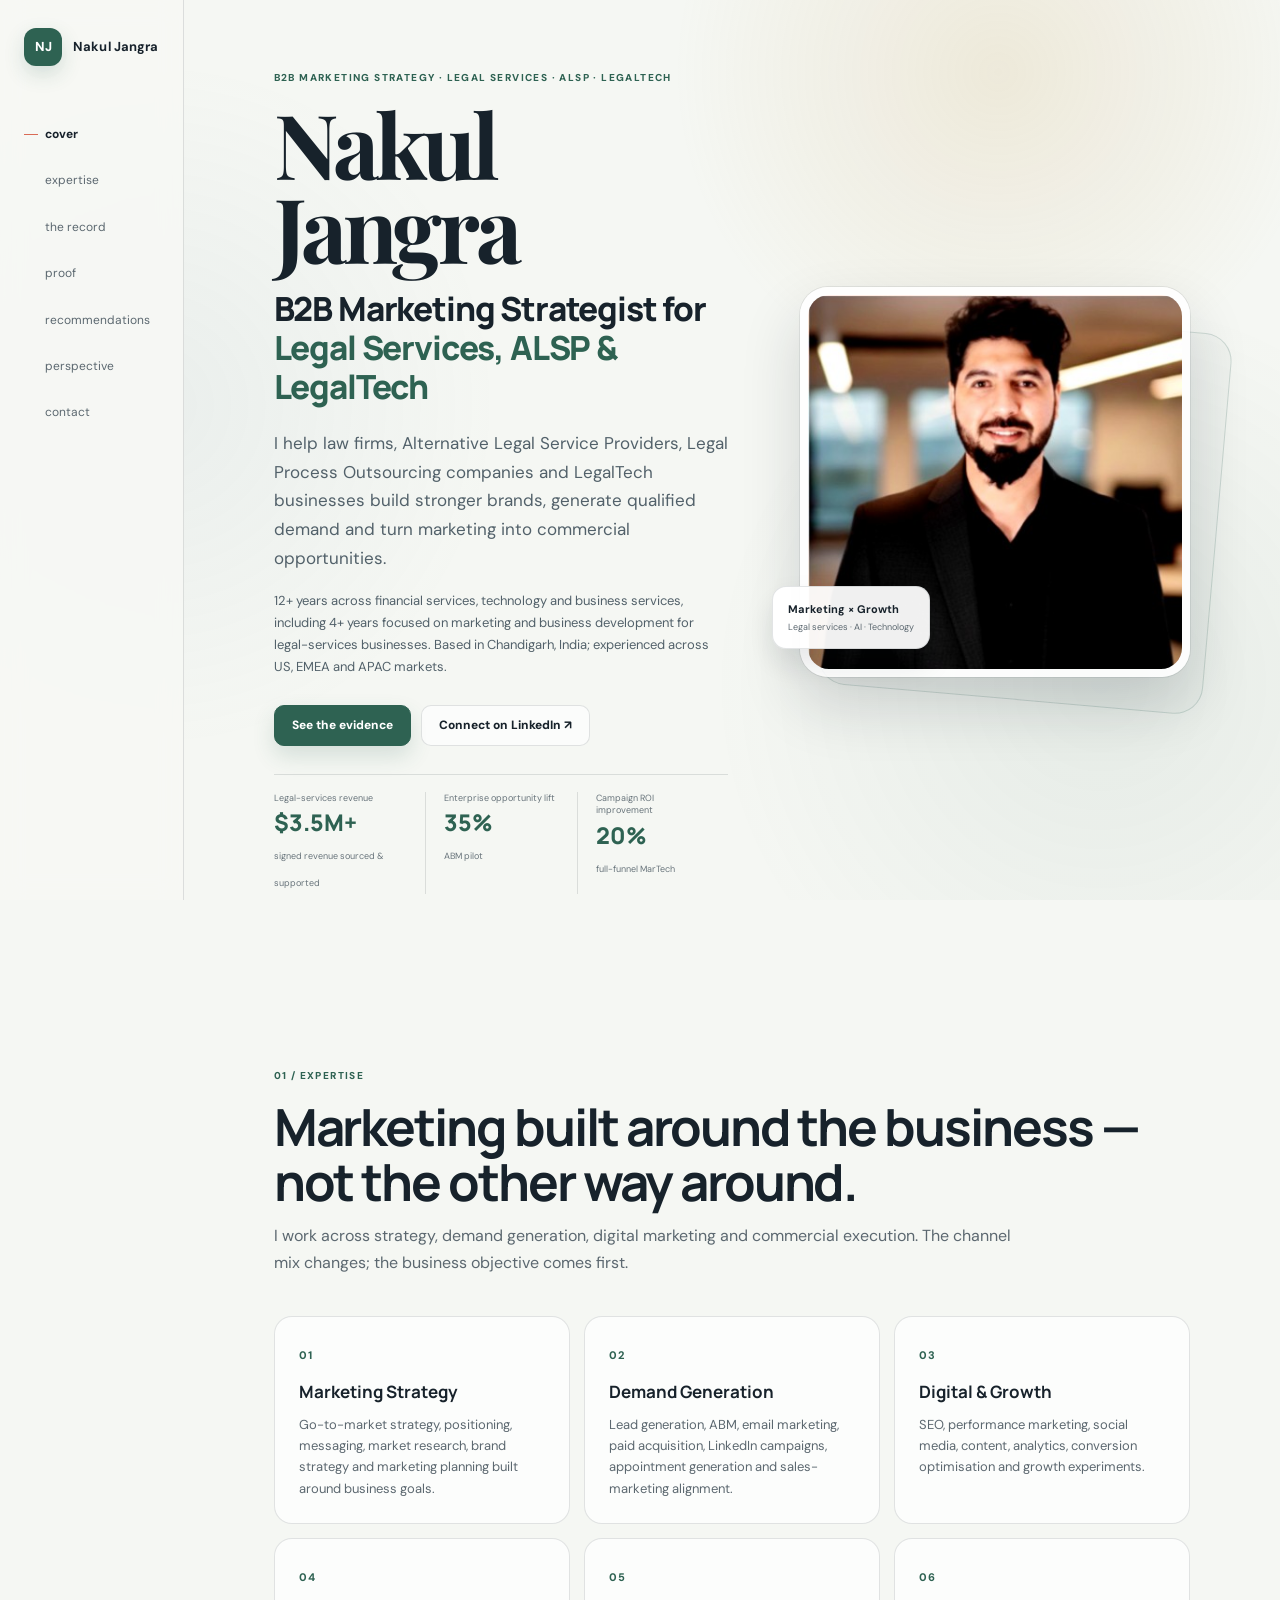
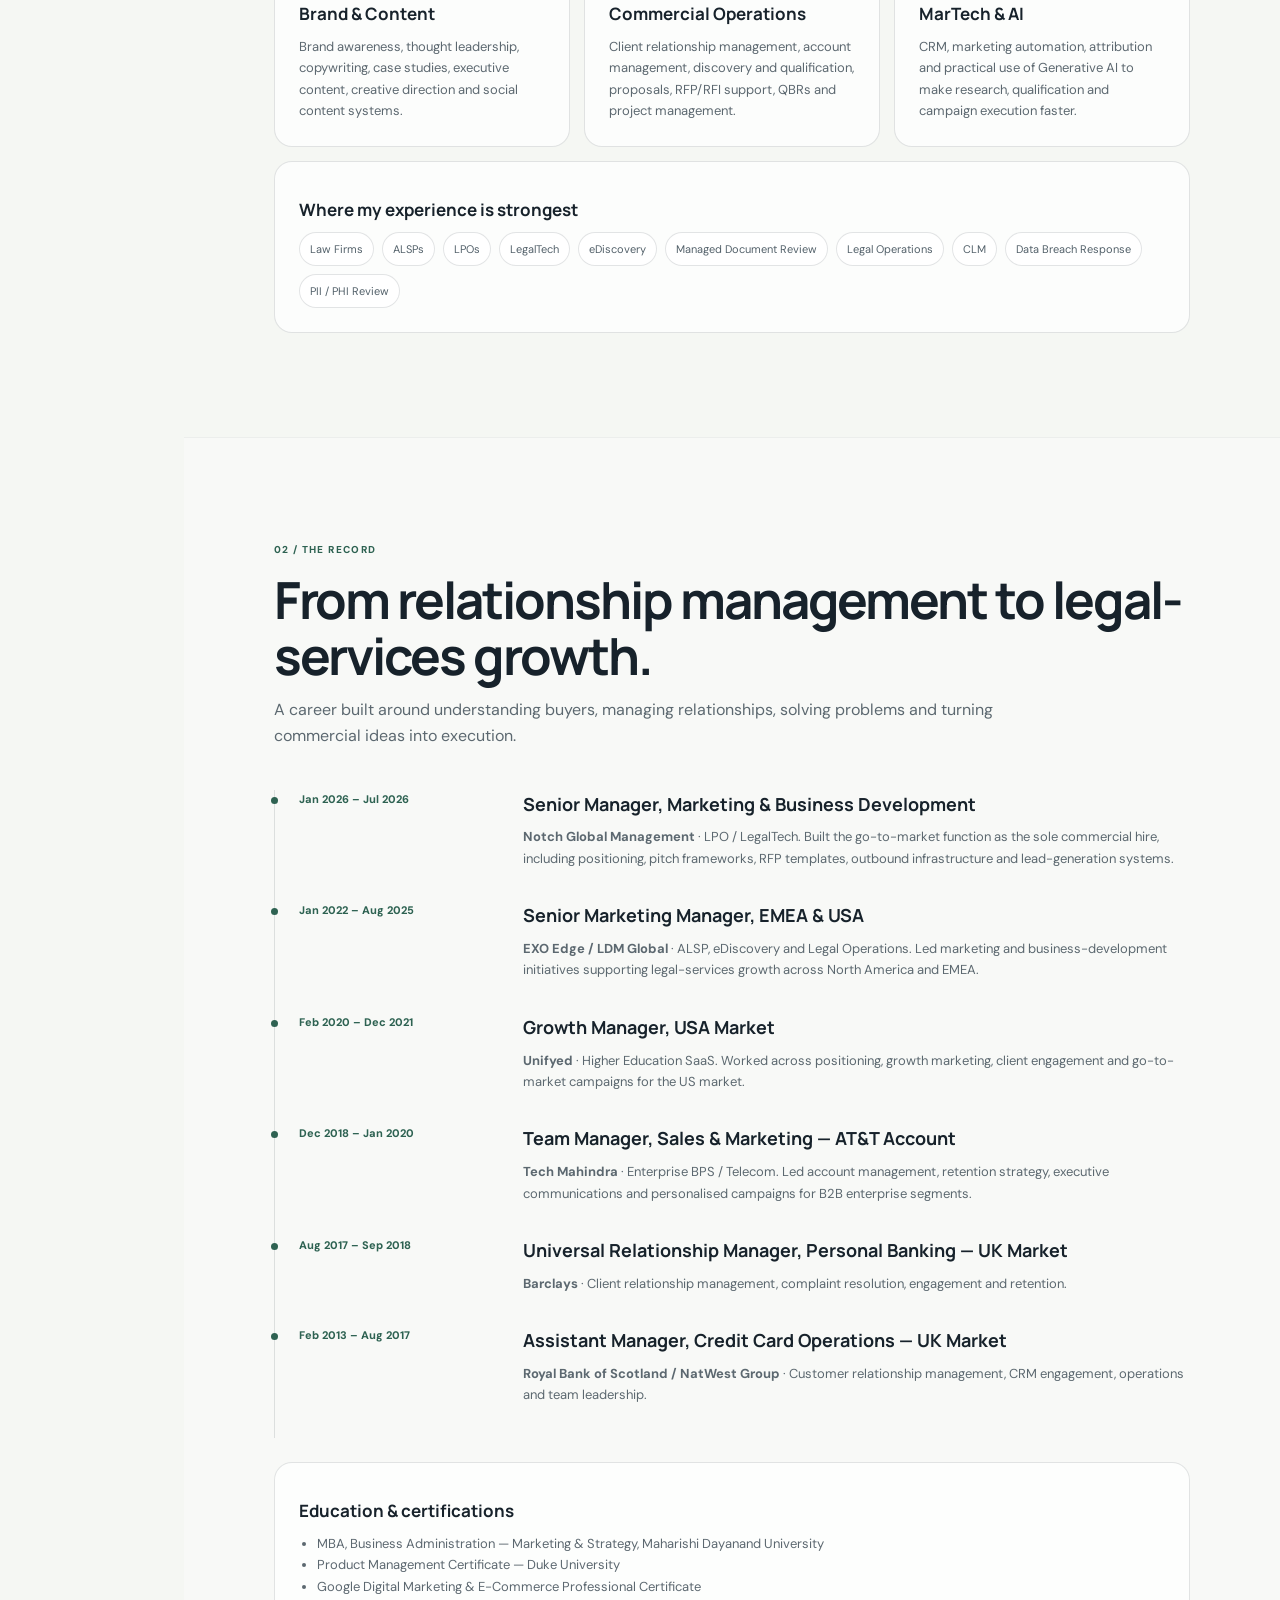
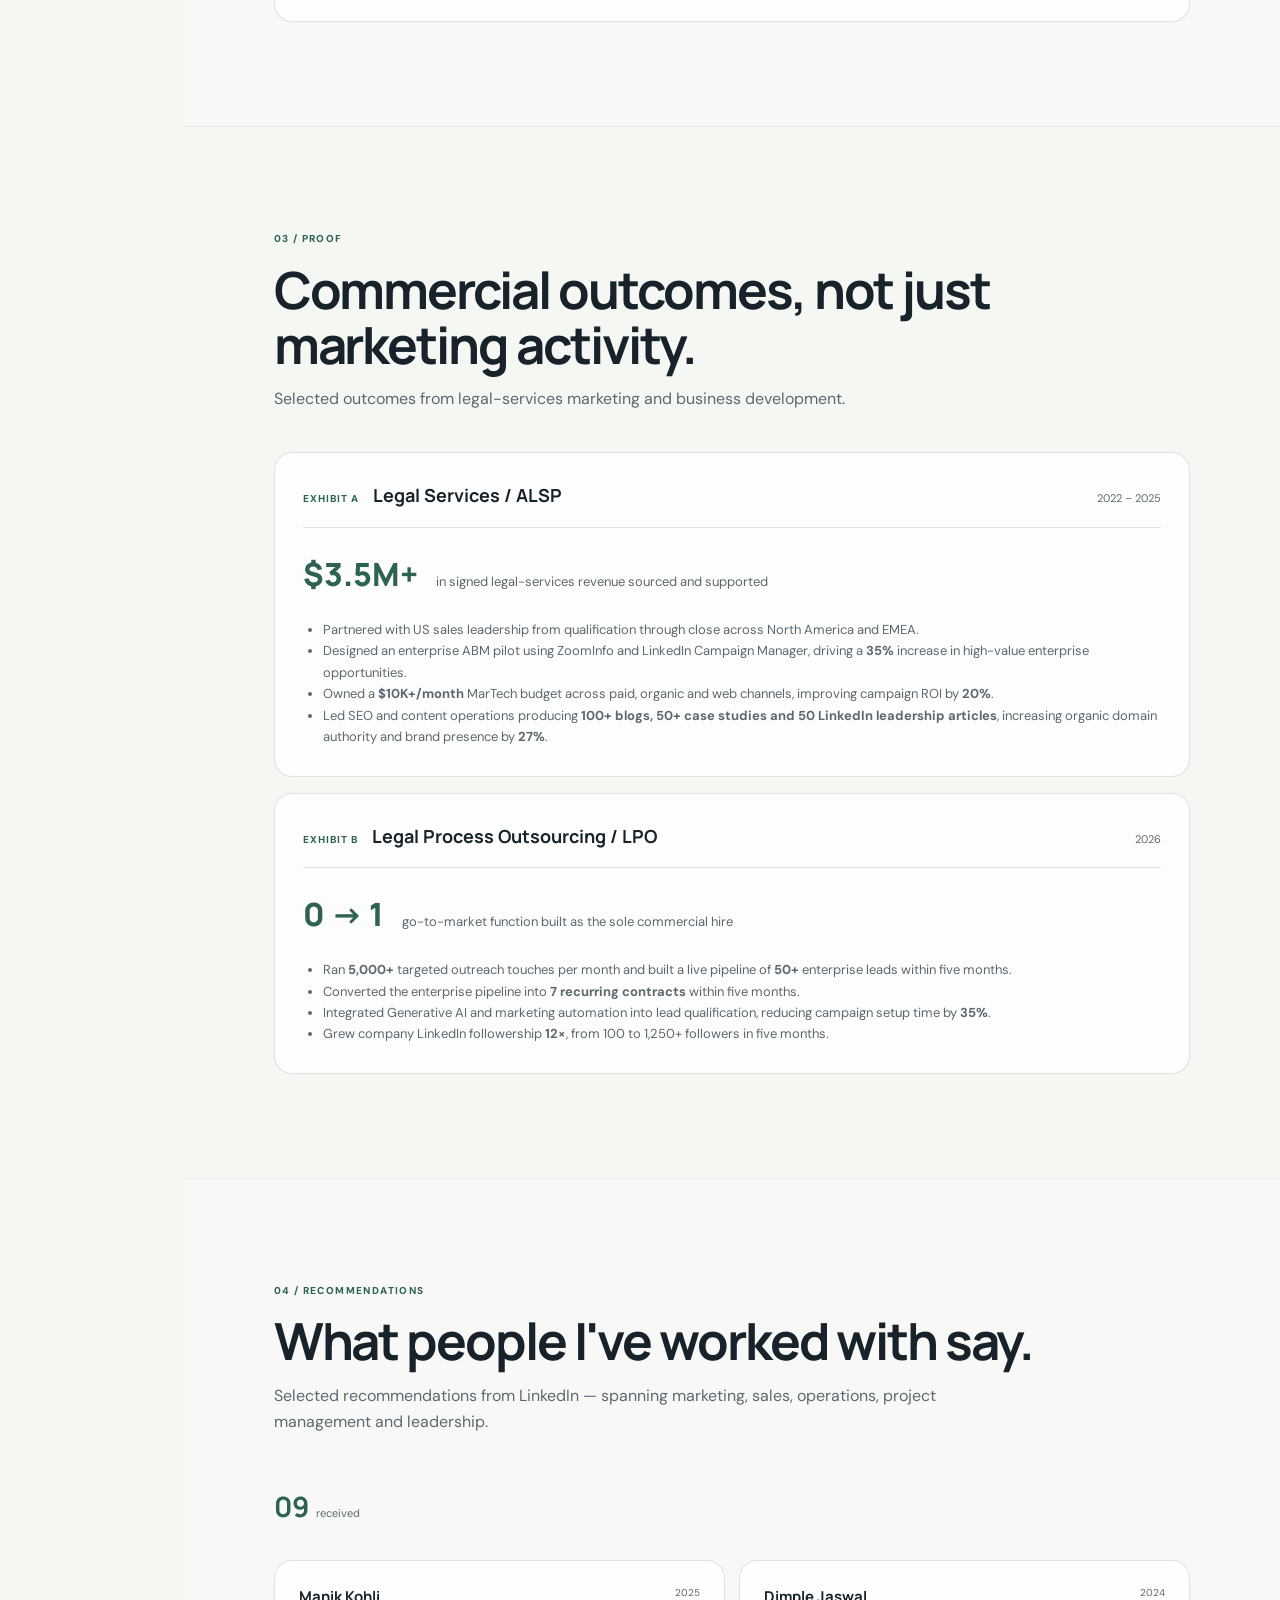
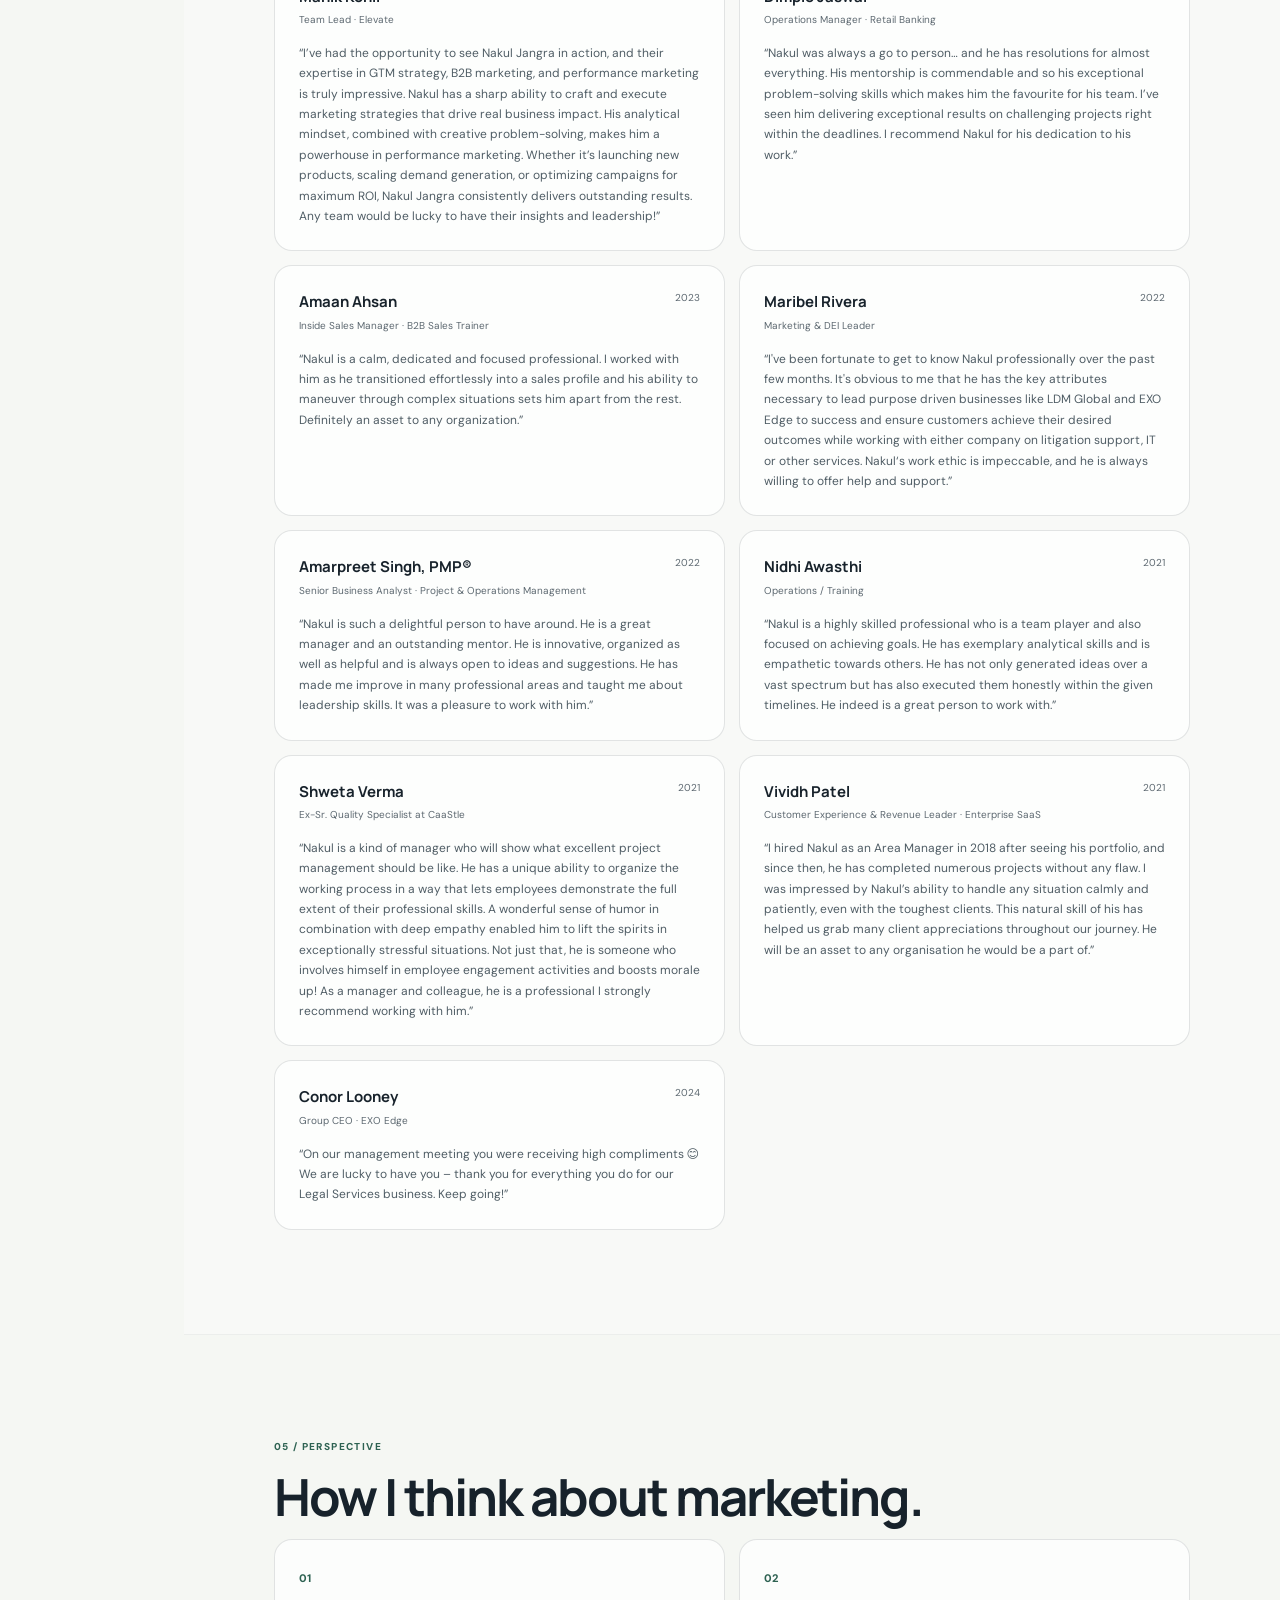
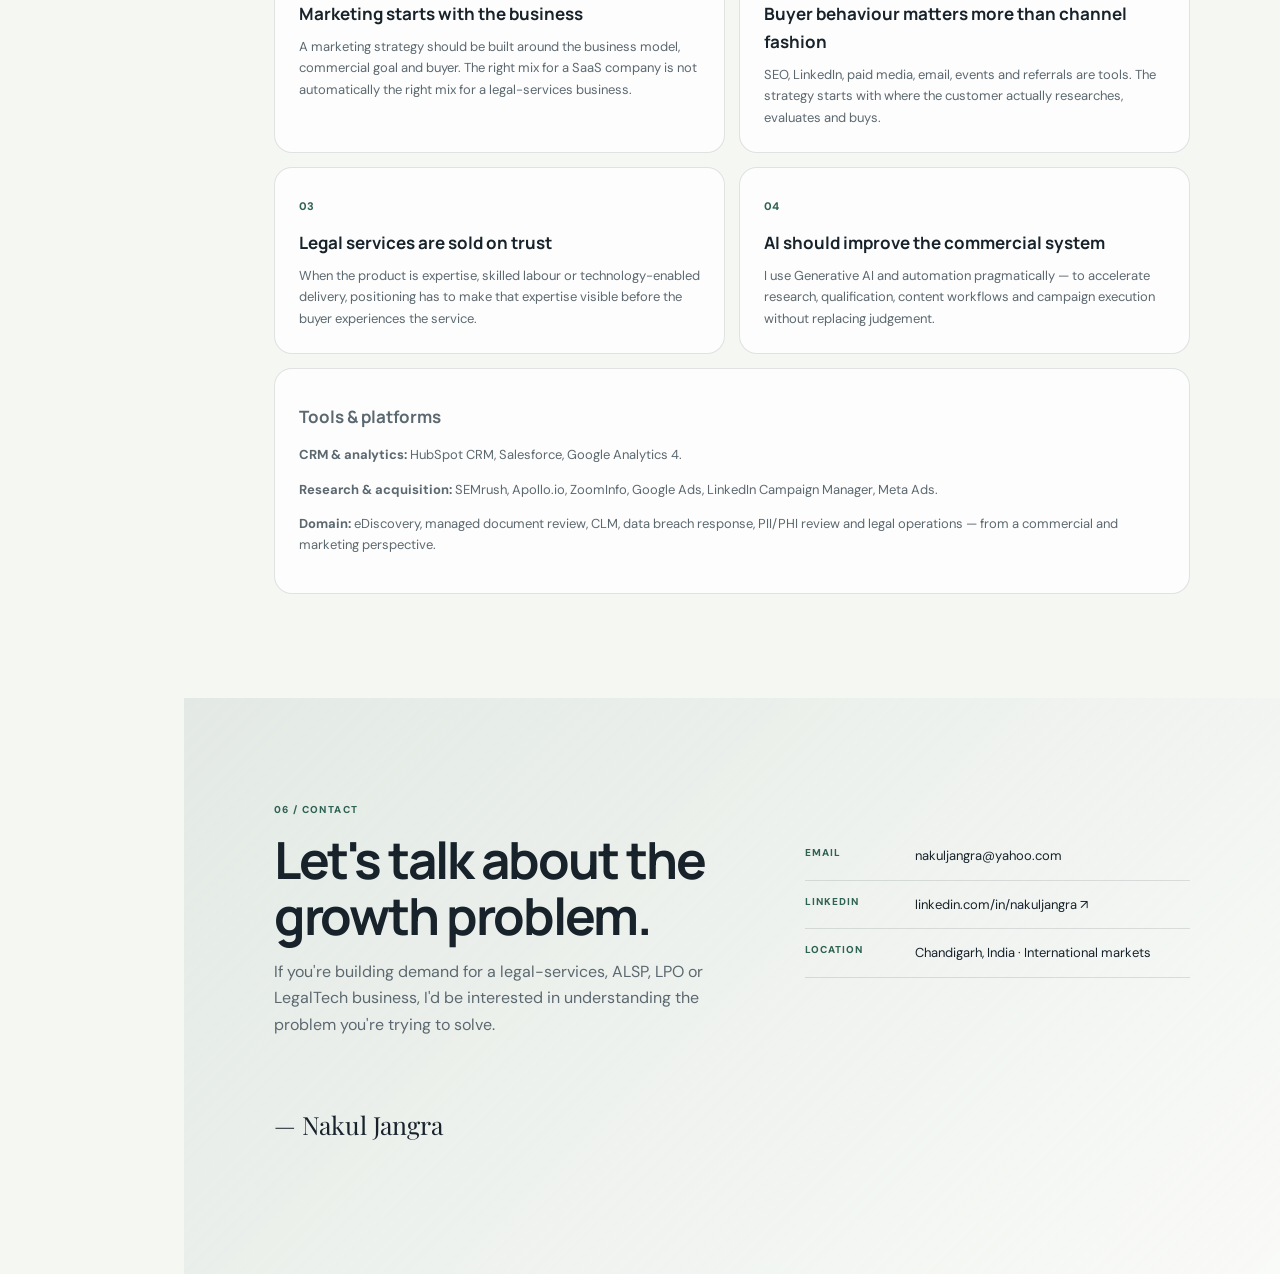
<file: index-polished-final.html>
<!DOCTYPE html>
<html lang="en">
<head>
<meta charset="UTF-8">
<meta name="viewport" content="width=device-width, initial-scale=1.0">
<title>Nakul Jangra | B2B Marketing Strategist</title>
<meta name="description" content="Nakul Jangra — B2B Marketing Strategist for Legal Services, ALSP, LPO and LegalTech. Marketing strategy, demand generation, growth and commercial execution.">
<link rel="preconnect" href="https://fonts.googleapis.com">
<link rel="preconnect" href="https://fonts.gstatic.com" crossorigin>
<link href="https://fonts.googleapis.com/css2?family=DM+Sans:wght@400;500;600;700&family=Manrope:wght@500;600;700;800&family=Playfair+Display:wght@600;700&display=swap" rel="stylesheet">
<style>
:root{--bg:#f5f7f3;--surface:#fff;--ink:#17222b;--muted:#5c6870;--line:rgba(23,34,43,.12);--green:#2e6252;--green-dark:#214b3f;--gold:#c9a35a;--nav:184px;--max:1180px}
*{box-sizing:border-box}
html{scroll-behavior:smooth}
body{margin:0;color:var(--ink);background:var(--bg);font-family:"DM Sans",system-ui,sans-serif;font-size:16px;line-height:1.65;-webkit-font-smoothing:antialiased}
body::before{content:"";position:fixed;inset:0;pointer-events:none;z-index:-1;background:radial-gradient(circle at 78% 8%,rgba(201,163,90,.16),transparent 25%),radial-gradient(circle at 12% 45%,rgba(111,145,166,.08),transparent 28%),radial-gradient(circle at 86% 76%,rgba(46,98,82,.08),transparent 30%)}
a{color:inherit}
.index{position:fixed;left:0;top:0;width:var(--nav);height:100vh;padding:28px 24px;border-right:1px solid var(--line);background:rgba(247,248,245,.92);backdrop-filter:blur(12px);z-index:50}
.brand{display:flex;align-items:center;gap:11px;text-decoration:none;margin-bottom:54px}
.brand__mark{display:grid;place-items:center;width:38px;height:38px;border-radius:12px;background:var(--green);color:white;font-weight:800;font-size:13px;box-shadow:0 8px 20px rgba(46,98,82,.18)}
.brand__name{font-size:13px;font-weight:700;letter-spacing:.01em}
.index__list{list-style:none;margin:0;padding:0;display:flex;flex-direction:column;gap:20px}
.index__link{font-size:12px;text-decoration:none;color:var(--muted);transition:.2s}
.index__link::before{content:"";display:inline-block;width:14px;height:1px;background:transparent;vertical-align:middle;margin-right:7px;transition:.2s}
.index__link:hover,.index__link.is-active{color:var(--ink);font-weight:700}
.index__link.is-active::before{background:#d96b55}
main{margin-left:var(--nav)}
.section{padding:104px 7vw;max-width:1500px;margin:auto}
.hero{min-height:100vh;display:flex;align-items:center;padding-top:70px;padding-bottom:70px;overflow:hidden}
.hero__inner{width:min(100%,var(--max));margin:auto;display:grid;grid-template-columns:minmax(0,1.12fr) minmax(390px,.88fr);gap:72px;align-items:center}
.hero__copy{min-width:0}
.eyebrow,.section-kicker{margin:0 0 14px;color:var(--green);font-size:10px;font-weight:800;letter-spacing:.14em;text-transform:uppercase}
.name{font-family:"Playfair Display",Georgia,serif;font-size:clamp(58px,7vw,94px);line-height:.94;letter-spacing:-.045em;margin:0 0 20px;font-weight:700}
.role{font-family:Manrope,system-ui,sans-serif;font-size:clamp(24px,2.6vw,36px);font-weight:800;line-height:1.18;letter-spacing:-.035em;margin:0 0 22px;max-width:720px}
.role span{color:var(--green)}
.dek{font-size:17px;line-height:1.7;color:#52616a;max-width:720px;margin:0 0 17px}
.dek--small{font-size:13px;line-height:1.7;max-width:650px;margin-bottom:26px}
.hero__actions{display:flex;gap:10px;flex-wrap:wrap;margin-bottom:28px}
.button{display:inline-flex;align-items:center;justify-content:center;min-height:40px;padding:10px 17px;border-radius:10px;text-decoration:none;font-size:12px;font-weight:800;border:1px solid var(--line);transition:transform .2s,box-shadow .2s,background .2s}
.button:hover{transform:translateY(-2px)}
.button--primary{background:var(--green);color:#fff;border-color:var(--green);box-shadow:0 10px 22px rgba(46,98,82,.16)}
.button--primary:hover{background:var(--green-dark)}
.button--ghost{background:rgba(255,255,255,.62)}
.ledger-strip{display:grid;grid-template-columns:repeat(3,minmax(0,1fr));width:100%;border-top:1px solid var(--line);margin:0;padding-top:17px}
.ledger-strip__item{padding:0 18px 0 0;min-width:0}
.ledger-strip__item+ .ledger-strip__item{border-left:1px solid var(--line);padding-left:18px}
.ledger-strip dt{font-size:9px;color:#68747b;line-height:1.35;margin-bottom:7px}
.ledger-strip dd{font-family:Manrope,sans-serif;font-size:23px;line-height:1;margin:0 0 7px;color:var(--green);font-weight:800}
.ledger-strip span{font-size:9px;color:#68747b;line-height:1.35}
.hero__portrait{position:relative;justify-self:end;width:min(100%,430px);z-index:2}
.portrait__frame{position:relative;border-radius:28px;padding:8px;background:rgba(255,255,255,.88);box-shadow:0 28px 60px rgba(23,34,43,.16),0 0 0 1px rgba(23,34,43,.08)}
.hero__portrait img{display:block;width:100%;aspect-ratio:1/1;object-fit:cover;border-radius:21px}
.portrait__halo{position:absolute;inset:8% -7% -6% 8%;border:1px solid rgba(46,98,82,.18);border-radius:28px;transform:rotate(5deg);z-index:-1;background:rgba(46,98,82,.025)}
.portrait__badge{position:absolute;left:-28px;bottom:28px;background:rgba(255,255,255,.94);border:1px solid var(--line);border-radius:14px;padding:13px 15px;box-shadow:0 15px 30px rgba(23,34,43,.1);display:grid;gap:2px}
.portrait__badge strong{font-size:11px}
.portrait__badge span{font-size:9px;color:var(--muted)}
.section--tint{background:rgba(255,255,255,.32);border-top:1px solid rgba(23,34,43,.05);border-bottom:1px solid rgba(23,34,43,.05)}
.col--wide{width:min(100%,var(--max));margin:auto}
.section-title{font-family:Manrope,sans-serif;font-size:clamp(30px,4vw,52px);line-height:1.08;letter-spacing:-.04em;margin:0 0 14px}
.section-intro{max-width:760px;color:var(--muted);margin:0 0 40px}
.capability-grid{display:grid;grid-template-columns:repeat(3,1fr);gap:14px}
.capability,.notes-grid article,.recommendation,.exhibit,.credentials,.skills,.audience-block{background:rgba(255,255,255,.72);border:1px solid var(--line);border-radius:18px}
.capability{padding:24px}
.capability__number{color:var(--green);font-size:11px;font-weight:800;letter-spacing:.1em}
.capability h3,.notes-grid h3,.audience-block h3,.skills h3,.credentials h3{margin:10px 0 8px;font-family:Manrope,sans-serif;font-size:17px}
.capability p,.notes-grid p{color:var(--muted);font-size:13px;margin:0}
.audience-block{margin-top:14px;padding:24px}
.tag-list{display:flex;flex-wrap:wrap;gap:8px}
.tag-list span{padding:7px 10px;border:1px solid var(--line);border-radius:999px;font-size:11px;color:#53616a;background:#fff}
.timeline{list-style:none;margin:0;padding:0;border-left:1px solid var(--line)}
.timeline li{display:grid;grid-template-columns:190px 1fr;gap:34px;padding:0 0 32px 24px;position:relative}
.timeline li::before{content:"";position:absolute;left:-4px;top:7px;width:7px;height:7px;border-radius:50%;background:var(--green)}
.timeline__when{font-size:11px;font-weight:800;color:var(--green)}
.timeline__what h3{font-family:Manrope,sans-serif;margin:0 0 7px;font-size:18px}
.timeline__what p{margin:0;color:var(--muted);font-size:13px}
.credentials{margin-top:24px;padding:24px}
.credentials ul{margin:0;padding-left:18px;color:var(--muted);font-size:13px}
.exhibit{padding:28px;margin-top:16px}
.exhibit__head{display:grid;grid-template-columns:auto 1fr auto;gap:14px;align-items:baseline;border-bottom:1px solid var(--line);padding-bottom:16px;margin-bottom:20px}
.exhibit__label{color:var(--green);font-size:10px;font-weight:800;text-transform:uppercase;letter-spacing:.1em}
.exhibit__head h3{margin:0;font-family:Manrope,sans-serif;font-size:18px}
.exhibit__when{font-size:11px;color:var(--muted)}
.exhibit__stat{display:flex;gap:18px;align-items:baseline;margin-bottom:18px}
.exhibit__number{font-family:Manrope,sans-serif;font-size:32px;font-weight:800;color:var(--green)}
.exhibit__stat span:last-child{color:var(--muted);font-size:13px}
.exhibit ul{margin:0;padding-left:20px;color:var(--muted);font-size:13px}
.recommendations__heading{margin-bottom:30px}
.rec-count{display:inline-flex;align-items:baseline;gap:7px;margin-top:8px;color:var(--muted)}
.rec-count strong{font-family:Manrope,sans-serif;font-size:28px;color:var(--green)}
.rec-count span{font-size:11px}
.recommendation-grid{display:grid;grid-template-columns:repeat(2,1fr);gap:14px}
.recommendation{padding:24px}
.rec-top{display:flex;justify-content:space-between;gap:15px;align-items:flex-start;margin-bottom:14px}
.rec-top h3{font-family:Manrope,sans-serif;font-size:15px;margin:0 0 3px}
.rec-top p,.rec-top>span{font-size:10px;color:var(--muted);margin:0}
.recommendation blockquote{margin:0;color:#4f5d65;font-size:12px;line-height:1.7}
.notes-grid{display:grid;grid-template-columns:repeat(2,1fr);gap:14px}
.notes-grid article{padding:24px}
.notes-grid article>span{font-size:11px;color:var(--green);font-weight:800}
.skills{padding:24px;margin-top:14px;color:var(--muted);font-size:13px}
.contact{background:linear-gradient(135deg,rgba(46,98,82,.09),rgba(255,255,255,.45))}
.contact__grid{display:grid;grid-template-columns:1.1fr .9fr;gap:60px;align-items:start}
.contact__lead{color:var(--muted);max-width:620px}
.contact__list{margin:0}
.contact__list div{display:grid;grid-template-columns:90px 1fr;gap:20px;padding:13px 0;border-bottom:1px solid var(--line)}
.contact__list dt{font-size:10px;text-transform:uppercase;letter-spacing:.1em;color:var(--green);font-weight:800}
.contact__list dd{margin:0;font-size:13px}
.contact__list a{text-decoration:none}
.signoff{font-family:"Playfair Display",Georgia,serif;font-size:25px;margin-top:50px}
@media(max-width:1050px){:root{--nav:0px}.index{position:sticky;top:0;width:100%;height:auto;padding:12px 18px;display:flex;align-items:center;justify-content:space-between}.brand{margin:0}.index__list{flex-direction:row;gap:14px;overflow:auto}.index__link{white-space:nowrap}.index__link::before{display:none}main{margin-left:0}.section{padding:80px 5vw}.hero__inner{grid-template-columns:1fr 360px;gap:45px}}
@media(max-width:760px){.hero{padding-top:55px}.hero__inner{grid-template-columns:1fr;gap:40px}.hero__portrait{justify-self:center;order:2;width:min(100%,390px)}.portrait__badge{left:10px;bottom:18px}.ledger-strip{grid-template-columns:1fr;gap:14px}.ledger-strip__item+ .ledger-strip__item{border-left:0;border-top:1px solid var(--line);padding-left:0;padding-top:14px}.capability-grid,.recommendation-grid,.notes-grid{grid-template-columns:1fr}.timeline li{grid-template-columns:1fr;gap:5px;padding-left:20px}.contact__grid{grid-template-columns:1fr;gap:30px}.exhibit__head{grid-template-columns:1fr;gap:5px}.exhibit__stat{display:block}.exhibit__number{display:block;margin-bottom:7px}.index__list{max-width:62vw}}
@media(prefers-reduced-motion:reduce){html{scroll-behavior:auto}*{transition:none!important}}
</style>
<script type="application/ld+json">{"@context":"https://schema.org","@type":"Person","name":"Nakul Jangra","url":"https://nakuljangra.github.io/","image":"[data-uri]","jobTitle":"B2B Marketing Strategist","description":"B2B Marketing Strategist specialising in legal services, Alternative Legal Service Providers, Legal Process Outsourcing, LegalTech and eDiscovery.","email":"mailto:nakuljangra@yahoo.com","sameAs":["https://www.linkedin.com/in/nakuljangra/"]}</script>
</head>
<body>
<nav class="index" aria-label="Section navigation"><a class="brand" href="#brief"><span class="brand__mark">NJ</span><span class="brand__name">Nakul Jangra</span></a><ul class="index__list"><li><a href="#brief" class="index__link is-active">cover</a></li><li><a href="#specialisation" class="index__link">expertise</a></li><li><a href="#record" class="index__link">the record</a></li><li><a href="#exhibits" class="index__link">proof</a></li><li><a href="#recommendations" class="index__link">recommendations</a></li><li><a href="#notes" class="index__link">perspective</a></li><li><a href="#contact" class="index__link">contact</a></li></ul></nav>
<main>
<section id="brief" class="section hero"><div class="hero__inner"><div class="hero__copy"><p class="eyebrow">B2B marketing strategy · Legal services · ALSP · LegalTech</p><h1 class="name">Nakul Jangra</h1><p class="role">B2B Marketing Strategist for <span>Legal Services, ALSP &amp; LegalTech</span></p><p class="dek">I help law firms, Alternative Legal Service Providers, Legal Process Outsourcing companies and LegalTech businesses build stronger brands, generate qualified demand and turn marketing into commercial opportunities.</p><p class="dek dek--small">12+ years across financial services, technology and business services, including 4+ years focused on marketing and business development for legal-services businesses. Based in Chandigarh, India; experienced across US, EMEA and APAC markets.</p><div class="hero__actions"><a class="button button--primary" href="#proof">See the evidence</a><a class="button button--ghost" href="https://www.linkedin.com/in/nakuljangra/" target="_blank" rel="noopener">Connect on LinkedIn ↗</a></div><dl class="ledger-strip"><div class="ledger-strip__item"><dt>Legal-services revenue</dt><dd>$3.5M+</dd><span>signed revenue sourced &amp; supported</span></div><div class="ledger-strip__item"><dt>Enterprise opportunity lift</dt><dd>35%</dd><span>ABM pilot</span></div><div class="ledger-strip__item"><dt>Campaign ROI improvement</dt><dd>20%</dd><span>full-funnel MarTech</span></div></dl></div><div class="hero__portrait"><div class="portrait__halo"></div><div class="portrait__frame"><img src="[data-uri]" alt="Nakul Jangra — B2B Marketing Strategist"></div><div class="portrait__badge"><strong>Marketing × Growth</strong><span>Legal services · AI · Technology</span></div></div></div></section>
<section id="specialisation" class="section"><div class="col--wide"><p class="section-kicker">01 / Expertise</p><h2 class="section-title">Marketing built around the business — not the other way around.</h2><p class="section-intro">I work across strategy, demand generation, digital marketing and commercial execution. The channel mix changes; the business objective comes first.</p><div class="capability-grid"><article class="capability"><span class="capability__number">01</span><h3>Marketing Strategy</h3><p>Go-to-market strategy, positioning, messaging, market research, brand strategy and marketing planning built around business goals.</p></article><article class="capability"><span class="capability__number">02</span><h3>Demand Generation</h3><p>Lead generation, ABM, email marketing, paid acquisition, LinkedIn campaigns, appointment generation and sales-marketing alignment.</p></article><article class="capability"><span class="capability__number">03</span><h3>Digital &amp; Growth</h3><p>SEO, performance marketing, social media, content, analytics, conversion optimisation and growth experiments.</p></article><article class="capability"><span class="capability__number">04</span><h3>Brand &amp; Content</h3><p>Brand awareness, thought leadership, copywriting, case studies, executive content, creative direction and social content systems.</p></article><article class="capability"><span class="capability__number">05</span><h3>Commercial Operations</h3><p>Client relationship management, account management, discovery and qualification, proposals, RFP/RFI support, QBRs and project management.</p></article><article class="capability"><span class="capability__number">06</span><h3>MarTech &amp; AI</h3><p>CRM, marketing automation, attribution and practical use of Generative AI to make research, qualification and campaign execution faster.</p></article></div><div class="audience-block"><h3>Where my experience is strongest</h3><div class="tag-list"><span>Law Firms</span><span>ALSPs</span><span>LPOs</span><span>LegalTech</span><span>eDiscovery</span><span>Managed Document Review</span><span>Legal Operations</span><span>CLM</span><span>Data Breach Response</span><span>PII / PHI Review</span></div></div></div></section>
<section id="record" class="section section--tint"><div class="col--wide"><p class="section-kicker">02 / The record</p><h2 class="section-title">From relationship management to legal-services growth.</h2><p class="section-intro">A career built around understanding buyers, managing relationships, solving problems and turning commercial ideas into execution.</p><ol class="timeline"><li><div class="timeline__when">Jan 2026 – Jul 2026</div><div class="timeline__what"><h3>Senior Manager, Marketing &amp; Business Development</h3><p><strong>Notch Global Management</strong> · LPO / LegalTech. Built the go-to-market function as the sole commercial hire, including positioning, pitch frameworks, RFP templates, outbound infrastructure and lead-generation systems.</p></div></li><li><div class="timeline__when">Jan 2022 – Aug 2025</div><div class="timeline__what"><h3>Senior Marketing Manager, EMEA &amp; USA</h3><p><strong>EXO Edge / LDM Global</strong> · ALSP, eDiscovery and Legal Operations. Led marketing and business-development initiatives supporting legal-services growth across North America and EMEA.</p></div></li><li><div class="timeline__when">Feb 2020 – Dec 2021</div><div class="timeline__what"><h3>Growth Manager, USA Market</h3><p><strong>Unifyed</strong> · Higher Education SaaS. Worked across positioning, growth marketing, client engagement and go-to-market campaigns for the US market.</p></div></li><li><div class="timeline__when">Dec 2018 – Jan 2020</div><div class="timeline__what"><h3>Team Manager, Sales &amp; Marketing — AT&amp;T Account</h3><p><strong>Tech Mahindra</strong> · Enterprise BPS / Telecom. Led account management, retention strategy, executive communications and personalised campaigns for B2B enterprise segments.</p></div></li><li><div class="timeline__when">Aug 2017 – Sep 2018</div><div class="timeline__what"><h3>Universal Relationship Manager, Personal Banking — UK Market</h3><p><strong>Barclays</strong> · Client relationship management, complaint resolution, engagement and retention.</p></div></li><li><div class="timeline__when">Feb 2013 – Aug 2017</div><div class="timeline__what"><h3>Assistant Manager, Credit Card Operations — UK Market</h3><p><strong>Royal Bank of Scotland / NatWest Group</strong> · Customer relationship management, CRM engagement, operations and team leadership.</p></div></li></ol><div class="credentials"><h3>Education &amp; certifications</h3><ul><li>MBA, Business Administration — Marketing &amp; Strategy, Maharishi Dayanand University</li><li>Product Management Certificate — Duke University</li><li>Google Digital Marketing &amp; E-Commerce Professional Certificate</li></ul></div></div></section>
<section id="exhibits" class="section"><div class="col--wide"><p class="section-kicker">03 / Proof</p><h2 class="section-title">Commercial outcomes, not just marketing activity.</h2><p class="section-intro">Selected outcomes from legal-services marketing and business development.</p><article class="exhibit" id="proof"><div class="exhibit__head"><span class="exhibit__label">Exhibit A</span><h3>Legal Services / ALSP</h3><span class="exhibit__when">2022 – 2025</span></div><div class="exhibit__stat"><span class="exhibit__number">$3.5M+</span><span>in signed legal-services revenue sourced and supported</span></div><ul><li>Partnered with US sales leadership from qualification through close across North America and EMEA.</li><li>Designed an enterprise ABM pilot using ZoomInfo and LinkedIn Campaign Manager, driving a <strong>35%</strong> increase in high-value enterprise opportunities.</li><li>Owned a <strong>$10K+/month</strong> MarTech budget across paid, organic and web channels, improving campaign ROI by <strong>20%</strong>.</li><li>Led SEO and content operations producing <strong>100+ blogs, 50+ case studies and 50 LinkedIn leadership articles</strong>, increasing organic domain authority and brand presence by <strong>27%</strong>.</li></ul></article><article class="exhibit"><div class="exhibit__head"><span class="exhibit__label">Exhibit B</span><h3>Legal Process Outsourcing / LPO</h3><span class="exhibit__when">2026</span></div><div class="exhibit__stat"><span class="exhibit__number">0 → 1</span><span>go-to-market function built as the sole commercial hire</span></div><ul><li>Ran <strong>5,000+</strong> targeted outreach touches per month and built a live pipeline of <strong>50+</strong> enterprise leads within five months.</li><li>Converted the enterprise pipeline into <strong>7 recurring contracts</strong> within five months.</li><li>Integrated Generative AI and marketing automation into lead qualification, reducing campaign setup time by <strong>35%</strong>.</li><li>Grew company LinkedIn followership <strong>12×</strong>, from 100 to 1,250+ followers in five months.</li></ul></article></div></section>
<section id="recommendations" class="section section--tint"><div class="col--wide"><p class="section-kicker">04 / Recommendations</p><div class="recommendations__heading"><h2 class="section-title">What people I've worked with say.</h2><p class="section-intro">Selected recommendations from LinkedIn — spanning marketing, sales, operations, project management and leadership.</p><div class="rec-count"><strong>09</strong><span>received</span></div></div><div class="recommendation-grid">
<article class="recommendation"><div class="rec-top"><div><h3>Manik Kohli</h3><p>Team Lead · Elevate</p></div><span>2025</span></div><blockquote>“I’ve had the opportunity to see Nakul Jangra in action, and their expertise in GTM strategy, B2B marketing, and performance marketing is truly impressive. Nakul has a sharp ability to craft and execute marketing strategies that drive real business impact. His analytical mindset, combined with creative problem-solving, makes him a powerhouse in performance marketing. Whether it’s launching new products, scaling demand generation, or optimizing campaigns for maximum ROI, Nakul Jangra consistently delivers outstanding results. Any team would be lucky to have their insights and leadership!”</blockquote></article>
<article class="recommendation"><div class="rec-top"><div><h3>Dimple Jaswal</h3><p>Operations Manager · Retail Banking</p></div><span>2024</span></div><blockquote>“Nakul was always a go to person… and he has resolutions for almost everything. His mentorship is commendable and so his exceptional problem-solving skills which makes him the favourite for his team. I’ve seen him delivering exceptional results on challenging projects right within the deadlines. I recommend Nakul for his dedication to his work.”</blockquote></article>
<article class="recommendation"><div class="rec-top"><div><h3>Amaan Ahsan</h3><p>Inside Sales Manager · B2B Sales Trainer</p></div><span>2023</span></div><blockquote>“Nakul is a calm, dedicated and focused professional. I worked with him as he transitioned effortlessly into a sales profile and his ability to maneuver through complex situations sets him apart from the rest. Definitely an asset to any organization.”</blockquote></article>
<article class="recommendation"><div class="rec-top"><div><h3>Maribel Rivera</h3><p>Marketing &amp; DEI Leader</p></div><span>2022</span></div><blockquote>“I've been fortunate to get to know Nakul professionally over the past few months. It's obvious to me that he has the key attributes necessary to lead purpose driven businesses like LDM Global and EXO Edge to success and ensure customers achieve their desired outcomes while working with either company on litigation support, IT or other services. Nakul‘s work ethic is impeccable, and he is always willing to offer help and support.”</blockquote></article>
<article class="recommendation"><div class="rec-top"><div><h3>Amarpreet Singh, PMP®</h3><p>Senior Business Analyst · Project &amp; Operations Management</p></div><span>2022</span></div><blockquote>“Nakul is such a delightful person to have around. He is a great manager and an outstanding mentor. He is innovative, organized as well as helpful and is always open to ideas and suggestions. He has made me improve in many professional areas and taught me about leadership skills. It was a pleasure to work with him.”</blockquote></article>
<article class="recommendation"><div class="rec-top"><div><h3>Nidhi Awasthi</h3><p>Operations / Training</p></div><span>2021</span></div><blockquote>“Nakul is a highly skilled professional who is a team player and also focused on achieving goals. He has exemplary analytical skills and is empathetic towards others. He has not only generated ideas over a vast spectrum but has also executed them honestly within the given timelines. He indeed is a great person to work with.”</blockquote></article>
<article class="recommendation"><div class="rec-top"><div><h3>Shweta Verma</h3><p>Ex-Sr. Quality Specialist at CaaStle</p></div><span>2021</span></div><blockquote>“Nakul is a kind of manager who will show what excellent project management should be like. He has a unique ability to organize the working process in a way that lets employees demonstrate the full extent of their professional skills. A wonderful sense of humor in combination with deep empathy enabled him to lift the spirits in exceptionally stressful situations. Not just that, he is someone who involves himself in employee engagement activities and boosts morale up! As a manager and colleague, he is a professional I strongly recommend working with him.”</blockquote></article>
<article class="recommendation"><div class="rec-top"><div><h3>Vividh Patel</h3><p>Customer Experience &amp; Revenue Leader · Enterprise SaaS</p></div><span>2021</span></div><blockquote>“I hired Nakul as an Area Manager in 2018 after seeing his portfolio, and since then, he has completed numerous projects without any flaw. I was impressed by Nakul’s ability to handle any situation calmly and patiently, even with the toughest clients. This natural skill of his has helped us grab many client appreciations throughout our journey. He will be an asset to any organisation he would be a part of.”</blockquote></article>
<article class="recommendation"><div class="rec-top"><div><h3>Conor Looney</h3><p>Group CEO · EXO Edge</p></div><span>2024</span></div><blockquote>“On our management meeting you were receiving high compliments 😊 We are lucky to have you – thank you for everything you do for our Legal Services business. Keep going!”</blockquote></article>
</div></div></section>
<section id="notes" class="section"><div class="col--wide"><p class="section-kicker">05 / Perspective</p><h2 class="section-title">How I think about marketing.</h2><div class="notes-grid"><article><span>01</span><h3>Marketing starts with the business</h3><p>A marketing strategy should be built around the business model, commercial goal and buyer. The right mix for a SaaS company is not automatically the right mix for a legal-services business.</p></article><article><span>02</span><h3>Buyer behaviour matters more than channel fashion</h3><p>SEO, LinkedIn, paid media, email, events and referrals are tools. The strategy starts with where the customer actually researches, evaluates and buys.</p></article><article><span>03</span><h3>Legal services are sold on trust</h3><p>When the product is expertise, skilled labour or technology-enabled delivery, positioning has to make that expertise visible before the buyer experiences the service.</p></article><article><span>04</span><h3>AI should improve the commercial system</h3><p>I use Generative AI and automation pragmatically — to accelerate research, qualification, content workflows and campaign execution without replacing judgement.</p></article></div><div class="skills"><h3>Tools &amp; platforms</h3><p><strong>CRM &amp; analytics:</strong> HubSpot CRM, Salesforce, Google Analytics 4.</p><p><strong>Research &amp; acquisition:</strong> SEMrush, Apollo.io, ZoomInfo, Google Ads, LinkedIn Campaign Manager, Meta Ads.</p><p><strong>Domain:</strong> eDiscovery, managed document review, CLM, data breach response, PII/PHI review and legal operations — from a commercial and marketing perspective.</p></div></div></section>
<section id="contact" class="section contact"><div class="col--wide"><p class="section-kicker">06 / Contact</p><div class="contact__grid"><div><h2 class="section-title">Let's talk about the growth problem.</h2><p class="contact__lead">If you're building demand for a legal-services, ALSP, LPO or LegalTech business, I'd be interested in understanding the problem you're trying to solve.</p></div><dl class="contact__list"><div><dt>Email</dt><dd><a href="mailto:nakuljangra@yahoo.com">nakuljangra@yahoo.com</a></dd></div><div><dt>LinkedIn</dt><dd><a href="https://www.linkedin.com/in/nakuljangra/" target="_blank" rel="noopener">linkedin.com/in/nakuljangra ↗</a></dd></div><div><dt>Location</dt><dd>Chandigarh, India · International markets</dd></div></dl></div><p class="signoff">— Nakul Jangra</p></div></section>
</main>
<script>
const links=[...document.querySelectorAll('.index__link')];
const sections=links.map(a=>document.querySelector(a.getAttribute('href'))).filter(Boolean);
const observer=new IntersectionObserver(entries=>entries.forEach(e=>{if(e.isIntersecting){links.forEach(l=>l.classList.toggle('is-active',l.getAttribute('href')==='#'+e.target.id))}}),{rootMargin:'-35% 0px -55% 0px'});
sections.forEach(s=>observer.observe(s));
</script>
</body>
</html>
</file>
<file: styles.css>
:root{
  --bg:#f5f3ee; --surface:#fffdf9; --surface-2:#edf4ef; --ink:#17222b; --muted:#5c6870;
  --line:rgba(23,34,43,.12); --green:#2e6252; --green-dark:#204a3e; --coral:#c96f61;
  --gold:#c9a35a; --blue:#6f91a6; --nav:232px; --max:1080px;
  --sans:"DM Sans",-apple-system,BlinkMacSystemFont,sans-serif; --display:"Manrope",sans-serif;
  --serif:"Playfair Display",Georgia,serif;
}
*{box-sizing:border-box} html{scroll-behavior:smooth}
body{margin:0;color:var(--ink);background:var(--bg);font-family:var(--sans);font-size:16px;line-height:1.65;-webkit-font-smoothing:antialiased}
body:before{content:"";position:fixed;inset:0;pointer-events:none;z-index:-2;background:
radial-gradient(circle at 78% 8%,rgba(201,111,97,.13),transparent 25%),
radial-gradient(circle at 12% 40%,rgba(111,145,166,.10),transparent 26%),
radial-gradient(circle at 85% 72%,rgba(46,98,82,.09),transparent 30%)}
a{color:inherit} a:focus-visible,button:focus-visible{outline:3px solid var(--gold);outline-offset:4px}
.index{position:fixed;left:0;top:0;width:var(--nav);height:100vh;padding:28px 24px;display:flex;flex-direction:column;gap:54px;border-right:1px solid var(--line);background:rgba(247,246,241,.78);backdrop-filter:blur(18px);z-index:20}
.brand{text-decoration:none;display:flex;align-items:center;gap:11px}.brand__mark{display:grid;place-items:center;width:38px;height:38px;border-radius:12px;background:var(--green);color:white;font:800 14px var(--display);letter-spacing:-.04em;box-shadow:0 10px 24px rgba(46,98,82,.18)}.brand__name{font:700 13px var(--display);letter-spacing:.01em}
.index__list{list-style:none;margin:0;padding:0;display:flex;flex-direction:column;gap:15px}.index__link{text-decoration:none;color:var(--muted);font-size:13px;padding:3px 0;transition:.2s}.index__link:hover,.index__link.is-active{color:var(--ink);font-weight:700}.index__link.is-active:before{content:"";display:inline-block;width:18px;height:1px;background:var(--coral);vertical-align:middle;margin-right:8px}
main{margin-left:var(--nav)}.section{position:relative;padding:100px 64px;border-bottom:1px solid var(--line);overflow:hidden}.col{max-width:720px}.col--wide{max-width:var(--max);margin:0 auto}.section-kicker{font:700 11px var(--display);letter-spacing:.16em;text-transform:uppercase;color:var(--green);margin:0 0 16px}.section-title{font:700 clamp(2rem,3.4vw,3.15rem) var(--serif);line-height:1.12;letter-spacing:-.035em;margin:0 0 15px;max-width:820px}.section-intro{color:var(--muted);max-width:720px;margin:0 0 42px;font-size:17px}
.hero{min-height:100vh;display:flex;align-items:center;padding-top:70px;background:linear-gradient(135deg,#f6f4ef 0%,#eef4ef 55%,#f7f1ed 100%)}.hero__glow{position:absolute;border-radius:999px;filter:blur(1px);opacity:.55;pointer-events:none}.hero__glow--one{width:420px;height:420px;right:-120px;top:-120px;background:radial-gradient(circle,rgba(201,111,97,.22),rgba(201,111,97,0) 68%)}.hero__glow--two{width:500px;height:500px;left:-300px;bottom:-240px;background:radial-gradient(circle,rgba(111,145,166,.18),rgba(111,145,166,0) 68%)}.hero__inner{max-width:var(--max);width:100%;margin:0 auto;display:grid;grid-template-columns:minmax(0,1.25fr) minmax(280px,.75fr);gap:72px;align-items:center}.eyebrow{font:600 11px var(--display);letter-spacing:.12em;text-transform:uppercase;color:var(--green);margin:0 0 18px}.name{font:700 clamp(3.5rem,7vw,6.5rem) var(--serif);line-height:.92;letter-spacing:-.06em;margin:0 0 22px}.role{font:700 clamp(1.3rem,2.4vw,2rem) var(--display);line-height:1.28;letter-spacing:-.03em;max-width:700px;margin:0 0 20px}.role span{color:var(--green)}.dek{font-size:18px;max-width:690px;color:#46535c;margin:0 0 18px}.dek--small{font-size:14px;max-width:660px;margin-bottom:28px}.hero__actions{display:flex;gap:12px;flex-wrap:wrap;margin-bottom:36px}.button{display:inline-flex;align-items:center;justify-content:center;min-height:45px;padding:0 18px;border-radius:12px;text-decoration:none;font-weight:700;font-size:13px;transition:transform .2s,box-shadow .2s}.button:hover{transform:translateY(-2px)}.button--primary{background:var(--green);color:#fff;box-shadow:0 12px 24px rgba(46,98,82,.17)}.button--ghost{border:1px solid var(--line);background:rgba(255,255,255,.5)}
.ledger-strip{display:grid;grid-template-columns:repeat(3,1fr);gap:0;border-top:1px solid var(--line);padding-top:20px;margin:0}.ledger-strip__item{padding-right:20px}.ledger-strip__item+ .ledger-strip__item{border-left:1px solid var(--line);padding-left:20px}.ledger-strip dt{font-size:11px;color:var(--muted);margin-bottom:5px}.ledger-strip dd{font:800 25px var(--display);color:var(--green-dark);margin:0;letter-spacing:-.03em}.ledger-strip span{font-size:11px;color:var(--muted)}
.hero__portrait{position:relative;justify-self:end;width:min(370px,100%);aspect-ratio:1/1.08}.hero__portrait:before{content:"";position:absolute;inset:9% -7% -7% 7%;border:1px solid rgba(46,98,82,.2);border-radius:32px;background:rgba(255,255,255,.35);transform:rotate(4deg)}.portrait__halo{position:absolute;inset:-9%;border-radius:50%;background:radial-gradient(circle,rgba(201,163,90,.17),rgba(201,163,90,0) 65%)}.hero__portrait img{position:relative;width:100%;height:100%;object-fit:cover;border-radius:30px;box-shadow:0 30px 70px rgba(23,34,43,.18);border:8px solid rgba(255,255,255,.7)}.portrait__badge{position:absolute;right:-24px;bottom:30px;width:190px;padding:15px 16px;border-radius:15px;background:rgba(255,253,249,.92);border:1px solid rgba(23,34,43,.08);box-shadow:0 18px 35px rgba(23,34,43,.12);backdrop-filter:blur(12px)}.portrait__badge strong{display:block;font:800 12px var(--display);color:var(--green-dark)}.portrait__badge span{display:block;font-size:11px;color:var(--muted);margin-top:3px}
.section--tint{background:linear-gradient(135deg,rgba(235,243,238,.78),rgba(247,242,237,.65))}.capability-grid{display:grid;grid-template-columns:repeat(3,1fr);gap:14px}.capability{padding:24px;border:1px solid var(--line);border-radius:18px;background:rgba(255,253,249,.72);box-shadow:0 10px 30px rgba(23,34,43,.035)}.capability__number{font:700 11px var(--display);color:var(--coral);letter-spacing:.1em}.capability h3{font:700 18px var(--display);margin:12px 0 7px;letter-spacing:-.02em}.capability p{margin:0;color:var(--muted);font-size:14px}.audience-block{margin-top:44px}.audience-block h3{font:700 15px var(--display);margin:0 0 14px}.tag-list{display:flex;flex-wrap:wrap;gap:8px}.tag-list span{padding:7px 11px;border:1px solid rgba(46,98,82,.16);background:rgba(255,255,255,.5);border-radius:999px;color:var(--green-dark);font-size:12px}
.timeline{list-style:none;margin:0;padding:0;border-top:1px solid var(--line)}.timeline>li{display:grid;grid-template-columns:160px 1fr;gap:28px;padding:24px 0;border-bottom:1px solid var(--line)}.timeline__when{font:600 11px var(--display);color:var(--muted);padding-top:4px}.timeline__what h3{font:700 18px var(--display);margin:0 0 6px;letter-spacing:-.02em}.timeline__what p{margin:0;color:var(--muted);font-size:14px}.timeline__what strong{color:var(--ink)}.credentials{margin-top:42px;padding:24px;border-radius:18px;background:rgba(255,253,249,.7);border:1px solid var(--line)}.credentials h3{font:700 14px var(--display);margin:0 0 12px}.credentials ul{list-style:none;margin:0;padding:0;display:grid;gap:7px;color:var(--muted);font-size:14px}
.exhibit{padding:30px 0;border-top:1px solid var(--line)}.exhibit__head{display:flex;align-items:baseline;gap:12px;flex-wrap:wrap;margin-bottom:18px}.exhibit__label{font:700 10px var(--display);letter-spacing:.13em;text-transform:uppercase;color:var(--coral)}.exhibit__head h3{font:700 20px var(--display);margin:0}.exhibit__when{margin-left:auto;color:var(--muted);font-size:12px}.exhibit__stat{display:flex;align-items:baseline;gap:14px;padding:20px 22px;margin-bottom:18px;border-radius:16px;background:linear-gradient(100deg,rgba(46,98,82,.1),rgba(201,111,97,.08));border:1px solid rgba(46,98,82,.1)}.exhibit__number{font:800 28px var(--display);color:var(--green-dark);letter-spacing:-.04em}.exhibit__stat span:last-child{color:var(--muted);font-size:14px}.exhibit ul{margin:0;padding-left:20px;display:grid;gap:9px;color:var(--muted);font-size:14px}.exhibit li strong{color:var(--green-dark)}
.recommendations__heading{display:flex;justify-content:space-between;align-items:end;gap:30px}.recommendations__heading .section-intro{margin-bottom:0}.rec-count{min-width:100px;text-align:right}.rec-count strong{display:block;font:800 40px var(--display);color:var(--green-dark);line-height:1}.rec-count span{font-size:11px;color:var(--muted);text-transform:uppercase;letter-spacing:.12em}.rec-tabs{display:flex;gap:7px;margin:32px 0 20px}.rec-tab{border:1px solid var(--line);background:rgba(255,255,255,.45);border-radius:999px;padding:8px 13px;font:700 12px var(--display);color:var(--muted);cursor:pointer}.rec-tab span{opacity:.65;margin-left:4px}.rec-tab.is-active{background:var(--green);border-color:var(--green);color:#fff}.recommendation-grid{display:grid;grid-template-columns:repeat(2,1fr);gap:15px}.recommendation{padding:24px;border:1px solid var(--line);border-radius:18px;background:rgba(255,253,249,.8);box-shadow:0 10px 30px rgba(23,34,43,.035)}.rec-top{display:flex;justify-content:space-between;gap:15px;margin-bottom:14px}.rec-top h3{margin:0;font:700 15px var(--display)}.rec-top h3 a{text-decoration:none}.rec-top h3 a:hover{text-decoration:underline;text-decoration-color:var(--coral)}.rec-top p{margin:2px 0 0;color:var(--muted);font-size:11px}.rec-top>span{font:600 10px var(--display);color:var(--muted)}blockquote{margin:0;color:#4f5b63;font-size:13px;line-height:1.7}.rec-empty{display:none;padding:28px;border:1px dashed var(--line);border-radius:16px;color:var(--muted);background:rgba(255,255,255,.4)}.rec-empty.is-visible{display:block}
.notes-grid{display:grid;grid-template-columns:repeat(2,1fr);gap:15px}.notes-grid article{padding:24px;border-radius:18px;border:1px solid var(--line);background:rgba(255,253,249,.65)}.notes-grid article>span{font:700 10px var(--display);color:var(--coral)}.notes-grid h3{font:700 17px var(--display);margin:12px 0 6px}.notes-grid p{margin:0;color:var(--muted);font-size:14px}.skills{margin-top:34px;padding-top:24px;border-top:1px solid var(--line);color:var(--muted);font-size:14px}.skills h3{color:var(--ink);font:700 14px var(--display);margin:0 0 12px}.skills p{margin:0 0 7px}.skills strong{color:var(--ink)}
.contact{background:linear-gradient(135deg,#eaf1ed,#f5ece8)}.contact__grid{display:grid;grid-template-columns:1.2fr .8fr;gap:80px;align-items:end}.contact__lead{font:600 21px var(--display);line-height:1.4;max-width:620px;color:#34434c}.contact__list{margin:0;padding:0;display:grid;gap:18px}.contact__list dt{font-size:10px;text-transform:uppercase;letter-spacing:.13em;color:var(--muted);margin-bottom:3px}.contact__list dd{margin:0;font-size:14px}.contact__list a{text-decoration:none}.contact__list a:hover{text-decoration:underline}.signoff{font:italic 16px var(--serif);color:var(--muted);margin-top:50px}
@media(max-width:1050px){:root{--nav:0px}.index{position:sticky;width:100%;height:auto;padding:12px 18px;display:flex;flex-direction:row;align-items:center;justify-content:space-between;gap:10px;background:rgba(247,246,241,.9)}.index__list{flex-direction:row;gap:14px;overflow-x:auto}.index__link{white-space:nowrap;font-size:11px}.brand__name{display:none}.index__link.is-active:before{display:none}.section{padding:78px 28px}.hero__inner{gap:40px}.hero__portrait{width:min(330px,100%)}}
@media(max-width:760px){.hero{padding-top:62px}.hero__inner{grid-template-columns:1fr;gap:45px}.hero__portrait{justify-self:center;width:min(310px,82vw);order:-1}.portrait__badge{right:-8px;bottom:18px}.name{font-size:4rem}.ledger-strip{grid-template-columns:1fr;gap:16px}.ledger-strip__item,.ledger-strip__item+.ledger-strip__item{border-left:0;padding:0}.capability-grid,.recommendation-grid,.notes-grid{grid-template-columns:1fr}.timeline>li{grid-template-columns:1fr;gap:7px}.exhibit__when{margin-left:0}.recommendations__heading{align-items:start}.rec-count{text-align:left}.contact__grid{grid-template-columns:1fr;gap:30px}.section{padding:64px 20px}}
@media(prefers-reduced-motion:reduce){html{scroll-behavior:auto}*{animation:none!important;transition:none!important}}
/* HERO PHOTO LAYER FIX */
.hero_portrait {
  position: relative !important;
  z-index: 20 !important;
}

.hero_portrait img {
  position: relative !important;
  z-index: 21 !important;
}

.ledger-strip {
  position: relative !important;
  z-index: 1 !important;
}
</file>
